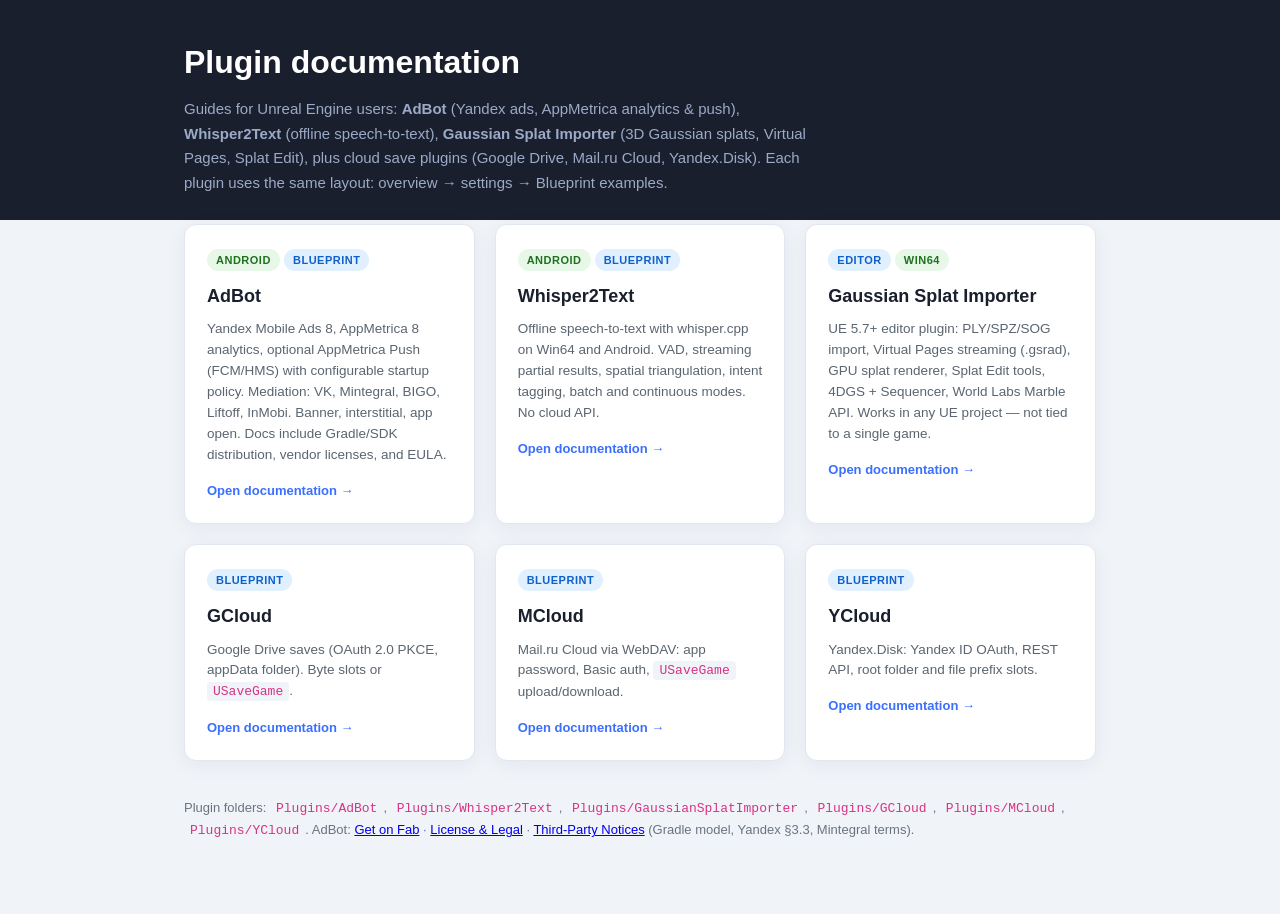
<file: index.html>
<!DOCTYPE html>
<html lang="en">
<head>
<meta charset="UTF-8">
<meta name="viewport" content="width=device-width, initial-scale=1.0">
<title>Plugin documentation — Unreal Engine</title>
<link rel="stylesheet" href="css/style.css">
</head>
<body class="docs-hub">
<div class="hub-inner">
  <div class="hub-hero">
    <h1>Plugin documentation</h1>
    <p>Guides for Unreal Engine users: <strong>AdBot</strong> (Yandex ads, AppMetrica analytics &amp; push), <strong>Whisper2Text</strong> (offline speech-to-text), <strong>Gaussian Splat Importer</strong> (3D Gaussian splats, Virtual Pages, Splat Edit), plus cloud save plugins (Google Drive, Mail.ru Cloud, Yandex.Disk). Each plugin uses the same layout: overview → settings → Blueprint examples.</p>
  </div>
  <div class="plugin-cards">
    <a class="plugin-card" href="adbot/index.html">
      <div class="badge-row"><span class="badge android">Android</span> <span class="badge bp">Blueprint</span></div>
      <h2>AdBot</h2>
      <p>Yandex Mobile Ads 8, AppMetrica 8 analytics, optional AppMetrica Push (FCM/HMS) with configurable startup policy. Mediation: VK, Mintegral, BIGO, Liftoff, InMobi. Banner, interstitial, app open. Docs include Gradle/SDK distribution, vendor licenses, and EULA.</p>
      <div class="go">Open documentation →</div>
    </a>
    <a class="plugin-card" href="whisper2text/index.html">
      <div class="badge-row"><span class="badge android">Android</span> <span class="badge bp">Blueprint</span></div>
      <h2>Whisper2Text</h2>
      <p>Offline speech-to-text with whisper.cpp on Win64 and Android. VAD, streaming partial results, spatial triangulation, intent tagging, batch and continuous modes. No cloud API.</p>
      <div class="go">Open documentation →</div>
    </a>
    <a class="plugin-card" href="gaussiansplat/index.html">
      <div class="badge-row"><span class="badge bp">Editor</span> <span class="badge android">Win64</span></div>
      <h2>Gaussian Splat Importer</h2>
      <p>UE 5.7+ editor plugin: PLY/SPZ/SOG import, Virtual Pages streaming (.gsrad), GPU splat renderer, Splat Edit tools, 4DGS + Sequencer, World Labs Marble API. Works in any UE project — not tied to a single game.</p>
      <div class="go">Open documentation →</div>
    </a>
    <a class="plugin-card" href="gcloud/index.html">
      <div class="badge-row"><span class="badge bp">Blueprint</span></div>
      <h2>GCloud</h2>
      <p>Google Drive saves (OAuth 2.0 PKCE, appData folder). Byte slots or <code>USaveGame</code>.</p>
      <div class="go">Open documentation →</div>
    </a>
    <a class="plugin-card" href="mcloud/index.html">
      <div class="badge-row"><span class="badge bp">Blueprint</span></div>
      <h2>MCloud</h2>
      <p>Mail.ru Cloud via WebDAV: app password, Basic auth, <code>USaveGame</code> upload/download.</p>
      <div class="go">Open documentation →</div>
    </a>
    <a class="plugin-card" href="ycloud/index.html">
      <div class="badge-row"><span class="badge bp">Blueprint</span></div>
      <h2>YCloud</h2>
      <p>Yandex.Disk: Yandex ID OAuth, REST API, root folder and file prefix slots.</p>
      <div class="go">Open documentation →</div>
    </a>
  </div>
  <p style="margin-top:36px;font-size:13px;color:#6a7480;">Plugin folders: <code>Plugins/AdBot</code>, <code>Plugins/Whisper2Text</code>, <code>Plugins/GaussianSplatImporter</code>, <code>Plugins/GCloud</code>, <code>Plugins/MCloud</code>, <code>Plugins/YCloud</code>. AdBot: <a href="https://www.fab.com/listings/3b5abcce-6957-423b-bfb4-ea51f73c232e" target="_blank" rel="noopener">Get on Fab</a> · <a href="legal/index.html">License &amp; Legal</a> · <a href="legal/THIRD_PARTY_NOTICES.md">Third-Party Notices</a> (Gradle model, Yandex §3.3, Mintegral terms).</p>
</div>
</body>
</html>
</file>
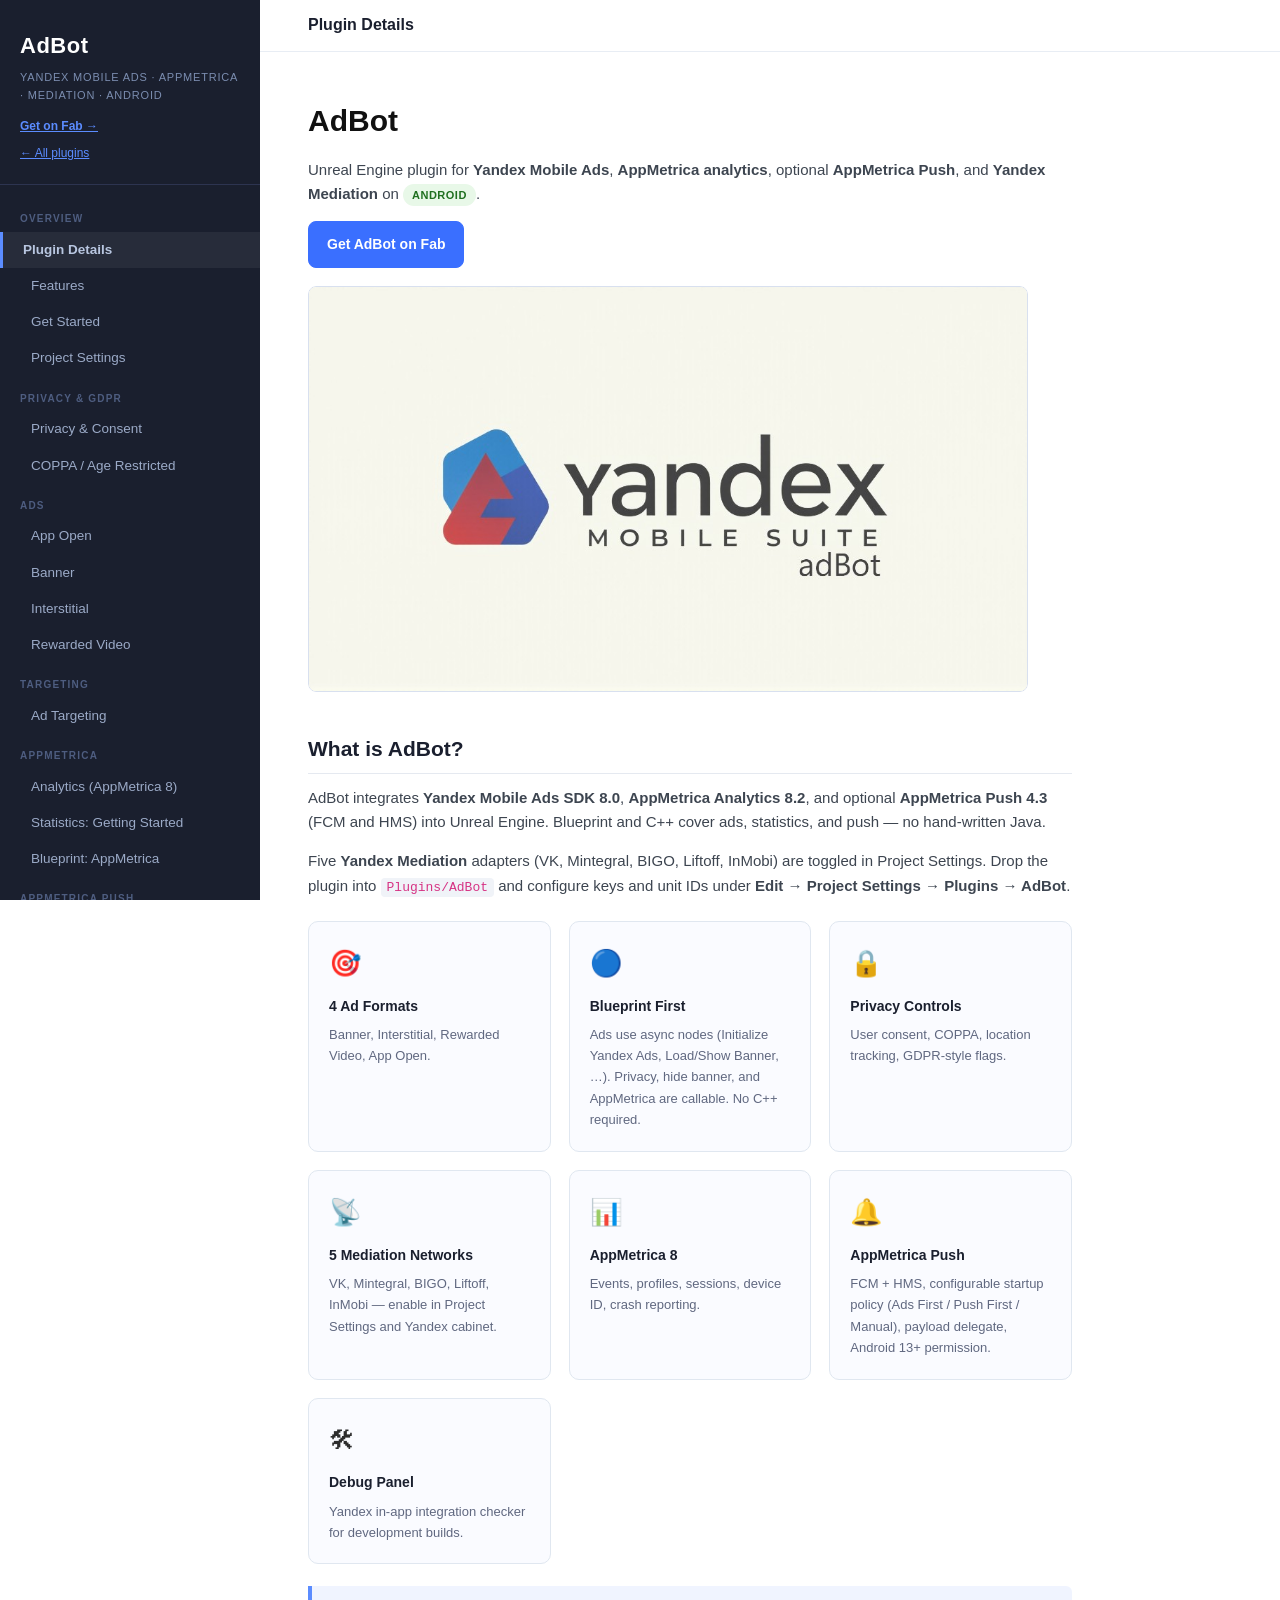
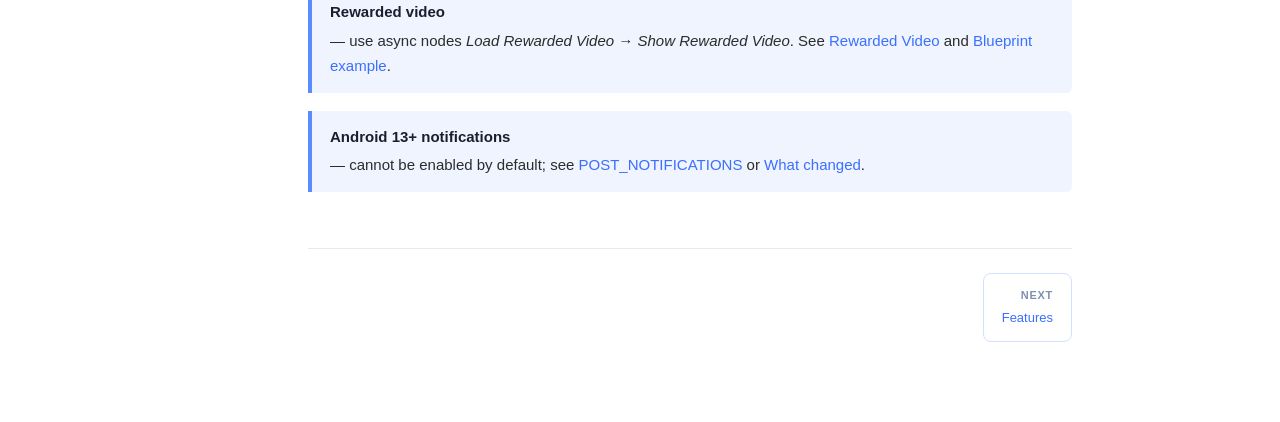
<file: adbot/index.html>
<!DOCTYPE html>
<html lang="en">
<head>
<meta charset="UTF-8">
<meta name="viewport" content="width=device-width, initial-scale=1.0">
<title>AdBot — Yandex Ads, AppMetrica, Push &amp; Mediation for Unreal Engine</title>
<link rel="stylesheet" href="../css/style.css">
</head>
<body>

<button id="hamburger" onclick="document.getElementById('sidebar').classList.toggle('open')">☰</button>

<!-- ===== SIDEBAR ===== -->
<nav id="sidebar">
  <div class="brand">
    <h1>AdBot</h1>
    <div class="tagline">Yandex Mobile Ads · AppMetrica · Mediation · Android</div>
    <p style="margin-top:12px;font-size:12px;"><a href="https://www.fab.com/listings/3b5abcce-6957-423b-bfb4-ea51f73c232e" target="_blank" rel="noopener" style="color:#5b8cff;font-weight:600;">Get on Fab →</a></p>
    <p style="margin-top:8px;font-size:12px;"><a href="../index.html" style="color:#5b8cff;">← All plugins</a></p>
  </div>
  <nav>
    <div class="nav-section">Overview</div>
    <a href="#" class="top-level active" onclick="show('home',this)">Plugin Details</a>
    <a href="#" onclick="show('features',this)">Features</a>
    <a href="#" onclick="show('setup',this)">Get Started</a>
    <a href="#" onclick="show('settings',this)">Project Settings</a>

    <div class="nav-section">Privacy &amp; GDPR</div>
    <a href="#" onclick="show('privacy',this)">Privacy &amp; Consent</a>
    <a href="#" onclick="show('coppa',this)">COPPA / Age Restricted</a>

    <div class="nav-section">Ads</div>
    <a href="#" onclick="show('appopen',this)">App Open</a>
    <a href="#" onclick="show('banner',this)">Banner</a>
    <a href="#" onclick="show('interstitial',this)">Interstitial</a>
    <a href="#" onclick="show('rewarded',this)">Rewarded Video</a>

    <div class="nav-section">Targeting</div>
    <a href="#" onclick="show('targeting',this)">Ad Targeting</a>

    <div class="nav-section">AppMetrica</div>
    <a href="#" onclick="show('appmetrica',this)">Analytics (AppMetrica 8)</a>
    <a href="#" onclick="show('metrica-start',this)">Statistics: Getting Started</a>
    <a href="#" onclick="show('bp-metrica',this)">Blueprint: AppMetrica</a>

    <div class="nav-section">AppMetrica Push</div>
    <a href="#" onclick="show('push-setup',this)">Push: Setup (FCM &amp; HMS)</a>
    <a href="#" onclick="show('bp-push',this)">Blueprint: Push Graphs</a>

    <div class="nav-section">Build &amp; SDK</div>
    <a href="#" onclick="show('integration-changes',this)">What Changed (checklist)</a>
    <a href="#" onclick="show('sdk-build',this)">SDK Versions &amp; Android Build</a>
    <a href="#" onclick="show('tips',this)">Tips &amp; troubleshooting</a>

    <div class="nav-section">Blueprint Examples</div>
    <a href="#" onclick="show('bp-privacy',this)">Privacy</a>
    <a href="#" onclick="show('bp-appopen',this)">App Open</a>
    <a href="#" onclick="show('bp-banner',this)">Banner</a>
    <a href="#" onclick="show('bp-interstitial',this)">Interstitial</a>
    <a href="#" onclick="show('bp-rewarded',this)">Rewarded Video</a>

    <div class="nav-section">C++ Examples</div>
    <a href="#" onclick="show('cpp-setup',this)">C++ Setup</a>
    <a href="#" onclick="show('cpp-banner',this)">Banner</a>
    <a href="#" onclick="show('cpp-interstitial',this)">Interstitial</a>
    <a href="#" onclick="show('cpp-rewarded',this)">Rewarded Video</a>

    <div class="nav-section">Mediation</div>
    <a href="#" onclick="show('mediation',this)">Yandex Mediation (5 networks)</a>

    <div class="nav-section">Support</div>
    <a href="#" onclick="show('legal',this)">License &amp; Legal</a>
    <a href="#" onclick="show('faq',this)">FAQ</a>
    <a href="#" onclick="show('debug',this)">Debug Panel</a>
    <a href="#" onclick="show('issues',this)">Issues &amp; requests</a>
    <a href="#" onclick="show('contact',this)">Contact</a>
  </nav>
</nav>

<!-- ===== CONTENT ===== -->
<div id="content">

<!-- HOME -->
<section id="home" class="page-section active">
  <div class="topbar"><h2>Plugin Details</h2></div>
  <article>
    <h1>AdBot</h1>
    <p>Unreal Engine plugin for <strong>Yandex Mobile Ads</strong>, <strong>AppMetrica analytics</strong>, optional <strong>AppMetrica Push</strong>, and <strong>Yandex Mediation</strong> on <span class="badge android">Android</span>.</p>
    <div class="issue-actions" style="margin-top:12px;margin-bottom:4px;">
      <a class="issue-btn primary" href="https://www.fab.com/listings/3b5abcce-6957-423b-bfb4-ea51f73c232e" target="_blank" rel="noopener">Get AdBot on Fab</a>
    </div>
    <div class="img-placeholder lg has-img">
      <img src="images/adbot-plugin-banner.png" alt="AdBot — Yandex Mobile Suite" loading="lazy">
    </div>
    <h2>What is AdBot?</h2>
    <p>AdBot integrates <strong>Yandex Mobile Ads SDK 8.0</strong>, <strong>AppMetrica Analytics 8.2</strong>, and optional <strong>AppMetrica Push 4.3</strong> (FCM and HMS) into Unreal Engine. Blueprint and C++ cover ads, statistics, and push — no hand-written Java.</p>
    <p>Five <strong>Yandex Mediation</strong> adapters (VK, Mintegral, BIGO, Liftoff, InMobi) are toggled in Project Settings. Drop the plugin into <code>Plugins/AdBot</code> and configure keys and unit IDs under <strong>Edit → Project Settings → Plugins → AdBot</strong>.</p>
    <div class="feature-grid">
      <div class="feature-card"><div class="icon">🎯</div><h4>4 Ad Formats</h4><p>Banner, Interstitial, Rewarded Video, App Open.</p></div>
      <div class="feature-card"><div class="icon">🔵</div><h4>Blueprint First</h4><p>Ads use async nodes (Initialize Yandex Ads, Load/Show Banner, …). Privacy, hide banner, and AppMetrica are callable. No C++ required.</p></div>
      <div class="feature-card"><div class="icon">🔒</div><h4>Privacy Controls</h4><p>User consent, COPPA, location tracking, GDPR-style flags.</p></div>
      <div class="feature-card"><div class="icon">📡</div><h4>5 Mediation Networks</h4><p>VK, Mintegral, BIGO, Liftoff, InMobi — enable in Project Settings and Yandex cabinet.</p></div>
      <div class="feature-card"><div class="icon">📊</div><h4>AppMetrica 8</h4><p>Events, profiles, sessions, device ID, crash reporting.</p></div>
      <div class="feature-card"><div class="icon">🔔</div><h4>AppMetrica Push</h4><p>FCM + HMS, configurable startup policy (Ads First / Push First / Manual), payload delegate, Android 13+ permission.</p></div>
      <div class="feature-card"><div class="icon">🛠</div><h4>Debug Panel</h4><p>Yandex in-app integration checker for development builds.</p></div>
    </div>

    <div class="callout" style="margin-top:16px;">
      <strong>Rewarded video</strong> — use async nodes <em>Load Rewarded Video</em> → <em>Show Rewarded Video</em>. See <a href="#" onclick="show('rewarded',document.querySelector('[onclick*=rewarded]'));return false;">Rewarded Video</a> and <a href="#" onclick="show('bp-rewarded',document.querySelector('[onclick*=bp-rewarded]'));return false;">Blueprint example</a>.
    </div>
    <div class="callout" style="margin-top:12px;">
      <strong>Android 13+ notifications</strong> — cannot be enabled by default; see <a href="#" onclick="show('push-setup',document.querySelector('[onclick*=push-setup]'));return false;">POST_NOTIFICATIONS</a> or <a href="#" onclick="show('integration-changes',document.querySelector('[onclick*=integration-changes]'));return false;">What changed</a>.
    </div>
    <div class="page-nav">
      <span></span>
      <a href="#" class="next" onclick="show('features',document.querySelector('[onclick*=features]'))">
        <span class="label">Next</span>Features
      </a>
    </div>
  </article>
</section>

<!-- FEATURES -->
<section id="features" class="page-section">
  <div class="topbar"><h2>Features</h2></div>
  <article>
    <h1>Features</h1>
    <h2>Ad Formats</h2>
    <table>
      <thead><tr><th>Format</th><th>Blueprint</th><th>C++</th><th>Notes</th></tr></thead>
      <tbody>
        <tr><td>Banner</td><td>✅ Async nodes</td><td>✅</td><td>8 size presets (0–7), auto-load at startup, Invalid SDK retries, no-fill retry</td></tr>
        <tr><td>Interstitial</td><td>✅ Async nodes</td><td>✅</td><td>Full-screen, load → show pattern</td></tr>
        <tr><td>Rewarded Video</td><td>✅ Async nodes</td><td>✅</td><td>Load → show → Reward Granted; reload after dismiss</td></tr>
        <tr><td>App Open</td><td>✅ Async nodes</td><td>✅</td><td>Vertical format, ideal for splash screens</td></tr>
      </tbody>
    </table>
    <h2>Blueprint async nodes</h2>
    <p>Search the node menu under <strong>AdBot</strong>. Each load/show pair is an async action (execution pins + delegate outputs).</p>
    <table>
      <thead><tr><th>Node</th><th>Menu category</th></tr></thead>
      <tbody>
        <tr><td>Initialize Yandex Ads</td><td>AdBot</td></tr>
        <tr><td>Load Banner / Show Banner</td><td>AdBot | Banner</td></tr>
        <tr><td>Load Interstitial / Show Interstitial</td><td>AdBot | Interstitial</td></tr>
        <tr><td>Load Rewarded Video / Show Rewarded Video</td><td>AdBot | Rewarded</td></tr>
        <tr><td>Load App Open / Show App Open</td><td>AdBot | App Open</td></tr>
      </tbody>
    </table>
    <p>Load/show nodes expose object tokens and structured errors: <strong>Banner View</strong>, <strong>Interstitial Ad</strong>, <strong>Video</strong>, <strong>App Open Ad</strong>, plus <code>FAdBotAdError</code>. Fullscreen tokens are single-use Blueprint proxies; the native Yandex ad object stays on Android.</p>
    <div class="img-placeholder md has-img">
      <img src="images/bp-load-banner-show-banner.png" alt="Load Banner and Show Banner async nodes (AdBot | Banner)" loading="lazy">
    </div>
    <h2>Privacy &amp; Compliance</h2>
    <table>
      <thead><tr><th>Feature</th><th>Blueprint Node</th></tr></thead>
      <tbody>
        <tr><td>User Consent (GDPR)</td><td>Set Yandex Ads User Consent</td></tr>
        <tr><td>Location Tracking</td><td>Set Yandex Ads Location Tracking Enabled</td></tr>
        <tr><td>Age Restricted (COPPA)</td><td>Set Yandex Ads Age Restricted User</td></tr>
        <tr><td>IAB TCF v2.0</td><td>Via certified CMP — SDK reads SharedPreferences</td></tr>
      </tbody>
    </table>
    <h2>Ad Targeting</h2>
    <p>Optional per-request targeting via <code>AdTargeting</code>: age, gender, geo-location, context query, context tags. All configured through Blueprint before loading ads.</p>
    <h2>AppMetrica Analytics (mobile)</h2>
    <p>AdBot ships <strong>AppMetrica Android SDK 8.2.x</strong> — this is the mobile analytics product paired with Yandex Ads (not the web Yandex.Metrica counter). Report custom events, user profiles, sessions, and crashes from Blueprint (<em>AdBot|AppMetrica</em>).</p>
    <h2>Yandex Mediation (5 networks)</h2>
    <p>Optional adapters: <strong>VK Ads (myTarget)</strong>, <strong>Mintegral</strong>, <strong>BIGO Ads</strong>, <strong>Liftoff (Vungle)</strong>, <strong>InMobi</strong>. Each has a toggle under <em>Project Settings → Yandex Mediation (Android)</em>. Enable the network in the <a href="https://partner.yandex.ru/" target="_blank" rel="noopener">Yandex Advertising Network</a> partner cabinet, then rebuild the APK. No extra Blueprint code.</p>
    <h2>AppMetrica Push (optional)</h2>
    <p>When <em>Enable AppMetrica Push</em> is on, the APK includes FCM/HMS providers. Startup timing is controlled by <strong>Push Startup Policy</strong> (<em>Ads First</em>, <em>Push First</em>, or <em>Manual</em>). See <a href="#" onclick="show('push-setup',document.querySelector('[onclick*=push-setup]'));return false;">Push: Setup</a>.</p>
    <div class="page-nav">
      <a href="#" onclick="show('home',document.querySelector('[onclick*=home]'))"><span class="label">Previous</span>Plugin Details</a>
      <a href="#" class="next" onclick="show('setup',document.querySelector('[onclick*=setup]'))"><span class="label">Next</span>Get Started</a>
    </div>
  </article>
</section>

<!-- GET STARTED -->
<section id="setup" class="page-section">
  <div class="topbar"><h2>Get Started</h2></div>
  <article>
    <h1>Get Started</h1>
    <h2>Requirements</h2>
    <ul>
      <li>Unreal Engine 5.x</li>
      <li>Android target platform configured in project</li>
      <li>minSdkVersion 21 or higher</li>
      <li>Account in <a href="https://partner.yandex.ru/" target="_blank">Yandex Advertising Network</a></li>
    </ul>
    <h2>1. Add the Plugin</h2>
    <p>Purchase and download from <a href="https://www.fab.com/listings/3b5abcce-6957-423b-bfb4-ea51f73c232e" target="_blank" rel="noopener">Fab</a>, then copy the <code>AdBot</code> plugin folder into your project's <code>Plugins/</code> directory:</p>
    <pre><code>YourProject/
  Plugins/
    AdBot/          ← paste here
      AdBot.uplugin
      Source/
      Platforms/</code></pre>
    <p>Restart the editor. In <strong>Edit → Plugins</strong>, find <em>AdBot</em> under the Advertising category and enable it.</p>
    <h2>2. Configure Ad Unit IDs</h2>
    <p>Open <strong>Edit → Project Settings → Plugins → AdBot</strong> and enter your Yandex Advertising Network placement IDs:</p>
    <div class="img-placeholder md has-img">
      <img src="images/project-settings-adbot.png" alt="Edit → Project Settings → Plugins → AdBot" loading="lazy">
    </div>
    <table>
      <thead><tr><th>Setting</th><th>Description</th></tr></thead>
      <tbody>
        <tr><td>Banner Ad Unit ID</td><td>Placement ID for banner ads</td></tr>
        <tr><td>Interstitial Unit ID</td><td>Placement ID for interstitial ads</td></tr>
        <tr><td>Rewarded Unit ID</td><td>Placement ID for rewarded video</td></tr>
        <tr><td>App Open Ad Unit ID</td><td>Placement ID for app-open format</td></tr>
        <tr><td>Default Banner Size Preset</td><td>Fallback only if <em>Auto Load Banner on SDK Init</em> is on (index 0 = Sticky 320&nbsp;dp classic banner)</td></tr>
        <tr><td>Auto Load Banner on SDK Init</td><td>Off by default — use <em>Load Banner</em> from Blueprint for size</td></tr>
        <tr><td>Init Yandex Ads SDK at Startup</td><td>Initialize from <code>GameActivity.onCreate</code> — or call async <em>Initialize Yandex Ads</em> from Blueprint</td></tr>
        <tr><td>AppMetrica API Key</td><td>AppMetrica cabinet key — strongly recommended for Ads 8</td></tr>
        <tr><td>Init AppMetrica at Startup</td><td><code>AppMetrica.activate</code> from onCreate</td></tr>
        <tr><td>Banner No-Fill Max Retries</td><td>Auto-retry count on empty inventory (0 = disabled)</td></tr>
        <tr><td>Banner No-Fill Retry Delay</td><td>Seconds between auto-retries (1–600)</td></tr>
      </tbody>
    </table>
    <div class="callout">
      <strong>Demo ad units for testing</strong>
      Yandex provides demo placement IDs that always return test ads:<br>
      <code>demo-banner-yandex</code> · <code>demo-interstitial-yandex</code> · <code>demo-rewarded-yandex</code> · <code>demo-appopenad-yandex</code>
    </div>
    <h2>3. Initialize in Blueprint</h2>
    <p>Recommended chain: privacy → <strong>Activate AppMetrica</strong> (or <em>Init AppMetrica at Startup</em>) → <strong>Initialize Yandex Ads</strong> once per session (Game Instance <em>Event Init</em>), unless <em>Init Yandex Ads SDK at Startup</em> already ran on Android:</p>
    <div class="img-placeholder md has-img">
      <img src="images/bp-load-ad-async-nodes.png" alt="AdBot async load nodes: Load Banner, Load Interstitial, Load Rewarded Video, Load App Open" loading="lazy">
    </div>
    <div class="callout warn">
      <strong>Privacy first</strong>
      If you use a consent dialog, call <strong>Set Yandex Ads User Consent</strong> and other privacy nodes <em>before</em> <strong>Initialize Yandex Ads</strong> (or before the first ad load if using startup init).
    </div>
    <h2>4. Package for Android</h2>
    <p>Build the project targeting Android. The plugin's UPL adds Yandex SDK and VK adapter Gradle dependencies automatically.</p>
    <div class="page-nav">
      <a href="#" onclick="show('features',document.querySelector('[onclick*=features]'))"><span class="label">Previous</span>Features</a>
      <a href="#" class="next" onclick="show('settings',document.querySelector('[onclick*=settings]'))"><span class="label">Next</span>Project Settings</a>
    </div>
  </article>
</section>

<!-- INTEGRATION CHANGES -->
<section id="integration-changes" class="page-section">
  <div class="topbar"><h2>What Changed</h2></div>
  <article>
    <h1>Integration checklist — what changed</h1>
    <p>If you upgraded AdBot or moved settings out of <code>DefaultGame.ini</code>, verify this table. <strong>Much of the Android behaviour is no longer “set once in Editor only”.</strong></p>
    <table>
      <thead><tr><th>Topic</th><th>Old assumption</th><th>Current behaviour</th></tr></thead>
      <tbody>
        <tr><td><strong>Settings file</strong></td><td><code>[/Script/AdBot.AdBotSettings]</code> in <code>DefaultGame.ini</code></td><td><strong>Ignored.</strong> Use <code>Config/DefaultAdBot.ini</code> only (<code>config = AdBot</code>).</td></tr>
        <tr><td><strong>Packaging</strong></td><td>Any copied ini path</td><td>UPL reads <strong>project root</strong> <code>Config/DefaultAdBot.ini</code>. In <code>DefaultGame.ini</code>, <code>AllowedConfigFiles</code> must be <code>Config/DefaultAdBot.ini</code> (not a wrong subfolder).</td></tr>
        <tr><td><strong>Banner size</strong></td><td>One preset in Project Settings</td><td><strong>Load Banner → Banner Size</strong> wins. <em>Default Banner Size Preset</em> applies only if <em>Auto Load Banner on SDK Init</em> is on and Blueprint has not called <em>Load Banner</em>.</td></tr>
        <tr><td><strong>AppMetrica statistics</strong></td><td>Same switch as push</td><td><strong>Independent.</strong> Analytics can work while push does not.</td></tr>
        <tr><td><strong>Push activation</strong></td><td>Immediate at startup</td><td>Controlled by <strong>Push Startup Policy</strong> when <em>Init AppMetrica Push at Startup</em> is on: <strong>Ads First</strong> (default — waits for Yandex init + first successful banner <code>onAdLoaded</code>, ~90&nbsp;s fallback), <strong>Push First</strong> (push before ads + <em>Push First Ads Cooldown</em>), <strong>Manual</strong> (Blueprint only).</td></tr>
        <tr><td><strong>HMS transport</strong></td><td>Often on by default</td><td><strong>Off by default</strong> — enable only for Huawei with HMS credentials.</td></tr>
        <tr><td><strong>Notifications (Android 13+)</strong></td><td>Manifest permission = notifications on</td><td><strong>Not true.</strong> User must approve the runtime dialog — see <a href="#" onclick="show('push-setup',document.querySelector('[onclick*=push-setup]'));return false;">Push setup</a>.</td></tr>
        <tr><td><strong>Firebase / FCM</strong></td><td>Only manual fields or only json path</td><td><strong>Import google-services.json…</strong>, or <strong>Prefer Google Services Json</strong> + path, or manual Firebase fields. When JSON mode is ON, <code>PushFirebase*</code> is <strong>auto-synced</strong> into <code>DefaultAdBot.ini</code> for <code>ymp_*</code> manifest meta (fields hidden in UI). Rebuild APK after change.</td></tr>
        <tr><td><strong>SDK init (Blueprint)</strong></td><td>Callable <em>Load Ad Data</em></td><td>Async <strong>Initialize Yandex Ads</strong> → exec <em>Ad Data Loaded</em>. Pure <strong>Is Ad Data Loaded</strong> to gate loads.</td></tr>
      </tbody>
    </table>
    <div class="callout danger">
      <strong>Notifications off after install (Android 13+)</strong>
      You <strong>cannot</strong> enable notifications “by default” without a user dialog. Manifest <code>POST_NOTIFICATIONS</code> + <em>Request Post Notifications Permission</em> in Blueprint are both required.
    </div>
    <h2>Кратко (RU)</h2>
    <ul>
      <li>Настройки AdBot — только в <code>Config/DefaultAdBot.ini</code>, не в <code>DefaultGame.ini</code>.</li>
      <li><strong>Статистика</strong> AppMetrica и <strong>push</strong> — разные цепочки; push требует <code>AppMetrica.activate()</code>, но не обязательно отправку статистики.</li>
      <li><strong>Push Startup Policy:</strong> <em>Ads First</em> (по умолчанию), <em>Push First</em> (push раньше рекламы + cooldown), <em>Manual</em> (только Blueprint).</li>
      <li><strong>Android 13+:</strong> уведомления <strong>нельзя</strong> включить автоматически — нужен системный диалог и согласие пользователя.</li>
      <li>После изменения push/Firebase — <strong>полная пересборка APK</strong>.</li>
      <li><strong>Firebase:</strong> кнопка <em>Import google-services.json…</em>, переключатель <em>Prefer Google Services Json</em> + путь, <strong>или</strong> ручные поля. В JSON-режиме поля <code>PushFirebase*</code> синхронизируются в ini автоматически.</li>
    </ul>
    <div class="page-nav">
      <a href="#" onclick="show('settings',document.querySelector('[onclick*=settings]'))"><span class="label">Previous</span>Project Settings</a>
      <a href="#" onclick="show('push-setup',document.querySelector('[onclick*=push-setup]'))"><span class="label">Next</span>Push setup</a>
    </div>
  </article>
</section>

<!-- PROJECT SETTINGS -->
<section id="settings" class="page-section">
  <div class="topbar"><h2>Project Settings</h2></div>
  <article>
    <h1>Project Settings</h1>
    <p>All AdBot settings live in <strong>Edit → Project Settings → Plugins → AdBot</strong> and are saved to <code>Config/DefaultAdBot.ini</code> in the <strong>project root</strong> (<code>config = AdBot</code>). Do <strong>not</strong> use <code>DefaultGame.ini</code> for <code>[/Script/AdBot.AdBotSettings]</code> — that section is ignored.</p>
    <div class="img-placeholder md has-img">
      <img src="images/project-settings-adbot.png" alt="Project Settings → Plugins → AdBot panel" loading="lazy">
    </div>
    <h2>Startup</h2>
    <table>
      <thead><tr><th>Property</th><th>Default</th><th>Description</th></tr></thead>
      <tbody>
        <tr><td>Init Yandex Ads SDK at Startup (Android)</td><td>On</td><td>Runs <code>YandexAds.initialize</code> from <code>GameActivity.onCreate</code> using unit IDs below. If off, call async <em>Initialize Yandex Ads</em> from Blueprint.</td></tr>
        <tr><td>Auto Load Banner on SDK Init</td><td>Off</td><td>When on, first banner uses <em>Default Banner Size Preset</em> without Blueprint <em>Load Banner</em></td></tr>
        <tr><td>Init AppMetrica at Startup (Android)</td><td>Off</td><td>Runs <code>AppMetrica.activate</code> from onCreate — enable if you use analytics before Blueprint</td></tr>
      </tbody>
    </table>
    <h2>Yandex Mobile Ads</h2>
    <table>
      <thead><tr><th>Property</th><th>Type</th><th>Default</th><th>Description</th></tr></thead>
      <tbody>
        <tr><td>Banner Ad Unit ID</td><td>String</td><td>—</td><td>Yandex banner placement ID</td></tr>
        <tr><td>Default Banner Size Preset</td><td>Enum (0–7)</td><td>Sticky 320&nbsp;dp (0)</td><td>Only when <em>Auto Load Banner on SDK Init</em> is on; otherwise use <em>Load Banner → Banner Size</em></td></tr>
        <tr><td>Interstitial Unit ID</td><td>String</td><td>—</td><td>Interstitial placement ID</td></tr>
        <tr><td>Rewarded Unit ID</td><td>String</td><td>—</td><td>Rewarded video placement ID</td></tr>
        <tr><td>App Open Ad Unit ID</td><td>String</td><td>—</td><td>App-open placement ID</td></tr>
        <tr><td>Banner No-Fill Max Retries</td><td>Int (0–20)</td><td>3</td><td>Auto-retries on empty ad inventory</td></tr>
        <tr><td>Banner No-Fill Retry Delay</td><td>Int (1–600 s)</td><td>20</td><td>Pause between auto-retries</td></tr>
      </tbody>
    </table>
    <h2>AppMetrica</h2>
    <table>
      <thead><tr><th>Property</th><th>Default</th><th>Description</th></tr></thead>
      <tbody>
        <tr><td>AppMetrica API Key</td><td>—</td><td>From <a href="https://appmetrica.yandex.com/" target="_blank">AppMetrica</a> cabinet (same Android app). Required for reliable Yandex Ads 8 banner/WebView path</td></tr>
        <tr><td>Session Timeout (seconds)</td><td>10</td><td>AppMetrica session timeout</td></tr>
        <tr><td>Enable SDK Logs</td><td>Off</td><td>AppMetrica Logcat (development)</td></tr>
        <tr><td>Activity Auto Tracking</td><td>On</td><td>Automatic activity lifecycle events</td></tr>
        <tr><td>Location Tracking</td><td>Off</td><td>Only enable with user consent</td></tr>
        <tr><td>Crash Reporting</td><td>On</td><td>Send crashes to AppMetrica</td></tr>
        <tr><td>Statistics Enabled</td><td>On</td><td>Master switch for sending statistics to AppMetrica servers</td></tr>
      </tbody>
    </table>
    <h2>Yandex Mediation (Android)</h2>
    <p>Each adapter increases APK size. Disable unused networks before release.</p>
    <table>
      <thead><tr><th>Property</th><th>Default</th><th>Gradle adapter (when ON)</th></tr></thead>
      <tbody>
        <tr><td>Enable VK Ads (myTarget)</td><td>Off</td><td><code>mobileads-mytarget:5.45.3.1</code></td></tr>
        <tr><td>Enable Mintegral</td><td>Off</td><td><code>mobileads-mintegral:17.0.41.0</code></td></tr>
        <tr><td>Enable BIGO Ads</td><td>Off</td><td><code>mobileads-bigoads:5.7.0.0</code></td></tr>
        <tr><td>Enable Liftoff (Vungle)</td><td>Off</td><td><code>mobileads-vungle:7.7.0.0</code></td></tr>
        <tr><td>Enable InMobi</td><td>Off</td><td><code>mobileads-inmobi:11.0.0.0</code></td></tr>
      </tbody>
    </table>
    <h2>AppMetrica Push (Android)</h2>
    <table>
      <thead><tr><th>Property</th><th>Default</th><th>Description</th></tr></thead>
      <tbody>
        <tr><td>Enable AppMetrica Push</td><td>Off</td><td>Master switch — adds push SDK + <code>POST_NOTIFICATIONS</code> to manifest; <strong>requires APK rebuild</strong>. Does not enable the system Notifications toggle on Android 13+.</td></tr>
        <tr><td>Init AppMetrica Push at Startup</td><td>Off</td><td>Auto <code>AppMetricaPush.activate</code> from onCreate — behaviour follows <strong>Push Startup Policy</strong></td></tr>
        <tr><td>Push Startup Policy</td><td>Ads First</td><td><strong>Ads First:</strong> wait for Yandex init + first successful banner <code>onAdLoaded</code>. <strong>Push First:</strong> activate push first, delay ads by cooldown. <strong>Manual:</strong> no auto activate — call <em>Activate AppMetrica Push</em> from Blueprint. Shown when both push master switch and startup init are on.</td></tr>
        <tr><td>Push First Ads Cooldown (ms)</td><td>2500</td><td><strong>Push First</strong> only: minimum delay before <code>YandexAds.initialize</code> and first ad loads after push activate (500–10000)</td></tr>
        <tr><td>Use Firebase Transport (FCM)</td><td>On</td><td>FCM + <code>push-provider-firebase</code></td></tr>
        <tr><td>Use HMS Transport</td><td>Off</td><td>Huawei Push + <code>push-provider-hms</code> — enable only on Huawei devices</td></tr>
        <tr><td>Prefer Google Services Json</td><td>Off</td><td>When <strong>On</strong>, copies <code>google-services.json</code> into the APK and <strong>auto-syncs</strong> <code>PushFirebase*</code> into <code>DefaultAdBot.ini</code> for <code>ymp_*</code> manifest meta</td></tr>
        <tr><td>Google Services Json Path</td><td>—</td><td>Relative to project root, e.g. <code>Build/Android/google-services.json</code>. Shown when toggle is On; file must exist at APK build time. Or use <strong>Import google-services.json…</strong> in Project Settings.</td></tr>
        <tr><td>Firebase App ID / Sender ID / API Key / Project ID</td><td>—</td><td>When toggle is <strong>Off</strong> — edit manually. When toggle is <strong>On</strong>, auto-synced from JSON (hidden in UI but written to ini). See <a href="#" onclick="show('push-setup',document.querySelector('[onclick*=push-setup]'));return false;">Push setup</a></td></tr>
        <tr><td>HMS App ID</td><td>—</td><td>From <code>agconnect-services.json</code> → <code>app_id</code></td></tr>
        <tr><td>Default Notification Icon Name</td><td>—</td><td>Drawable resource name (without <code>@drawable/</code>) for the small push icon in the Android notification tray</td></tr>
      </tbody>
    </table>
    <div class="callout warn">
      <strong>Do not mix plugins</strong>
      Disable the marketplace <em>YandexAppMetrica</em> plugin (mobmetricalib 5.x) when using AdBot — only one AppMetrica integration per app.
    </div>
    <div class="callout">
      <strong>Config/DefaultAdBot.ini</strong>
      Settings are saved under <code>[/Script/AdBot.AdBotSettings]</code> in the project root. Android UPL reads this file at package time. Also add <code>+ExtraPermissions=android.permission.POST_NOTIFICATIONS</code> under UE Android settings (<code>DefaultEngine.ini</code>).
    </div>
    <div class="callout warn">
      <strong>Statistics ≠ push</strong>
      AppMetrica events can work while push notifications do not (missing Firebase manifest meta, push not activated, or notification permission denied on Android 13+).
    </div>
    <div class="callout">
      <strong>AppMetrica core vs statistics</strong>
      Push requires <code>AppMetrica.activate()</code> (core SDK) but not statistics sending. <em>Statistics Enabled = false</em> still allows push; AdBot activates AppMetrica core with data sending off when needed.
    </div>
    <div class="page-nav">
      <a href="#" onclick="show('setup',document.querySelector('[onclick*=setup]'))"><span class="label">Previous</span>Get Started</a>
      <a href="#" class="next" onclick="show('integration-changes',document.querySelector('[onclick*=integration-changes]'))"><span class="label">Next</span>What Changed</a>
    </div>
  </article>
</section>

<!-- PRIVACY -->
<section id="privacy" class="page-section">
  <div class="topbar"><h2>Privacy &amp; Consent</h2></div>
  <article>
    <h1>Privacy &amp; Consent</h1>
    <p>AdBot exposes all Yandex SDK privacy controls as Blueprint nodes in the <strong>AdBot | Yandex Privacy</strong> category.</p>
    <div class="callout warn">
      <strong>Call privacy nodes before Initialize Yandex Ads</strong>
      Privacy flags are applied to Yandex SDK before <code>YandexAds.initialize</code>. Calling them after initialization is supported but preferred before the async <em>Initialize Yandex Ads</em> node (or before startup init runs).
    </div>
    <h2>Available Nodes</h2>
    <table>
      <thead><tr><th>Blueprint Node</th><th>Android API</th><th>Description</th></tr></thead>
      <tbody>
        <tr><td>Set Yandex Ads User Consent</td><td>YandexAds.setUserConsent</td><td>GDPR-style personalized ad consent (true/false)</td></tr>
        <tr><td>Set Yandex Ads Location Tracking Enabled</td><td>YandexAds.setLocationTracking</td><td>Enable after user consents to location use</td></tr>
        <tr><td>Set Yandex Ads Age Restricted User</td><td>YandexAds.setAgeRestricted</td><td>COPPA — mark user as under 13</td></tr>
        <tr><td>Set Yandex Ads SDK Logging Enabled</td><td>YandexAds.enableLogging</td><td>Logcat integration logs. Default: OFF</td></tr>
        <tr><td>Set Yandex Ads Debug Error Indicator Enabled</td><td>YandexAds.enableDebugErrorIndicator</td><td>Toast indicator for debug builds</td></tr>
        <tr><td>Show Yandex Ads Debug Panel</td><td>YandexAds.showDebugPanel</td><td>Opens Yandex in-app debug panel</td></tr>
      </tbody>
    </table>
    <h2>IAB TCF v2.0</h2>
    <p>If you use a certified CMP (Consent Management Platform), Yandex SDK reads <code>IABTCF_*</code> keys from Android <code>SharedPreferences</code> automatically. You do not need Blueprint nodes for this — just delay ads until the CMP finishes.</p>
    <div class="page-nav">
      <a href="#" onclick="show('settings',document.querySelector('[onclick*=settings]'))"><span class="label">Previous</span>Project Settings</a>
      <a href="#" class="next" onclick="show('coppa',document.querySelector('[onclick*=coppa]'))"><span class="label">Next</span>COPPA</a>
    </div>
  </article>
</section>

<!-- COPPA -->
<section id="coppa" class="page-section">
  <div class="topbar"><h2>COPPA / Age Restricted</h2></div>
  <article>
    <h1>COPPA / Age Restricted User</h1>
    <p>If your app targets children under 13, you must notify the Yandex Mobile Ads SDK on every app launch.</p>
    <div class="callout danger">
      <strong>Must call every launch</strong>
      Yandex documentation requires <code>setAgeRestricted</code> to be transmitted each time the app starts.
    </div>
    <h2>Blueprint</h2>
    <div class="img-placeholder md has-img">
      <img src="images/bp-yandex-privacy-targeting-nodes.png" alt="AdBot privacy and targeting nodes (Set Yandex Ads Age Restricted User, consent, targeting)" loading="lazy">
    </div>
    <pre><code><span class="cm">// Call before Initialize Yandex Ads (or before first ad if using startup init)</span>
<span class="kw">Set Yandex Ads Age Restricted User</span> (Age Restricted: <span class="kw">true</span>)</code></pre>
    <h2>C++</h2>
    <pre><code><span class="kw">#include</span> <span class="str">"AdBotBlueprintLibrary.h"</span>

<span class="cm">// On BeginPlay or before LoadAdData</span>
<span class="type">UAdBotBlueprintLibrary</span>::<span class="fn">SetYandexAdsAgeRestrictedUser</span>(<span class="kw">true</span>);</code></pre>
    <div class="page-nav">
      <a href="#" onclick="show('privacy',document.querySelector('[onclick*=privacy]'))"><span class="label">Previous</span>Privacy &amp; Consent</a>
      <a href="#" class="next" onclick="show('appopen',document.querySelector('[onclick*=appopen]'))"><span class="label">Next</span>App Open</a>
    </div>
  </article>
</section>

<!-- APP OPEN -->
<section id="appopen" class="page-section">
  <div class="topbar"><h2>App Open</h2></div>
  <article>
    <h1>App Open Ads</h1>
    <p>App open ads appear when users launch or return to the app. They can be closed at any time and are served from the vertical-only format in the Yandex network.</p>
    <h2>Async node flow</h2>
    <ol>
      <li>Configure <strong>App Open Ad Unit ID</strong> in Project Settings.</li>
      <li>After <strong>Initialize Yandex Ads</strong> (or startup init), call <strong>Load App Open</strong>.</li>
      <li>On <em>Ad Loaded</em> — pass <strong>App Open Ad</strong> into <strong>Show App Open</strong>.</li>
      <li>On <em>Ad Dismissed</em> — call <strong>Load App Open</strong> again before the next show.</li>
    </ol>
    <h2>App Open outputs</h2>
    <p><strong>Load App Open</strong> and <strong>Show App Open</strong> expose <strong>App Open Ad</strong> and <strong>Error</strong>. The ad token is single-use; reload after dismiss or failed show.</p>
    <table>
      <thead><tr><th>Pin</th><th>When it fires</th></tr></thead>
      <tbody>
        <tr><td>Ad Loaded</td><td>Creative ready (Load App Open)</td></tr>
        <tr><td>Ad Shown</td><td>Ad appeared on screen</td></tr>
        <tr><td>Failed To Show</td><td>Show call failed</td></tr>
        <tr><td>Ad Dismissed</td><td>User closed the ad</td></tr>
      </tbody>
    </table>
    <div class="img-placeholder lg has-img">
      <img src="images/bp-app-open-load-show.png" alt="Load App Open → Ad Loaded → Show App Open (AdBot | App Open)" loading="lazy">
    </div>
    <div class="page-nav">
      <a href="#" onclick="show('coppa',document.querySelector('[onclick*=coppa]'))"><span class="label">Previous</span>COPPA</a>
      <a href="#" class="next" onclick="show('banner',document.querySelector('[onclick*=banner]'))"><span class="label">Next</span>Banner</a>
    </div>
  </article>
</section>

<!-- BANNER -->
<section id="banner" class="page-section">
  <div class="topbar"><h2>Banner</h2></div>
  <article>
    <h1>Banner Ads</h1>
    <p>Banners are small ads displayed at the bottom of the screen without blocking content. AdBot supports sticky and adaptive inline sizes.</p>
    <h2>Banner Size Presets (<code>EAdBotBannerSizePreset</code>)</h2>
    <p>Blueprint enum index <strong>0–7</strong> (8 items). In the editor dropdown, <em>Inline max height 90 dp</em> is index <strong>7</strong> (8th item if counting from 1).</p>
    <table>
      <thead><tr><th>Index</th><th>Preset name</th><th>Yandex SDK</th><th>Notes</th></tr></thead>
      <tbody>
        <tr><td>0</td><td>Sticky 320 dp</td><td><code>BannerAdSize.sticky(activity, 320)</code></td><td>Legacy default; on UE + demo ID may hit <em>Invalid SDK state</em></td></tr>
        <tr><td>1</td><td>Sticky full width</td><td><code>BannerAdSize.sticky(activity, screenWidth)</code></td><td>Full width sticky</td></tr>
        <tr><td>2</td><td>Inline max height 250 dp</td><td><code>BannerAdSize.inline(activity, w, 250)</code></td><td></td></tr>
        <tr><td>3</td><td>Inline max height 300 dp</td><td><code>BannerAdSize.inline(activity, w, 300)</code></td><td></td></tr>
        <tr><td>4</td><td>Inline max height 400 dp</td><td><code>BannerAdSize.inline(activity, w, 400)</code></td><td></td></tr>
        <tr><td>5</td><td>Inline max height = screen</td><td><code>BannerAdSize.inline(activity, w, min(screenH, 480))</code></td><td>Capped for UE stability</td></tr>
        <tr><td>6</td><td>Inline max height 50 dp</td><td><code>BannerAdSize.inline(activity, w, 50)</code></td><td>Low strip — not the same as 90&nbsp;dp</td></tr>
        <tr><td>7</td><td>Inline max height 90 dp</td><td><code>BannerAdSize.inline(activity, w, 90)</code></td><td><strong>Recommended</strong> for bottom HUD; also <em>Default Banner Size Preset</em> in Project Settings</td></tr>
      </tbody>
    </table>
    <h2>Auto-load at startup</h2>
    <p>Only when <em>Auto Load Banner on SDK Init</em> is <strong>on</strong> (and a banner unit ID is set), Android loads the first banner using <strong>Default Banner Size Preset</strong> without Blueprint <em>Load Banner</em>. With the toggle off (default), call <em>Load Banner</em> after SDK init — <em>Load Banner → Banner Size</em> always overrides the preset.</p>
    <h2>No-Fill Auto-Retry</h2>
    <p>When Yandex returns empty inventory, the plugin automatically retries. Configure retries and delay in Project Settings (<em>Banner No-Fill Max Retries</em> / <em>Banner No-Fill Retry Delay Seconds</em>).</p>
    <h2>Blueprint outputs</h2>
    <p><strong>Load Banner</strong> outputs <strong>Banner View</strong> and <strong>Error</strong>. Save <strong>Banner View</strong> in a Blueprint variable and pass it into <strong>Show Banner</strong>. <strong>Show Banner</strong> returns the same <strong>Banner View</strong> plus <strong>Error</strong> on validation failures.</p>
    <h2>Async exec pins (Blueprint)</h2>
    <table>
      <thead><tr><th>Node</th><th>Pin</th><th>When it fires</th></tr></thead>
      <tbody>
        <tr><td>Load Banner</td><td>Ad Loaded</td><td>Creative ready — wire <strong>Banner View</strong> into Show Banner</td></tr>
        <tr><td>Load Banner</td><td>Failed To Load</td><td>Load error — read <strong>Error</strong></td></tr>
        <tr><td>Show Banner</td><td>Then</td><td>Show request sent to native layer</td></tr>
        <tr><td>Show Banner</td><td>Failed To Show</td><td>Validation failed — read <strong>Error</strong></td></tr>
      </tbody>
    </table>
    <p class="callout" style="margin-top:12px;">C++ integrations can still bind <code>UAdBotSubsystem::OnBannerLoaded</code> and related multicast delegates; Blueprint graphs should use the async nodes above.</p>
    <div class="img-placeholder lg has-img">
      <img src="images/bp-banner-load-show.png" alt="Load Banner → Show Banner (Inline 90 dp, bottom anchor)" loading="lazy">
    </div>
    <div class="page-nav">
      <a href="#" onclick="show('appopen',document.querySelector('[onclick*=appopen]'))"><span class="label">Previous</span>App Open</a>
      <a href="#" class="next" onclick="show('interstitial',document.querySelector('[onclick*=interstitial]'))"><span class="label">Next</span>Interstitial</a>
    </div>
  </article>
</section>

<!-- INTERSTITIAL -->
<section id="interstitial" class="page-section">
  <div class="topbar"><h2>Interstitial</h2></div>
  <article>
    <h1>Interstitial Ads</h1>
    <p>Full-screen ads displayed during natural breaks in the app, such as between game levels. Users can close them and return to the game.</p>
    <h2>Async node flow</h2>
    <ol>
      <li>Call <strong>Load Interstitial</strong> (async).</li>
      <li>On <em>Ad Loaded</em> — pass <strong>Interstitial Ad</strong> into <strong>Show Interstitial</strong> at a natural pause.</li>
      <li>On <em>Ad Dismissed</em> — call <strong>Load Interstitial</strong> again before the next show.</li>
    </ol>
    <div class="callout">
      <strong>One ad at a time</strong>
      The plugin guards against double-show. Only one interstitial can be shown at a time.
    </div>
    <h2>Interstitial outputs</h2>
    <p><strong>Load Interstitial</strong> and <strong>Show Interstitial</strong> expose <strong>Interstitial Ad</strong> and <strong>Error</strong>. The ad token is single-use; reload after dismiss or failed show.</p>
    <table>
      <thead><tr><th>Pin</th><th>Description</th></tr></thead>
      <tbody>
        <tr><td>Ad Loaded</td><td>Ready to show (Load Interstitial)</td></tr>
        <tr><td>Ad Shown</td><td>Appeared on screen</td></tr>
        <tr><td>Failed To Show</td><td>Show failed</td></tr>
        <tr><td>Ad Dismissed</td><td>Closed by user — reload before next show</td></tr>
      </tbody>
    </table>
    <div class="img-placeholder lg has-img">
      <img src="images/bp-interstitial-load-show.png" alt="Load Interstitial → Ad Loaded → Show Interstitial (AdBot | Interstitial)" loading="lazy">
    </div>
    <div class="page-nav">
      <a href="#" onclick="show('banner',document.querySelector('[onclick*=banner]'))"><span class="label">Previous</span>Banner</a>
      <a href="#" class="next" onclick="show('rewarded',document.querySelector('[onclick*=rewarded]'))"><span class="label">Next</span>Rewarded Video</a>
    </div>
  </article>
</section>

<!-- REWARDED -->
<section id="rewarded" class="page-section">
  <div class="topbar"><h2>Rewarded Video</h2></div>
  <article>
    <h1>Rewarded Video</h1>
    <p>Users voluntarily watch a rewarded video to earn in-game currency, extra lives, or other bonuses. AdBot exposes <strong>Load Rewarded Video</strong> and <strong>Show Rewarded Video</strong> async nodes (category <em>AdBot | Rewarded</em>).</p>
    <div class="callout">
      <strong>Recommended order on Android</strong>
      Initialize SDK → <strong>Load Banner</strong> → <strong>Show Banner</strong> (wait for banner impression) → <strong>Load Rewarded Video</strong> → on <em>Ad Loaded</em>, <strong>Show Rewarded Video</strong>. This primes the WebView pipeline used by Unreal <code>GameActivity</code>.
    </div>
    <h2>Project Settings</h2>
    <p>Set <strong>Rewarded Ad Unit ID</strong> (<code>demo-rewarded-yandex</code> for testing, or your <code>R-M-…</code> block for production). Rebuild the APK after changing unit IDs.</p>
    <h2>Async node flow</h2>
    <div class="img-placeholder lg has-img">
      <img src="images/bp-rewarded-load-show.png" alt="Load Rewarded Video → Ad Loaded → Show Rewarded Video (Video, RewardType, RewardCount, Error)" loading="lazy">
    </div>
    <ol>
      <li>Add <strong>Load Rewarded Video</strong>. Optional <em>Context Tags</em> (targeting keywords for this request).</li>
      <li>On <em>Ad Loaded</em> — pass the <strong>Video</strong> output into <strong>Show Rewarded Video</strong>.</li>
      <li>On <em>Failed To Load</em> — read the <strong>Error</strong> structure (<code>Code</code>, <code>Message</code>, <code>Domain</code>).</li>
      <li>On <em>Reward Granted</em> — grant <code>RewardType</code> / <code>RewardCount</code> to the player.</li>
      <li>On <em>Ad Dismissed</em> or <em>Failed To Show</em> — call <strong>Load Rewarded Video</strong> again before the next show (one creative = one show).</li>
    </ol>
    <h2>Outputs of Load Rewarded Video</h2>
    <p>Both <em>Ad Loaded</em> and <em>Failed To Load</em> expose the same data pins: <strong>Video</strong> and <strong>Error</strong>. On success, <code>Error.bHasError</code> is false. On failure, <strong>Video</strong> is empty and <strong>Error</strong> contains the Yandex load error.</p>
    <table>
      <thead><tr><th>Pin</th><th>Description</th></tr></thead>
      <tbody>
        <tr><td>Video</td><td>Blueprint token for the loaded Yandex rewarded creative. Wire it into Show Rewarded Video.</td></tr>
        <tr><td>Error</td><td><code>FAdBotAdError</code> from Yandex <code>AdRequestError</code> (description + code).</td></tr>
      </tbody>
    </table>
    <h2>Outputs of Show Rewarded Video</h2>
    <p>All exec outputs expose the same data pins: <strong>Video</strong>, <strong>RewardType</strong>, <strong>RewardCount</strong>, and <strong>Error</strong>. Reward fields are filled on <em>Reward Granted</em>; <strong>Error</strong> is filled on <em>Failed To Show</em>.</p>
    <table>
      <thead><tr><th>Pin</th><th>Description</th></tr></thead>
      <tbody>
        <tr><td>Video</td><td>The rewarded video token used by this show request.</td></tr>
        <tr><td>Reward Granted</td><td>User earned the reward (<code>RewardType</code>, <code>RewardCount</code>) from Yandex <code>Reward</code>.</td></tr>
        <tr><td>Ad Impression</td><td>Impression recorded by the SDK</td></tr>
        <tr><td>Ad Shown</td><td>Ad appeared on screen</td></tr>
        <tr><td>Ad Dismissed</td><td>User closed the ad — reload before next show</td></tr>
        <tr><td>Failed To Show</td><td>Show could not start — read the structured <strong>Error</strong> pin and offer a fallback.</td></tr>
      </tbody>
    </table>
    <div class="callout">
      <strong>Where the data comes from</strong>
      <code>Reward.getType()</code> → <code>RewardType</code>, <code>Reward.getAmount()</code> → <code>RewardCount</code>, and Yandex <code>AdRequestError</code>/<code>AdError</code> → <code>FAdBotAdError</code>.
    </div>
    <div class="callout warn">
      <strong>Context tags</strong>
      Tags on <em>Load Rewarded Video</em> merge with the global targeting snapshot (<em>Set Yandex Ad Targeting Context Tags</em>). Snapshot tags come first; per-load tags are appended without duplicates.
    </div>
    <div class="page-nav">
      <a href="#" onclick="show('interstitial',document.querySelector('[onclick*=interstitial]'))"><span class="label">Previous</span>Interstitial</a>
      <a href="#" class="next" onclick="show('targeting',document.querySelector('[onclick*=targeting]'))"><span class="label">Next</span>Ad Targeting</a>
    </div>
  </article>
</section>

<!-- TARGETING -->
<section id="targeting" class="page-section">
  <div class="topbar"><h2>Ad Targeting</h2></div>
  <article>
    <h1>Ad Targeting</h1>
    <p>Optional additional data improves ad relevance and revenue. Configure a targeting snapshot once; it is applied automatically to all ad requests (banner, interstitial, rewarded, app open).</p>
    <div class="callout warn">
      <strong>Location consent required</strong>
      Before passing location data, call <strong>Set Yandex Ads Location Tracking Enabled (true)</strong> — only after the user consents to location use.
    </div>
    <h2>Targeting Nodes (AdBot | Yandex Targeting)</h2>
    <table>
      <thead><tr><th>Blueprint Node</th><th>Parameter</th><th>Example</th></tr></thead>
      <tbody>
        <tr><td>Set Yandex Ad Targeting Age</td><td>String</td><td>"25"</td></tr>
        <tr><td>Set Yandex Ad Targeting Gender</td><td>EAdBotYandexTargetingGender</td><td>Male / Female / Unknown</td></tr>
        <tr><td>Set Yandex Ad Targeting Location</td><td>bool, Latitude, Longitude, Provider</td><td>true, 55.75, 37.62, "gps"</td></tr>
        <tr><td>Set Yandex Ad Targeting Context Query</td><td>String</td><td>"Buy a car in Moscow"</td></tr>
        <tr><td>Set Yandex Ad Targeting Context Tags</td><td>Array of String</td><td>["car", "used", "Moscow"]</td></tr>
        <tr><td>Clear Yandex Ad Targeting</td><td>—</td><td>Resets all targeting fields</td></tr>
      </tbody>
    </table>
    <h2>Recommended Order</h2>
    <pre><code>① <span class="kw">Set Yandex Ads User Consent</span>     (AdBot|Yandex Privacy)
② <span class="kw">Activate AppMetrica</span>            (AdBot|AppMetrica) — or enable Init AppMetrica at Startup
③ <span class="kw">Set Yandex Ad Targeting …</span>      (optional, AdBot|Yandex Targeting)
④ <span class="kw">Initialize Yandex Ads</span>        ← or enable Init Yandex Ads SDK at Startup (Android)
⑤ <span class="kw">Load Banner</span> / <span class="kw">Load Interstitial</span> / etc.
⑥ <span class="kw">Activate AppMetrica Push</span> (optional — required if policy is <em>Manual</em>; otherwise follows <em>Push Startup Policy</em>)</code></pre>
    <div class="page-nav">
      <a href="#" onclick="show('rewarded',document.querySelector('[onclick*=rewarded]'))"><span class="label">Previous</span>Rewarded Video</a>
      <a href="#" class="next" onclick="show('bp-privacy',document.querySelector('[onclick*=bp-privacy]'))"><span class="label">Next</span>Blueprint: Privacy</a>
    </div>
  </article>
</section>

<!-- BP PRIVACY -->
<section id="bp-privacy" class="page-section">
  <div class="topbar"><h2>Blueprint Examples — Privacy</h2></div>
  <article>
    <h1>Blueprint: Privacy Setup</h1>
    <p>Place this in your <strong>Game Instance Event Init</strong> (or before <em>Initialize Yandex Ads</em>) — before any ad loads.</p>
    <div class="img-placeholder lg has-img">
      <img src="images/bp-privacy-consent-load-show-banner.png" alt="Set Yandex Ads User Consent → Load Banner → Show Banner" loading="lazy">
    </div>
    <h2>Minimal Consent Setup</h2>
    <pre><code><span class="cm">// If user accepted your consent dialog:</span>
<span class="kw">Set Yandex Ads User Consent</span> (Consent: <span class="kw">true</span>)
<span class="kw">Initialize Yandex Ads</span>
  ↓ Ad Data Loaded
<span class="cm">// then Load Banner, etc.</span></code></pre>
    <h2>With Logging (Development)</h2>
    <pre><code><span class="kw">Set Yandex Ads SDK Logging Enabled</span> (Enabled: <span class="kw">true</span>)
<span class="kw">Set Yandex Ads Debug Error Indicator Enabled</span> (Enabled: <span class="kw">true</span>)
<span class="kw">Set Yandex Ads User Consent</span> (Consent: <span class="kw">true</span>)
<span class="kw">Initialize Yandex Ads</span>
  ↓ Ad Data Loaded</code></pre>
    <div class="callout">
      <strong>Shipping builds</strong>
      Keep <em>SDK Logging</em> and <em>Debug Error Indicator</em> disabled (default) for release. Only enable for debug/development builds.
    </div>
    <div class="page-nav">
      <a href="#" onclick="show('targeting',document.querySelector('[onclick*=targeting]'))"><span class="label">Previous</span>Ad Targeting</a>
      <a href="#" class="next" onclick="show('bp-appopen',document.querySelector('[onclick*=bp-appopen]'))"><span class="label">Next</span>Blueprint: App Open</a>
    </div>
  </article>
</section>

<!-- BP APP OPEN -->
<section id="bp-appopen" class="page-section">
  <div class="topbar"><h2>Blueprint Examples — App Open</h2></div>
  <article>
    <h1>Blueprint: App Open</h1>
    <div class="img-placeholder lg has-img">
      <img src="images/bp-app-open-load-show.png" alt="Load App Open → Ad Loaded → Show App Open" loading="lazy">
    </div>
    <h2>Step-by-Step</h2>
    <pre><code><span class="cm">// Game Instance Event Init (or after consent):</span>
<span class="kw">Initialize Yandex Ads</span>
  ↓ Ad Data Loaded
<span class="kw">Load App Open</span>
  ↓ Ad Loaded (App Open Ad)
<span class="kw">Show App Open</span>
  ↓ Ad Dismissed
<span class="kw">Load App Open</span>   <span class="cm">// reload before next show</span></code></pre>
    <div class="page-nav">
      <a href="#" onclick="show('bp-privacy',document.querySelector('[onclick*=bp-privacy]'))"><span class="label">Previous</span>Blueprint: Privacy</a>
      <a href="#" class="next" onclick="show('bp-banner',document.querySelector('[onclick*=bp-banner]'))"><span class="label">Next</span>Blueprint: Banner</a>
    </div>
  </article>
</section>

<!-- BP BANNER -->
<section id="bp-banner" class="page-section">
  <div class="topbar"><h2>Blueprint Examples — Banner</h2></div>
  <article>
    <h1>Blueprint: Banner</h1>
    <div class="img-placeholder lg has-img">
      <img src="images/bp-banner-load-show.png" alt="Load Banner → Show Banner" loading="lazy">
    </div>
    <h2>Basic Example</h2>
    <pre><code><span class="kw">Initialize Yandex Ads</span>
  ↓ Ad Data Loaded
<span class="kw">Load Banner</span> (Banner Size: Inline max height 90 dp, Anchor: Bottom)
  ↓ Ad Loaded (Banner View)
<span class="kw">Show Banner</span> (Banner View from Ad Loaded)</code></pre>
    <h2>Hide on Pause / Show on Resume</h2>
    <pre><code><span class="cm">// On pause:</span>
<span class="kw">Hide Banner</span>

<span class="cm">// On resume:</span>
<span class="kw">Show Banner</span></code></pre>
    <div class="callout">
      <strong>Prefer async wiring</strong>
      Connect <em>Load Banner → Ad Loaded</em> directly to <em>Show Banner</em> and pass the <strong>Banner View</strong> pin. Optional pure nodes: <em>Is Ad Data Loaded</em>, <em>Is Banner Loaded</em> (C++ / legacy checks only).
    </div>
    <div class="page-nav">
      <a href="#" onclick="show('bp-appopen',document.querySelector('[onclick*=bp-appopen]'))"><span class="label">Previous</span>Blueprint: App Open</a>
      <a href="#" class="next" onclick="show('bp-interstitial',document.querySelector('[onclick*=bp-interstitial]'))"><span class="label">Next</span>Blueprint: Interstitial</a>
    </div>
  </article>
</section>

<!-- BP INTERSTITIAL -->
<section id="bp-interstitial" class="page-section">
  <div class="topbar"><h2>Blueprint Examples — Interstitial</h2></div>
  <article>
    <h1>Blueprint: Interstitial</h1>
    <div class="img-placeholder lg has-img">
      <img src="images/bp-interstitial-load-show.png" alt="Load Interstitial → Ad Loaded → Show Interstitial" loading="lazy">
    </div>
    <h2>Between-level flow</h2>
    <pre><code><span class="cm">// Pre-load before level ends:</span>
<span class="kw">Load Interstitial</span>
  ↓ Ad Loaded

<span class="cm">// On level end:</span>
<span class="kw">Show Interstitial</span>
  ↓ Ad Dismissed
<span class="kw">Load Interstitial</span>   <span class="cm">// pre-load for next</span></code></pre>
    <div class="page-nav">
      <a href="#" onclick="show('bp-banner',document.querySelector('[onclick*=bp-banner]'))"><span class="label">Previous</span>Blueprint: Banner</a>
      <a href="#" class="next" onclick="show('bp-rewarded',document.querySelector('[onclick*=bp-rewarded]'))"><span class="label">Next</span>Blueprint: Rewarded Video</a>
    </div>
  </article>
</section>

<!-- BP REWARDED -->
<section id="bp-rewarded" class="page-section">
  <div class="topbar"><h2>Blueprint Examples — Rewarded Video</h2></div>
  <article>
    <h1>Blueprint: Rewarded Video</h1>
    <div class="img-placeholder lg has-img">
      <img src="images/bp-rewarded-load-show.png" alt="Load Rewarded Video → Show Rewarded Video (context tags, reward outputs)" loading="lazy">
    </div>
    <h2>Full async flow</h2>
    <pre><code><span class="cm">// Once per session (e.g. GameMode BeginPlay):</span>
<span class="kw">Initialize Yandex Ads</span>   <span class="cm">// skip if Init Yandex Ads SDK at Startup is on</span>
<span class="kw">Load Banner</span> → <span class="kw">Show Banner</span>   <span class="cm">// wait for banner impression</span>

<span class="cm">// Player taps "Watch ad":</span>
<span class="kw">Load Rewarded Video</span> (Context Tags: ["bonus", "coins"])
  ↓ Ad Loaded (Video)
<span class="kw">Show Rewarded Video</span> (Rewarded Video: Video)
  ↓ Reward Granted (RewardType, RewardCount)
      → Grant reward to player
  ↓ Ad Dismissed
      → <span class="kw">Load Rewarded Video</span>   <span class="cm">// preload next</span>
  ↓ Failed To Show
      → Read Error.Message / retry load</code></pre>
    <div class="callout">
      <strong>Single-use creative</strong>
      After <em>Reward Granted</em>, <em>Ad Dismissed</em>, or <em>Failed To Show</em>, always call <em>Load Rewarded Video</em> again before the next <em>Show Rewarded Video</em>.
    </div>
    <div class="page-nav">
      <a href="#" onclick="show('bp-interstitial',document.querySelector('[onclick*=bp-interstitial]'))"><span class="label">Previous</span>Blueprint: Interstitial</a>
      <a href="#" class="next" onclick="show('cpp-setup',document.querySelector('[onclick*=cpp-setup]'))"><span class="label">Next</span>C++ Setup</a>
    </div>
  </article>
</section>

<!-- CPP SETUP -->
<section id="cpp-setup" class="page-section">
  <div class="topbar"><h2>C++ Setup</h2></div>
  <article>
    <h1>C++ Setup</h1>
    <p>You can call AdBot from C++ via <code>UAdBotBlueprintLibrary</code> and <code>UAdBotSubsystem</code> (<code>GetAdBotSubsystem</code>).</p>
    <h2>Add Module Dependency</h2>
    <p>In your project's <code>Build.cs</code>:</p>
    <pre><code><span class="type">PublicDependencyModuleNames</span>.AddRange(<span class="kw">new</span> <span class="type">string</span>[] { <span class="str">"AdBot"</span> });</code></pre>
    <h2>Include Headers</h2>
    <pre><code><span class="kw">#include</span> <span class="str">"AdBotBlueprintLibrary.h"</span>
<span class="kw">#include</span> <span class="str">"AdBotSubsystem.h"</span>
<span class="kw">#include</span> <span class="str">"AdBotBannerTypes.h"</span>
<span class="kw">#include</span> <span class="str">"AdBotYandexTypes.h"</span></code></pre>
    <h2>Initialize</h2>
    <pre><code><span class="cm">// Before init — privacy flags:</span>
<span class="type">UAdBotBlueprintLibrary</span>::<span class="fn">SetYandexAdsUserConsent</span>(<span class="kw">true</span>);

<span class="cm">// Initialize SDK + ads:</span>
<span class="type">UAdBotBlueprintLibrary</span>::<span class="fn">LoadAdData</span>();</code></pre>
    <div class="page-nav">
      <a href="#" onclick="show('bp-rewarded',document.querySelector('[onclick*=bp-rewarded]'))"><span class="label">Previous</span>Blueprint: Rewarded</a>
      <a href="#" class="next" onclick="show('cpp-banner',document.querySelector('[onclick*=cpp-banner]'))"><span class="label">Next</span>C++: Banner</a>
    </div>
  </article>
</section>

<!-- CPP BANNER -->
<section id="cpp-banner" class="page-section">
  <div class="topbar"><h2>C++ — Banner</h2></div>
  <article>
    <h1>C++: Banner</h1>
    <pre><code><span class="kw">#include</span> <span class="str">"AdBotBlueprintLibrary.h"</span>
<span class="kw">#include</span> <span class="str">"AdBotSubsystem.h"</span>
<span class="kw">#include</span> <span class="str">"AdBotBannerTypes.h"</span>

<span class="cm">// Load banner with sticky full-width preset:</span>
<span class="type">UAdBotBlueprintLibrary</span>::<span class="fn">LoadBanner</span>(<span class="kw">nullptr</span>, <span class="type">EAdBotBannerSizePreset</span>::StickyFullWidth);

<span class="cm">// Listen for events via subsystem:</span>
<span class="type">UAdBotSubsystem</span>* Ads = <span class="type">UAdBotBlueprintLibrary</span>::<span class="fn">GetAdBotSubsystem</span>(<span class="kw">this</span>);
Ads-><span class="fn">OnBannerLoaded</span>.AddDynamic(<span class="kw">this</span>, &amp;<span class="type">AMyActor</span>::OnBannerReady);

<span class="cm">// Show / Hide:</span>
<span class="type">UAdBotBlueprintLibrary</span>::<span class="fn">ShowBanner</span>();
<span class="type">UAdBotBlueprintLibrary</span>::<span class="fn">HideBanner</span>();</code></pre>
    <div class="page-nav">
      <a href="#" onclick="show('cpp-setup',document.querySelector('[onclick*=cpp-setup]'))"><span class="label">Previous</span>C++ Setup</a>
      <a href="#" class="next" onclick="show('cpp-interstitial',document.querySelector('[onclick*=cpp-interstitial]'))"><span class="label">Next</span>C++: Interstitial</a>
    </div>
  </article>
</section>

<!-- CPP INTERSTITIAL -->
<section id="cpp-interstitial" class="page-section">
  <div class="topbar"><h2>C++ — Interstitial</h2></div>
  <article>
    <h1>C++: Interstitial</h1>
    <pre><code><span class="kw">#include</span> <span class="str">"AdBotBlueprintLibrary.h"</span>
<span class="kw">#include</span> <span class="str">"AdBotSubsystem.h"</span>

<span class="type">UAdBotSubsystem</span>* Ads = <span class="type">UAdBotBlueprintLibrary</span>::<span class="fn">GetAdBotSubsystem</span>(<span class="kw">this</span>);
Ads-><span class="fn">OnInterstitialLoaded</span>.AddDynamic(<span class="kw">this</span>, &amp;<span class="type">AMyActor</span>::OnInterstitialReady);
Ads-><span class="fn">OnInterstitialDismissed</span>.AddDynamic(<span class="kw">this</span>, &amp;<span class="type">AMyActor</span>::OnInterstitialDone);

<span class="cm">// Pre-load:</span>
<span class="type">UAdBotBlueprintLibrary</span>::<span class="fn">LoadInterstitial</span>();

<span class="cm">// Show when ready:</span>
<span class="kw">void</span> <span class="type">AMyActor</span>::<span class="fn">OnInterstitialReady</span>() {
    <span class="type">UAdBotBlueprintLibrary</span>::<span class="fn">ShowInterstitial</span>();
}

<span class="cm">// After dismiss — reload for next time:</span>
<span class="kw">void</span> <span class="type">AMyActor</span>::<span class="fn">OnInterstitialDone</span>() {
    <span class="type">UAdBotBlueprintLibrary</span>::<span class="fn">LoadInterstitial</span>();
}</code></pre>
    <div class="page-nav">
      <a href="#" onclick="show('cpp-banner',document.querySelector('[onclick*=cpp-banner]'))"><span class="label">Previous</span>C++: Banner</a>
      <a href="#" class="next" onclick="show('cpp-rewarded',document.querySelector('[onclick*=cpp-rewarded]'))"><span class="label">Next</span>C++: Rewarded</a>
    </div>
  </article>
</section>

<!-- CPP REWARDED -->
<section id="cpp-rewarded" class="page-section">
  <div class="topbar"><h2>C++ — Rewarded Video</h2></div>
  <article>
    <h1>C++: Rewarded Video</h1>
    <pre><code><span class="kw">#include</span> <span class="str">"AdBotSubsystem.h"</span>
<span class="kw">#include</span> <span class="str">"AdBotBlueprintLibrary.h"</span>

<span class="type">UAdBotSubsystem</span>* Ads = <span class="type">UAdBotBlueprintLibrary</span>::<span class="fn">GetAdBotSubsystem</span>(<span class="kw">this</span>);

Ads-><span class="fn">OnRewardGranted</span>.AddDynamic(<span class="kw">this</span>, &amp;<span class="type">AMyActor</span>::HandleReward);
Ads-><span class="fn">OnRewardedDismissed</span>.AddDynamic(<span class="kw">this</span>, &amp;<span class="type">AMyActor</span>::HandleDismissed);

<span class="cm">// Load with optional context tags:</span>
<span class="type">TArray</span>&lt;<span class="type">FString</span>&gt; Tags = { <span class="str">"bonus"</span>, <span class="str">"coins"</span> };
<span class="type">UAdBotBlueprintLibrary</span>::<span class="fn">LoadRewarded</span>(Tags);

<span class="cm">// Show after subsystem OnRewardedLoaded (C++); Blueprint: use Show Rewarded Video async node</span>
<span class="type">UAdBotBlueprintLibrary</span>::<span class="fn">ShowRewarded</span>();

<span class="cm">// Reward callback:</span>
<span class="kw">void</span> <span class="type">AMyActor</span>::<span class="fn">HandleReward</span>(<span class="type">FString</span> RewardType, <span class="type">int64</span> RewardAmount) {
    <span class="cm">// Grant RewardAmount of RewardType to player</span>
}</code></pre>
    <div class="page-nav">
      <a href="#" onclick="show('cpp-interstitial',document.querySelector('[onclick*=cpp-interstitial]'))"><span class="label">Previous</span>C++: Interstitial</a>
      <a href="#" class="next" onclick="show('appmetrica',document.querySelector('[onclick*=appmetrica]'))"><span class="label">Next</span>AppMetrica</a>
    </div>
  </article>
</section>

<!-- APPMETRICA -->
<section id="appmetrica" class="page-section">
  <div class="topbar"><h2>AppMetrica Analytics</h2></div>
  <article>
    <h1>AppMetrica 8 (mobile analytics)</h1>
    <p><strong>AppMetrica</strong> is Yandex's analytics SDK for Android/iOS. It is <em>not</em> the same as web <strong>Yandex.Metrica</strong> (site counter). AdBot bundles <code>io.appmetrica.analytics:analytics:8.2.0</code> and exposes Blueprint nodes under <strong>AdBot|AppMetrica</strong>.</p>
    <div class="callout">
      <strong>Why it matters for ads</strong>
      Yandex Mobile Ads SDK 8 expects AppMetrica to be present. Activating AppMetrica before <code>YandexAds.initialize</code> reduces banner <em>Invalid SDK state</em> and improves fill on production <code>R-M-…</code> placements.
    </div>
    <div class="callout warn">
      <strong>One AppMetrica per app</strong>
      Do not enable the old marketplace <em>YandexAppMetrica</em> plugin (mobmetricalib 5.x) together with AdBot.
    </div>
    <div class="callout">
      <strong>Statistics vs push</strong>
      <em>Statistics Enabled</em> controls event sending only. AppMetrica Push needs <code>AppMetrica.activate()</code> (core SDK), which AdBot can run even when statistics sending is off.
    </div>
    <h2>Blueprint nodes</h2>
    <table>
      <thead><tr><th>Node</th><th>Description</th></tr></thead>
      <tbody>
        <tr><td>Activate AppMetrica</td><td>Uses Project Settings (API key, session timeout, logs, tracking flags). Idempotent.</td></tr>
        <tr><td>Is AppMetrica Activated</td><td>Returns true after successful activate on Android</td></tr>
        <tr><td>Report AppMetrica Event</td><td>Custom event name + optional JSON parameters (valid JSON or empty)</td></tr>
        <tr><td>Send AppMetrica Events Buffer</td><td>Flush queued events (e.g. before exit)</td></tr>
        <tr><td>Set AppMetrica User Profile ID</td><td>Profile ID for subsequent reports</td></tr>
        <tr><td>Report AppMetrica User Profile</td><td>Name, gender, age, notifications flag</td></tr>
        <tr><td>Pause / Resume AppMetrica Session</td><td>Session lifecycle (bound to GameActivity)</td></tr>
        <tr><td>Set AppMetrica Statistics Enabled</td><td>Runtime toggle for sending statistics</td></tr>
        <tr><td>Get AppMetrica Device ID</td><td>Device ID after activation (SDK 8.1+)</td></tr>
      </tbody>
    </table>
    <h2>Startup vs Blueprint activate</h2>
    <ul>
      <li><strong>Init AppMetrica at Startup</strong> — <code>AppMetrica.activate</code> from <code>GameActivity.onCreate</code> (Project Settings).</li>
      <li><strong>Activate AppMetrica</strong> node — call from Blueprint before <em>Initialize Yandex Ads</em> if startup init is off.</li>
    </ul>
    <h2>Viewing data</h2>
    <p>Events and profiles appear in the <a href="https://appmetrica.yandex.com/" target="_blank">AppMetrica web cabinet</a> (reports, funnels, retention). Allow a few minutes delay for first events on a new install.</p>
    <div class="page-nav">
      <a href="#" onclick="show('cpp-rewarded',document.querySelector('[onclick*=cpp-rewarded]'))"><span class="label">Previous</span>C++: Rewarded</a>
      <a href="#" class="next" onclick="show('metrica-start',document.querySelector('[onclick*=metrica-start]'))"><span class="label">Next</span>Statistics: Getting Started</a>
    </div>
    <p style="margin-top:20px;"><a href="#" onclick="show('metrica-start',document.querySelector('[onclick*=metrica-start]'));return false;">Step-by-step statistics guide →</a></p>
  </article>
</section>

<!-- BP METRICA -->
<section id="bp-metrica" class="page-section">
  <div class="topbar"><h2>Blueprint — AppMetrica</h2></div>
  <article>
    <h1>Blueprint: AppMetrica examples</h1>
    <h2>Minimal (with ads)</h2>
    <pre><code><span class="cm">// Game Instance Init — before Initialize Yandex Ads:</span>
<span class="kw">Set Yandex Ads User Consent</span> (Consent: <span class="kw">true</span>)
<span class="kw">Activate AppMetrica</span>
<span class="kw">Initialize Yandex Ads</span>
  ↓ Ad Data Loaded</code></pre>
    <h2>Level completed event</h2>
    <pre><code><span class="kw">Report AppMetrica Event</span>
  Event Name: <span class="str">"level_complete"</span>
  Json Parameters: <span class="str">"{\"level\":3,\"score\":1200}"</span></code></pre>
    <div class="callout">
      <strong>JSON parameters</strong>
      Must be valid JSON (e.g. <code>{"key":"value"}</code>) or an empty string. Invalid JSON is ignored or logged on Android.
    </div>
    <h2>User profile after login</h2>
    <pre><code><span class="kw">Set AppMetrica User Profile ID</span> (User Profile ID: PlayerIdString)

<span class="kw">Report AppMetrica User Profile</span>
  User Profile ID: PlayerIdString
  Profile: Name = "Player", Age = 25, Gender = Male</code></pre>
    <h2>Pause statistics (GDPR opt-out)</h2>
    <pre><code><span class="kw">Set AppMetrica Statistics Enabled</span> (Enabled: <span class="kw">false</span>)
<span class="cm">// Re-enable after consent:</span>
<span class="kw">Set AppMetrica Statistics Enabled</span> (Enabled: <span class="kw">true</span>)</code></pre>
    <h2>Flush before Android back button / quit</h2>
    <pre><code><span class="kw">Send AppMetrica Events Buffer</span></code></pre>
    <div class="page-nav">
      <a href="#" onclick="show('appmetrica',document.querySelector('[onclick*=appmetrica]'))"><span class="label">Previous</span>AppMetrica</a>
      <a href="#" class="next" onclick="show('metrica-start',document.querySelector('[onclick*=metrica-start]'))"><span class="label">Next</span>Statistics: Getting Started</a>
    </div>
  </article>
</section>

<!-- METRICA START -->
<section id="metrica-start" class="page-section">
  <div class="topbar"><h2>Statistics: Getting Started</h2></div>
  <article>
    <h1>Getting started with AppMetrica statistics</h1>
    <p>See sidebar sections <em>Analytics</em> and <em>Blueprint: AppMetrica</em> for node reference. This page is the setup checklist.</p>
    <ol>
      <li>Create Android app in <a href="https://appmetrica.yandex.com/" target="_blank" rel="noopener">AppMetrica</a> → copy API key.</li>
      <li>Paste into <strong>Project Settings → AdBot → AppMetrica API Key</strong>.</li>
      <li><strong>Init AppMetrica at Startup</strong> or <strong>Activate AppMetrica</strong> before <strong>Initialize Yandex Ads</strong> (or before ads if SDK init runs at startup).</li>
      <li>Send events with <strong>Report AppMetrica Event</strong>; view reports in the cabinet.</li>
    </ol>
    <div class="page-nav">
      <a href="#" onclick="show('appmetrica',document.querySelector('[onclick*=appmetrica]'))"><span class="label">Previous</span>Analytics</a>
      <a href="#" class="next" onclick="show('push-setup',document.querySelector('[onclick*=push-setup]'))"><span class="label">Next</span>Push setup</a>
    </div>
  </article>
</section>

<!-- PUSH SETUP -->
<section id="push-setup" class="page-section">
  <div class="topbar"><h2>Push: Setup (FCM &amp; HMS)</h2></div>
  <article>
    <h1>AppMetrica Push configuration</h1>
    <p>Based on <a href="https://appmetrica.yandex.ru/docs/ru/sdk/android/push/android-settings" target="_blank" rel="noopener">Yandex: App configuration</a> (EN: <a href="https://appmetrica.yandex.com/docs/en/sdk/android/push/android-settings" target="_blank" rel="noopener">link</a>).</p>
    <h2>Firebase (Google)</h2>
    <ol>
      <li>Firebase Console → project → Android app (same package as UE build).</li>
      <li><strong>Service accounts → Generate new private key</strong> (JSON).</li>
      <li>Enable FCM API in Google Cloud.</li>
      <li>AppMetrica → Settings → Push notifications → upload JSON under <strong>FCM service account key</strong>.</li>
      <li>AdBot: <strong>Enable AppMetrica Push</strong>, <strong>Use Firebase Transport</strong>; use <strong>Import google-services.json…</strong>, or <strong>Prefer Google Services Json</strong> + path to <code>google-services.json</code>, or toggle off + manual Firebase fields — see <a href="#" onclick="show('settings',document.querySelector('[onclick*=settings]'));return false;">Project Settings</a>.</li>
    </ol>
    <h2>Push Startup Policy</h2>
    <p>When <em>Init AppMetrica Push at Startup</em> is enabled, <strong>Push Startup Policy</strong> controls when <code>AppMetricaPush.activate</code> runs relative to Yandex Ads:</p>
    <table>
      <thead><tr><th>Policy</th><th>When push activates</th><th>Ads behaviour</th><th>Use when</th></tr></thead>
      <tbody>
        <tr><td><strong>Ads First</strong> (default)</td><td>After Yandex SDK init + first <strong>successful</strong> banner <code>onAdLoaded</code> (~90&nbsp;s fallback)</td><td>Normal startup</td><td>Safe default — avoids <em>Invalid SDK state</em> from overlapping push and banner WebView</td></tr>
        <tr><td><strong>Push First</strong></td><td>Early in <code>GameActivity.onCreate</code>, before Yandex Ads init</td><td>Yandex init and first ad loads delayed by <em>Push First Ads Cooldown (ms)</em> (default 2500)</td><td>Need FCM token / push registration immediately without waiting for a banner</td></tr>
        <tr><td><strong>Manual</strong></td><td>Never automatically — call <em>Activate AppMetrica Push</em> from Blueprint</td><td>Normal startup</td><td>Full control over timing in game code</td></tr>
      </tbody>
    </table>
    <div class="callout">
      <strong>AppMetrica core vs statistics</strong>
      Push requires <code>AppMetrica.activate()</code> but not statistics sending. <em>Statistics Enabled = false</em> is OK — AdBot activates AppMetrica core with data sending off when push needs it.
    </div>
    <h2>Huawei HMS</h2>
    <ol>
      <li>Huawei AppGallery Connect + SHA-256 for all signatures.</li>
      <li>AppMetrica → Push → Huawei → App ID + App secret.</li>
      <li>AdBot: <strong>HMS App ID</strong> from <code>agconnect-services.json</code>.</li>
    </ol>
    <h2 id="post-notifications">Android notification permission (POST_NOTIFICATIONS)</h2>
    <div class="callout danger">
      <strong>Cannot enable notifications “by default” on Android 13+</strong>
      After install, <em>Settings &rarr; Apps &rarr; [your app] &rarr; Notifications</em> stays <strong>off</strong> until the user taps <strong>Allow</strong> in the system dialog. Declaring <code>POST_NOTIFICATIONS</code> in the manifest is <strong>not enough</strong>. This is required by Google — not an AdBot bug.
    </div>
    <p>Starting with <strong>Android 13 (API level 33)</strong>, apps must explicitly request a <strong>runtime permission</strong> to post notifications:</p>
    <pre><code>android.permission.POST_NOTIFICATIONS</code></pre>
    <p>For <strong>Android 12L (API 32) or lower</strong>, notifications are usually allowed at install unless the user disabled them manually.</p>
    <div class="callout">
      <strong>What AdBot does automatically</strong>
      When <em>Enable AppMetrica Push</em> is ON, <code>AdBot_UPL.xml</code> adds <code>POST_NOTIFICATIONS</code> to the packaged manifest. AdBot may also call <em>Request Post Notifications Permission</em> after push activates. You should still call it from Blueprint on the main screen (first launch).
    </div>
    <div class="callout warn">
      <strong>UE project: Extra Permissions</strong>
      Add <code>+ExtraPermissions=android.permission.POST_NOTIFICATIONS</code> in <strong>Project Settings &rarr; Android</strong> or <code>DefaultEngine.ini</code> in addition to AdBot manifest injection.
    </div>
    <table>
      <thead><tr><th>Android version</th><th>Manifest</th><th>Runtime dialog</th></tr></thead>
      <tbody>
        <tr><td>API 33+ (Android 13+)</td><td>Added by AdBot when push is enabled</td><td><strong>Yes</strong> &mdash; <em>Request Post Notifications Permission</em></td></tr>
        <tr><td>API 32 and below</td><td>Not required for posting</td><td><strong>No</strong> &mdash; node is a no-op unless user disabled notifications in settings</td></tr>
      </tbody>
    </table>
    <p>Reference: <a href="https://developer.android.com/develop/ui/views/notifications/notification-permission" target="_blank" rel="noopener">Android &mdash; Notification runtime permission</a>.</p>


    <h2>When the game is not running</h2>
    <p><strong>Yes</strong> &mdash; notifications can appear in the Android tray while Unreal is closed. FCM/HMS and AppMetrica Push deliver them natively; Blueprint is not involved in showing the icon.</p>
    <p>Blueprint is required to register the device on first launch, request permission on Android 13+, and handle payload inside the game. See <a href="#" onclick="show('bp-push',document.querySelector('[onclick*=bp-push]'));return false;">Blueprint: Push</a> for three ready-made graphs (startup, cold start, foreground).</p>
    <h2>Runtime (Blueprint order)</h2>
    <p>Exact order depends on <strong>Push Startup Policy</strong>. Common steps for all policies:</p>
    <ol>
      <li>Rebuild APK with <strong>Enable AppMetrica Push</strong> = ON (Firebase fields baked into manifest at build time).</li>
      <li><strong>Request Post Notifications Permission</strong> (Android 13+; on main screen after consent UI).</li>
      <li><strong>Bind Push Payload Received</strong> on Game Instance.</li>
    </ol>
    <h3>Ads First (default)</h3>
    <ol>
      <li><strong>Activate AppMetrica</strong> (or <em>Init AppMetrica at Startup</em>).</li>
      <li><strong>Initialize Yandex Ads</strong> (or startup init) → <strong>Load Banner</strong> → wait for successful <code>onAdLoaded</code>.</li>
      <li>Push activates automatically if <em>Init AppMetrica Push at Startup</em> is on — or call <strong>Activate AppMetrica Push</strong> manually after the banner.</li>
    </ol>
    <h3>Push First</h3>
    <ol>
      <li>Push activates from <code>onCreate</code> — no banner wait.</li>
      <li>Yandex Ads and first ad loads start after the cooldown (logcat: <code>PushFirst: delaying YandexAds.initialize … ms</code>).</li>
      <li>Still call <strong>Request Post Notifications Permission</strong> from Blueprint on first main screen.</li>
    </ol>
    <h3>Manual</h3>
    <ol>
      <li><strong>Activate AppMetrica</strong> (or startup init).</li>
      <li>Initialize ads and load banners as usual.</li>
      <li>Call <strong>Activate AppMetrica Push</strong> when your game is ready.</li>
    </ol>
    <p>Logcat: <code>adb logcat -s AdBotPush:I YaAdsBridge:I FirebaseMessaging:I</code>. Look for <code>policy=AdsFirst</code> or <code>policy=PushFirst</code>, <code>manifest_meta appIdLen=&gt;0</code>, <code>AppMetrica Push activated</code>. If <code>appIdLen=0</code>, Firebase meta is missing — check JSON import / ini sync and rebuild. If the user denies permission, notifications stay off until enabled in system settings.</p>
    <div class="page-nav">
      <a href="#" onclick="show('metrica-start',document.querySelector('[onclick*=metrica-start]'))"><span class="label">Previous</span>Statistics</a>
      <a href="#" class="next" onclick="show('bp-push',document.querySelector('[onclick*=bp-push]'))"><span class="label">Next</span>Blueprint: Push Graphs</a>
    </div>
  </article>
</section>

<!-- BP PUSH -->
<section id="bp-push" class="page-section">
  <div class="topbar"><h2>Blueprint - Push Graphs</h2></div>
  <article>
    <h1>Blueprint: AppMetrica Push</h1>
    <p>Category <strong>AdBot|AppMetrica Push</strong>. Below: permission, three basic graphs (startup, cold start, foreground), node reference, and test checklist.</p>
    <h2>Request Post Notifications Permission (Android 13+)</h2>
    <p>Callable node <strong>Request Post Notifications Permission</strong> shows the system dialog for <code>android.permission.POST_NOTIFICATIONS</code> on API 33+.</p>
    <div class="callout danger">
      <strong>Impossible to skip the dialog on Android 13+</strong>
      There is no manifest flag or Project Settings toggle to turn notifications on by default. The user must tap <strong>Allow</strong>.
    </div>
    <div class="callout warn">
      <strong>Ask on first main screen</strong>
      Call after <em>Activate AppMetrica</em>, ideally after your consent UI and before or right after <em>Activate AppMetrica Push</em>. <code>bRecordPermissionAtStartupEnabled</code> in UE is for <strong>microphone</strong> only — not notifications.
    </div>
    <pre><code><span class="cm">// Game Instance - Event Init:</span>
<span class="kw">Activate AppMetrica</span>
<span class="kw">Request Post Notifications Permission</span>
<span class="kw">Activate AppMetrica Push</span> (Async)
  Push Activated -&gt; <span class="kw">Bind Push Payload Received</span> (Async)</code></pre>
    <p>Details: <a href="#" onclick="show('push-setup',document.querySelector('[onclick*=push-setup]'));return false;">Push setup - POST_NOTIFICATIONS</a>.</p>

    <h2>Notifications when the app is not loaded</h2>
    <p><strong>Yes</strong> &mdash; users can receive notifications in the Android shade while Unreal is not running (app killed or only in the OS background). <strong>FCM/HMS and AppMetrica Push</strong> handle delivery in native Android; Blueprint is not required for the tray icon itself.</p>
    <p>Blueprint is needed to <strong>register</strong> the device (first launch), request <strong>POST_NOTIFICATIONS</strong> on Android 13+, and to <strong>read the payload</strong> inside the game (while UE runs or after the user taps a notification).</p>
    <table>
      <thead><tr><th>Situation</th><th>Who shows the notification</th><th>Blueprint</th></tr></thead>
      <tbody>
        <tr><td>App killed or in background</td><td>Android + AppMetrica Push</td><td>Not required for showing in the tray</td></tr>
        <tr><td>UE is running</td><td>Same; payload to game code</td><td><em>Bind Push Payload Received</em></td></tr>
        <tr><td>User tapped notification (cold start)</td><td>Launches game; intent carries payload</td><td><em>Was App Launched From Push</em>, <em>Get Last Push Payload</em></td></tr>
      </tbody>
    </table>
    <p>Blueprint does <strong>not</strong> run custom game logic if the app stays killed and the user never opens the notification. For background work without opening the game you need native Android services (not included in AdBot).</p>

    <h2>Blueprint nodes (category AdBot|AppMetrica Push)</h2>
    <table>
      <thead><tr><th>Node</th><th>Type</th><th>When to use</th></tr></thead>
      <tbody>
        <tr><td>Is AppMetrica Push Enabled</td><td>Pure</td><td>Branch if push was compiled into the APK (Project Settings)</td></tr>
        <tr><td>Activate AppMetrica Push</td><td>Callable / Async</td><td>Register FCM/HMS token (once per install/session)</td></tr>
        <tr><td>Is AppMetrica Push Activated</td><td>Pure</td><td>Check after async activation</td></tr>
        <tr><td>Is Post Notifications Permission Granted</td><td>Pure</td><td>Android 13+ runtime permission state</td></tr>
        <tr><td>Are Notifications Enabled</td><td>Pure</td><td>System notifications toggle for the app</td></tr>
        <tr><td>Are Post Notifications Allowed</td><td>Pure</td><td>Combined check — use for Branch before requesting permission</td></tr>
        <tr><td>Request Post Notifications Permission</td><td>Callable</td><td>Android 13+ system dialog</td></tr>
        <tr><td>Bind Push Payload Received</td><td>Async</td><td>While UE runs; fires on each push with payload</td></tr>
        <tr><td>Was App Launched From Push</td><td>Pure</td><td>Cold start after user tapped notification</td></tr>
        <tr><td>Get Last Push Payload</td><td>Pure</td><td>Read payload from last intent (<code>AppMetricaPush.EXTRA_PAYLOAD</code>)</td></tr>
        <tr><td>Get Push Launch Action</td><td>Pure</td><td>Intent action (deeplink)</td></tr>
        <tr><td>Clear Last Push Payload</td><td>Callable</td><td>After handling cold-start payload</td></tr>
        <tr><td>Configure Push Notification Channel</td><td>Callable</td><td>Optional; before first notification is shown</td></tr>
      </tbody>
    </table>
    <p>Also use <strong>AdBot|AppMetrica</strong> &rarr; <em>Activate AppMetrica</em> before push (or enable <em>Init AppMetrica at Startup</em>).</p>

    <h2>Graph 1 &mdash; Game Instance startup (required minimum)</h2>
    <p>Place on your <strong>Game Instance</strong> blueprint: <strong>Event Init</strong>. Order matters on Android 13+.</p>
    <pre><code><span class="cm">// Game Instance - Event Init</span>
<span class="kw">Event Init</span>
  |
  +-- <span class="kw">Activate AppMetrica</span>                    <span class="cm">// skip if Init AppMetrica at Startup = ON</span>
  |
  +-- <span class="kw">Request Post Notifications Permission</span>  <span class="cm">// Android 13+; after GDPR if needed</span>
  |
  +-- <span class="kw">Activate AppMetrica Push</span> (Async)
        |-- Then --------------&gt; (optional log)
        |-- Push Activated ----&gt; <span class="kw">Bind Push Payload Received</span> (Async)
        |                         Push Payload Received (String) --&gt; <span class="kw">Handle Push In Game</span>
        +-- Failed --------------&gt; Print String / Log (check AdBotPush in logcat)
  |
  +-- <span class="kw">Handle Cold Start From Push</span>              <span class="cm">// Graph 2 - same Init</span></code></pre>
    <div class="callout">
      <strong>Startup without Blueprint</strong>
      Enable <em>Init AppMetrica Push at Startup</em> and choose <strong>Push Startup Policy</strong> in Project Settings. <strong>Ads First</strong> defers push until the first successful banner; <strong>Push First</strong> activates push from <code>onCreate</code>; <strong>Manual</strong> requires <em>Activate AppMetrica Push</em> in Blueprint. You should still call <em>Request Post Notifications Permission</em> and <em>Bind Push Payload Received</em> from Blueprint after the engine starts.
    </div>

    <h2>Graph 2 &mdash; Cold start (app was killed, user tapped notification)</h2>
    <p>On cold start the plugin reads the launch <code>Intent</code> in Java and stores the payload before Blueprint runs. Use this in the same <strong>Event Init</strong> (custom function recommended).</p>
    <pre><code><span class="cm">// Function: Handle Cold Start From Push (call from Event Init)</span>
<span class="kw">Was App Launched From Push</span>?
  |-- False --&gt; (done)
  +-- True --&gt; Payload = <span class="kw">Get Last Push Payload</span>
                Action = <span class="kw">Get Push Launch Action</span>   <span class="cm">// optional deeplink</span>
                --&gt; Open level / parse JSON / show UI
                --&gt; <span class="kw">Clear Last Push Payload</span></code></pre>
    <p><em>Bind Push Payload Received</em> may also fire on cold start (JNI from <code>onCreate</code>), but always handle cold start with <em>Was App Launched From Push</em> + <em>Get Last Push Payload</em> so you do not miss the payload if binding runs late.</p>

    <h2>Graph 3 &mdash; While the game is already running</h2>
    <p>After Graph 1, every new push while UE is active arrives on the async node:</p>
    <pre><code><span class="kw">Bind Push Payload Received</span> (Async)
  Push Payload Received (Payload: String)
    --&gt; Branch / Parse JSON / Custom Event
    --&gt; e.g. show in-game mail, apply bonus, open shop tab</code></pre>
    <p>If the activity was already open, Android may deliver a new intent via <code>onNewIntent</code>; the plugin forwards it the same way.</p>

    <h2>Recommended Project Settings</h2>
    <ul>
      <li><strong>Enable AppMetrica Push</strong> = ON → rebuild APK</li>
      <li><strong>AppMetrica API Key</strong> filled</li>
      <li>FCM: <code>google-services.json</code> via <strong>Import google-services.json…</strong>, or path + <em>Prefer Google Services Json</em>, or manual Firebase fields + JSON in AppMetrica cabinet</li>
      <li><strong>Push Startup Policy</strong>: <em>Ads First</em> (default) unless you need early push registration — then <em>Push First</em></li>
      <li>Optional: <strong>Init AppMetrica at Startup</strong> + <strong>Init AppMetrica Push at Startup</strong> to reduce Blueprint calls</li>
    </ul>

    <h2>Test checklist</h2>
    <ol>
      <li>Package APK with push enabled; install on device.</li>
      <li>Launch game once; in logcat check <code>policy=AdsFirst</code> or <code>policy=PushFirst</code> and <code>AdBotPush: AppMetrica Push activated</code>.</li>
      <li>Verify <code>manifest_meta appIdLen&gt;0</code> — if zero, rebuild after fixing Firebase / JSON sync.</li>
      <li>Grant notification permission on Android 13+.</li>
      <li>Force-stop the app; send a test push from AppMetrica &rarr; notification should appear in the tray.</li>
      <li>Tap the notification &rarr; game opens; Graph 2 should read the payload.</li>
      <li>With game in foreground, send another push &rarr; Graph 3 <em>Push Payload Received</em> should fire.</li>
    </ol>
    <div class="page-nav">
      <a href="#" onclick="show('push-setup',document.querySelector('[onclick*=push-setup]'))"><span class="label">Previous</span>Push setup</a>
      <a href="#" class="next" onclick="show('sdk-build',document.querySelector('[onclick*=sdk-build]'))"><span class="label">Next</span>SDK &amp; Build</a>
    </div>
  </article>
</section>

<!-- SDK BUILD -->
<section id="sdk-build" class="page-section">
<div class="topbar"><h2>SDK &amp; Android Build</h2></div>
  <article>
    <h1>SDK versions &amp; packaging</h1>
    <p>AdBot injects Gradle dependencies via <code>AdBot_UPL.xml</code> at Android package time. You do not add these lines manually unless you fork the plugin.</p>
    <h2>Bundled versions (current)</h2>
    <table>
      <thead><tr><th>Component</th><th>Coordinate / version</th><th>Notes</th></tr></thead>
      <tbody>
        <tr><td>Yandex Mobile Ads</td><td><code>com.yandex.mobile:mobileads:8.0.0</code></td><td>Local AAR in <code>Plugins/AdBot/Platforms/Android/localrepo/</code></td></tr>
        <tr><td>AppMetrica</td><td><code>io.appmetrica.analytics:analytics:8.2.0</code></td><td>Required peer for Ads 8 ([8.0.0, 9.0.0))</td></tr>
        <tr><td>Kotlin Serialization</td><td><code>kotlinx-serialization-json:1.6.0</code></td><td>Required by Ads 8 (local POM has no transitives)</td></tr>
        <tr><td>VK Ads mediation</td><td><code>mobileads-mytarget:5.45.3.1</code></td><td>Toggle in Project Settings</td></tr>
        <tr><td>Mintegral</td><td><code>mobileads-mintegral:17.0.41.0</code></td><td>Extra Maven repo auto-added</td></tr>
        <tr><td>BIGO Ads</td><td><code>mobileads-bigoads:5.7.0.0</code></td><td></td></tr>
        <tr><td>Liftoff (Vungle)</td><td><code>mobileads-vungle:7.7.0.0</code></td><td></td></tr>
        <tr><td>InMobi</td><td><code>mobileads-inmobi:11.0.0.0</code></td><td></td></tr>
        <tr><td>AppMetrica Push</td><td><code>push:4.3.0</code> + FCM/HMS providers</td><td>Only if <em>Enable AppMetrica Push</em> is ON</td></tr>
      </tbody>
    </table>
    <h2>Manifest &amp; init</h2>
    <ul>
      <li><code>com.yandex.mobile.ads.AUTOMATIC_SDK_INITIALIZATION=false</code> — plugin calls <code>AppMetrica.activate</code> then <code>YandexAds.initialize</code> in the correct order.</li>
      <li><code>android.useAndroidX=true</code> and Jetifier enabled in Gradle properties.</li>
      <li>When push is enabled: <code>android.permission.POST_NOTIFICATIONS</code> in manifest (Android 13+ target); request at runtime via Blueprint.</li>
      <li>ProGuard/R8 rules for Yandex Ads, AppMetrica, Kotlin Serialization, and VK/myTarget are included in the UPL.</li>
    </ul>
    <h2>After changing AdBot_UPL.xml</h2>
    <ol>
      <li>Save the plugin file.</li>
      <li>Run a full <strong>Android package</strong> (Development or Shipping) — hot-reload in editor does not update Java in the APK.</li>
      <li>Install the new APK on device; verify Logcat tag <code>YaAdsBridge</code> shows your changes (e.g. <code>defaultBannerPreset=7</code>).</li>
    </ol>
    <h2>UE &amp; Android requirements</h2>
    <ul>
      <li>Unreal Engine 5.x (tested with 5.7.x)</li>
      <li>Android minSdk 21+</li>
      <li>Do not enable HTTPS MITM (Charles) <code>networkSecurityConfig</code> with user certs in shipping — breaks WebView ads/VAST</li>
    </ul>
    <h2>Logcat filters (development)</h2>
    <pre><code>adb logcat -s YaAdsBridge:D YandexAds:I AdBotMetrica:I AdBotPush:D</code></pre>
    <div class="page-nav">
      <a href="#" onclick="show('bp-metrica',document.querySelector('[onclick*=bp-metrica]'))"><span class="label">Previous</span>Blueprint: AppMetrica</a>
      <a href="#" class="next" onclick="show('tips',document.querySelector('[onclick*=tips]'))"><span class="label">Next</span>Tips &amp; troubleshooting</a>
    </div>
  </article>
</section>





<!-- TIPS -->
<section id="tips" class="page-section">
  <div class="topbar"><h2>Tips &amp; troubleshooting</h2></div>
  <article>
    <h1>Tips &amp; troubleshooting</h1>
    <p>Practical notes for Yandex Mobile Ads <strong>8.0.0</strong> on Unreal <strong>GameActivity</strong> (Android).</p>

    <h2>Rewarded video — best results</h2>
    <ul>
      <li>Show a <strong>banner</strong> first in the session, then load/show rewarded (see <a href="#" onclick="show('rewarded',document.querySelector('[onclick*=rewarded]'));return false;">Rewarded Video</a>).</li>
      <li>Use <code>demo-rewarded-yandex</code> while developing; switch to your <code>R-M-…</code> block for release and rebuild the APK.</li>
      <li>If load returns <em>no ads available</em>, check block moderation and inventory in the Yandex partner cabinet.</li>
      <li>Avoid HTTPS MITM (Charles/Fiddler) on device builds that play video ads — it can break VAST.</li>
    </ul>

    <h2>Banner — Invalid SDK state (mitigated)</h2>
    <p>On cold start with <code>demo-banner-yandex</code>, <code>BannerAdView.loadAd</code> could return <em>Invalid SDK state</em>. Mitigations in plugin: WebView warmup, deferred first load, AppMetrica activate, preset 90&nbsp;dp (index 7), retries. Prefer production <code>R-M-…</code> banner ID for release.</p>

    <h2>Push vs banner WebView</h2>
    <p>In <strong>Ads First</strong> policy, push waits for the first <strong>successful</strong> banner <code>onAdLoaded</code> because activating push during banner WebView load caused <em>Invalid SDK state</em>. If you need push registration immediately without a banner, switch to <strong>Push First</strong> — ads start after <em>Push First Ads Cooldown (ms)</em>.</p>

    <h2>Interstitial — slow first show</h2>
    <p>First interstitial may appear ~20–35&nbsp;s after launch while the banner priming pipeline runs (by design to avoid parallel WebView loaders). Subsequent interstitials load faster.</p>

    <div class="page-nav">
      <a href="#" onclick="show('sdk-build',document.querySelector('[onclick*=sdk-build]'))"><span class="label">Previous</span>SDK &amp; Build</a>
      <a href="#" class="next" onclick="show('legal',document.querySelector('[onclick*=legal]'))"><span class="label">Next</span>License &amp; Legal</a>
    </div>
  </article>
</section>

<!-- MEDIATION -->
<section id="mediation" class="page-section">
  <div class="topbar"><h2>Yandex Mediation</h2></div>
  <article>
    <h1>Yandex Mediation — 5 demand sources</h1>
    <p>Toggle adapters in <strong>Project Settings → Yandex Mediation (Android)</strong>, enable matching networks in the <a href="https://partner.yandex.ru/" target="_blank" rel="noopener">Yandex Advertising Network</a> cabinet, then rebuild the APK. No Blueprint code required.</p>
    <div class="callout">
      <strong>No AdMob adapter</strong>
      AdBot does not bundle Google AdMob. Monetization is Yandex plus the networks below.
    </div>
    <h2>Networks</h2>
    <table>
      <thead><tr><th>Network</th><th>Settings toggle</th><th>Gradle (when ON)</th></tr></thead>
      <tbody>
        <tr><td>VK Ads (myTarget)</td><td>Enable VK Ads (myTarget)</td><td><code>mobileads-mytarget:5.45.3.1</code></td></tr>
        <tr><td>Mintegral</td><td>Enable Mintegral</td><td><code>mobileads-mintegral:17.0.41.0</code></td></tr>
        <tr><td>BIGO Ads</td><td>Enable BIGO Ads</td><td><code>mobileads-bigoads:5.7.0.0</code></td></tr>
        <tr><td>Liftoff (Vungle)</td><td>Enable Liftoff (Vungle)</td><td><code>mobileads-vungle:7.7.0.0</code></td></tr>
        <tr><td>InMobi</td><td>Enable InMobi</td><td><code>mobileads-inmobi:11.0.0.0</code></td></tr>
      </tbody>
    </table>
    <h2>Checklist</h2>
    <ol>
      <li>Link each network in the Yandex partner cabinet.</li>
      <li>Add networks to the mediation waterfall per ad block.</li>
      <li>Enable only needed toggles in UE (smaller APK).</li>
      <li>Verify in <strong>Show Yandex Ads Debug Panel</strong> after install.</li>
    </ol>
    <div class="callout">
      <strong>Legal — Mintegral and other networks</strong>
      Gradle pulls Yandex <em>mediation adapters</em>, not SDKs bundled inside AdBot. For Mintegral, you may also need Mintegral&rsquo;s partner/SDK terms in addition to Yandex setup. See <a href="../legal/index.html#distribution">Android SDK distribution</a> and <a href="../legal/THIRD_PARTY_NOTICES.md">THIRD_PARTY_NOTICES.md</a>.
    </div>
    <div class="page-nav">
      <a href="#" onclick="show('cpp-rewarded',document.querySelector('[onclick*=cpp-rewarded]'))"><span class="label">Previous</span>C++: Rewarded</a>
      <a href="#" class="next" onclick="show('faq',document.querySelector('[onclick*=faq]'))"><span class="label">Next</span>FAQ</a>
    </div>
  </article>
</section>

<!-- LEGAL -->
<section id="legal" class="page-section">
  <div class="topbar"><h2>License &amp; Legal</h2></div>
  <article>
    <h1>License, EULA &amp; third-party SDKs</h1>
    <p>AdBot is published on <a href="https://www.fab.com/" target="_blank" rel="noopener">Fab</a> by <strong>Viktar Karpuk</strong> (self-employed, Republic of Belarus), trading as <strong>Sync3D</strong>. Legal files ship with the plugin in <code>Plugins/AdBot/</code> and are mirrored on this site.</p>
    <table>
      <thead><tr><th>File (in plugin folder)</th><th>Purpose</th></tr></thead>
      <tbody>
        <tr><td><code>LICENSE.txt</code></td><td>AdBot plugin EULA — use, restrictions, disclaimer</td></tr>
        <tr><td><code>THIRD_PARTY_NOTICES.md</code></td><td>Gradle/Maven SDK list (Yandex, AppMetrica, Firebase, mediation) and buyer obligations</td></tr>
        <tr><td><code>CHANGELOG.md</code></td><td>Version history</td></tr>
      </tbody>
    </table>
    <div class="callout">
      <strong>Full legal page</strong>
      EULA summary, third-party tables, and compliance checklist: <a href="../legal/index.html">License &amp; Legal (standalone)</a>.
    </div>
    <h2>EULA (summary)</h2>
    <ul>
      <li>License to use and modify AdBot source in your Unreal Engine projects (Fab/Epic terms also apply).</li>
      <li>No redistribution or resale as a standalone marketplace plugin.</li>
      <li>Third-party Android SDKs are resolved at APK build time — separate vendor licenses apply.</li>
      <li>Provided &ldquo;AS IS&rdquo; without warranty. Publisher: Viktar Karpuk (Sync3D) — <a href="https://sync3d.com" target="_blank" rel="noopener">sync3d.com</a>.</li>
    </ul>
    <h2>Android SDK distribution</h2>
    <p>AdBot does <strong>not</strong> ship Yandex, AppMetrica, or mediation SDK binaries in the marketplace plugin ZIP. Your Android build resolves them from Maven. You accept each vendor&rsquo;s license when you build and ship your game.</p>
    <ul>
      <li><strong>Yandex Mobile Ads SDK</strong> — <a href="https://yandex.com/legal/mobileads_sdk_agreement/" target="_blank" rel="noopener">License Agreement</a>. Do not redistribute the SDK; apps built with it must include: <em>&ldquo;Developed with the use of Yandex Mobile Ads SDK&rdquo;</em> (Section 3.3).</li>
      <li><strong>AppMetrica</strong> — <a href="https://yandex.com/legal/appmetrica_termsofuse/" target="_blank" rel="noopener">Terms of Use</a>.</li>
      <li><strong>Mintegral (optional)</strong> — Yandex adapter <code>mobileads-mintegral:17.0.41.0</code>; Mintegral SDK/terms apply when enabled — <a href="https://www.mintegral.com/en/terms-of-service/" target="_blank" rel="noopener">Terms of Service</a> (not privacy policy only).</li>
    </ul>
    <p>Details: <a href="../legal/index.html#distribution">standalone legal page</a> · <a href="../legal/THIRD_PARTY_NOTICES.md">THIRD_PARTY_NOTICES.md</a></p>
    <h2>Third-party SDKs (summary)</h2>
    <p>When you package Android, Gradle downloads for example:</p>
    <ul>
      <li><code>com.yandex.android:mobileads:8.0.0</code></li>
      <li><code>io.appmetrica.analytics:analytics:8.2.0</code></li>
      <li>Optional: mediation adapters, AppMetrica Push, Firebase/HMS (when enabled in Project Settings)</li>
    </ul>
    <p>You need your own Yandex / AppMetrica accounts; for push also Firebase and/or Huawei setup.</p>
    <h2>Privacy &amp; compliance (your game)</h2>
    <p>AdBot exposes technical privacy controls — it does <strong>not</strong> provide legal text or a CMP. You are responsible for GDPR, COPPA, ad consent, and Android 13+ notification permission.</p>
    <ul>
      <li><a href="#" onclick="show('privacy',document.querySelector('[onclick*=privacy]'));return false;">Privacy &amp; Consent</a></li>
      <li><a href="#" onclick="show('coppa',document.querySelector('[onclick*=coppa]'));return false;">COPPA / Age Restricted</a></li>
      <li><a href="#" onclick="show('push-setup',document.querySelector('[onclick*=push-setup]'));return false;">Push — POST_NOTIFICATIONS</a></li>
    </ul>
    <div class="page-nav">
      <a href="#" onclick="show('tips',document.querySelector('[onclick*=tips]'))"><span class="label">Previous</span>Tips &amp; troubleshooting</a>
      <a href="#" class="next" onclick="show('faq',document.querySelector('[onclick*=faq]'))"><span class="label">Next</span>FAQ</a>
    </div>
  </article>
</section>

<!-- FAQ -->
<section id="faq" class="page-section">
  <div class="topbar"><h2>FAQ</h2></div>
  <article>
    <h1>Frequently Asked Questions</h1>
    <h3>Ads don't show on device — "Invalid SDK state" in Logcat</h3>
    <p>Enable SDK logging (<em>Set Yandex Ads SDK Logging Enabled</em> before <em>Initialize Yandex Ads</em>), open Logcat and search for <code>YandexAds</code> / <code>LogAdBot</code>. Common causes: AppMetrica key not set, calling <em>Load Banner</em> before <em>Ad Data Loaded</em>, or parallel fullscreen loads right after init.</p>
    <h3>Can I use this plugin without the AppMetrica key?</h3>
    <p>Yes. Ads may work without a key, but Yandex Mobile Ads SDK 8 requires AppMetrica SDK to be present. Leave the key empty and monitor Logcat for any warnings. For production, provide a real AppMetrica API key.</p>
    <h3>Does this plugin support iOS?</h3>
    <p>No. The plugin targets <strong>Android</strong> only via the Yandex Mobile Ads Android SDK. All JNI/UPL code is Android-specific. Blueprint nodes are safe to call on non-Android platforms (they do nothing).</p>
    <h3>Which Yandex SDK version is included?</h3>
    <p>Gradle resolves <code>com.yandex.android:mobileads:8.0.0</code> and <code>io.appmetrica.analytics:analytics:8.2.0</code> from Maven at Android package time (not bundled in the plugin ZIP). Optional VK mediation adapter: <code>mobileads-mytarget:5.45.3.1</code> when enabled.</p>
    <h3>Where are third-party licenses documented?</h3>
    <p><a href="../legal/index.html">License &amp; Legal</a> explains the Gradle distribution model, Yandex Section 3.2/3.3 attribution, and links to vendor <strong>software licenses</strong> (including Mintegral Terms of Service). Privacy policies are listed separately in <a href="../legal/THIRD_PARTY_NOTICES.md">THIRD_PARTY_NOTICES.md</a>.</p>
    <h3>How do I test ads without a real Yandex account?</h3>
    <p>Use the demo placement IDs:<br>
    <code>demo-banner-yandex</code>, <code>demo-interstitial-yandex</code>, <code>demo-rewarded-yandex</code>, <code>demo-appopenad-yandex</code></p>
    <h3>How do I show rewarded video?</h3>
    <p>Use <strong>Load Rewarded Video</strong> → <em>Ad Loaded</em> → <strong>Show Rewarded Video</strong>. Set <strong>Rewarded Ad Unit ID</strong> in Project Settings. On Android, show a banner earlier in the same session before the first rewarded load. Full flow: <a href="#" onclick="show('bp-rewarded',document.querySelector('[onclick*=bp-rewarded]'));return false;">Blueprint: Rewarded Video</a>.</p>
    <h3>AppMetrica vs Yandex.Metrica (web)</h3>
    <p>AdBot uses <strong>AppMetrica</strong> (mobile SDK). Web site counters (Yandex.Metrica) are a different product — use AppMetrica cabinet for game events.</p>
    <h3>Wrong banner height (50 dp instead of 90 dp)</h3>
    <p>Use enum index <strong>7</strong> = <em>Inline max height 90 dp</em> (8th item in the list). Index 6 is 50&nbsp;dp. Set <em>Default Banner Size Preset</em> in Project Settings or pass the correct enum to <em>Load Banner</em>.</p>
    <h3>Notifications disabled after install (Android 13+)</h3>
    <p><strong>Expected.</strong> Notifications cannot be on by default — call <em>Request Post Notifications Permission</em> and the user must tap Allow. Until then, system settings show notifications off. See <a href="#" onclick="show('push-setup',document.querySelector('[onclick*=push-setup]'));return false;">POST_NOTIFICATIONS</a> and <a href="#" onclick="show('integration-changes',document.querySelector('[onclick*=integration-changes]'));return false;">What changed</a>.</p>
    <h3>Push notifications do not arrive (but statistics work)</h3>
    <p>Statistics (AppMetrica) and push are <strong>separate</strong>. Check: (1) settings in <code>Config/DefaultAdBot.ini</code>, not <code>DefaultGame.ini</code>; (2) <em>Enable AppMetrica Push</em> ON and <strong>APK rebuilt</strong> after Firebase field changes; (3) FCM JSON in AppMetrica cabinet; (4) <code>manifest_meta appIdLen&gt;0</code> in logcat (if zero — re-import JSON or fill Firebase fields and save); (5) with <strong>Ads First</strong> policy, banner must reach successful <code>onAdLoaded</code> before auto push (use <strong>Push First</strong> to skip this); (6) Android 13+ permission granted; (7) <code>adb logcat -s AdBotPush:I</code>. Full checklist: <a href="#" onclick="show('push-setup',document.querySelector('[onclick*=push-setup]'));return false;">Push setup</a>.</p>
    <div class="page-nav">
      <a href="#" onclick="show('legal',document.querySelector('[onclick*=legal]'))"><span class="label">Previous</span>License &amp; Legal</a>
      <a href="#" class="next" onclick="show('debug',document.querySelector('[onclick*=debug]'))"><span class="label">Next</span>Debug Panel</a>
    </div>
  </article>
</section>

<!-- DEBUG PANEL -->
<section id="debug" class="page-section">
  <div class="topbar"><h2>Debug Panel</h2></div>
  <article>
    <h1>Yandex Ads Debug Panel</h1>
    <p>The Yandex Debug Panel is a built-in tool that displays SDK integration status, mediation adapter info, and privacy settings directly on the device.</p>
    <h2>How to Open</h2>
    <p>Call the Blueprint node <strong>Show Yandex Ads Debug Panel</strong> (category: AdBot | Yandex Privacy). It wraps <code>YandexAds.showDebugPanel(context)</code>.</p>
    <div class="img-placeholder md has-img">
      <img src="images/bp-show-yandex-ads-debug-panel.png" alt="Show Yandex Ads Debug Panel (AdBot | Yandex Privacy)" loading="lazy">
    </div>
    <div class="callout warn">
      <strong>Development only</strong>
      Do not show the Debug Panel in shipping builds. Gate it behind a debug flag or developer menu.
    </div>
    <h2>What the Panel Shows</h2>
    <ul>
      <li>App info (version, API level)</li>
      <li>SDK integration status</li>
      <li>Mediation adapter versions and status (VK Ads)</li>
      <li>Privacy settings (User Consent, Location Consent, TCF, Age Restricted)</li>
      <li>Integration error report</li>
    </ul>
    <div class="page-nav">
      <a href="#" onclick="show('faq',document.querySelector('[onclick*=faq]'))"><span class="label">Previous</span>FAQ</a>
      <a href="#" class="next" onclick="show('issues',document.querySelector('[onclick*=issues]'))"><span class="label">Next</span>Issues &amp; requests</a>
    </div>
  </article>
</section>

<!-- ISSUES -->
<section id="issues" class="page-section">
  <div class="topbar"><h2>Issues &amp; requests</h2></div>
  <article>
    <h1>GitHub Issues</h1>
    <p>Bug reports, integration help, and feature requests are tracked in the public issue tracker:</p>
    <p><a href="https://github.com/xaser3d/sync3d/issues" target="_blank" rel="noopener">github.com/xaser3d/sync3d/issues</a></p>
    <div class="issue-actions">
      <a class="issue-btn primary" href="https://github.com/xaser3d/sync3d/issues/new" target="_blank" rel="noopener">Open new issue</a>
      <a class="issue-btn" href="https://github.com/xaser3d/sync3d/issues" target="_blank" rel="noopener">Browse issues</a>
      <a class="issue-btn" href="https://github.com/xaser3d/sync3d" target="_blank" rel="noopener">Repository</a>
    </div>
    <h2>What to include</h2>
    <table>
      <thead><tr><th>Type</th><th>Please add</th></tr></thead>
      <tbody>
        <tr><td><strong>Bug</strong></td><td>UE version, AdBot version, Android device/OS, steps to reproduce, Logcat (<code>YandexAds</code>, <code>LogAdBot</code>, <code>YaAdsBridge</code>), Debug Panel screenshot</td></tr>
        <tr><td><strong>Integration</strong></td><td>Whether settings are in <code>Config/DefaultAdBot.ini</code>, Blueprint graph (Initialize Yandex Ads → load/show), demo vs production unit IDs</td></tr>
        <tr><td><strong>Feature request</strong></td><td>Use case, expected behaviour, link to Yandex SDK docs if relevant</td></tr>
      </tbody>
    </table>
    <div class="callout warn">
      <strong>Before opening an issue</strong>
      Try demo ad units (<code>demo-banner-yandex</code>, etc.), read <a href="#" onclick="show('faq',document.querySelector('[onclick*=faq]'));return false;">FAQ</a> and <a href="#" onclick="show('integration-changes',document.querySelector('[onclick*=integration-changes]'));return false;">What changed</a>. For ads not showing, capture output from <a href="#" onclick="show('debug',document.querySelector('[onclick*=debug]'));return false;">Debug Panel</a>.
    </div>
    <h2>Not a GitHub issue?</h2>
    <p>Marketplace / Fab purchase support may go through Epic’s channel for the <a href="https://www.fab.com/listings/3b5abcce-6957-423b-bfb4-ea51f73c232e" target="_blank" rel="noopener">Fab product listing</a>. Technical AdBot questions still benefit from a public issue (others can search answers later).</p>
    <div class="page-nav">
      <a href="#" onclick="show('debug',document.querySelector('[onclick*=debug]'))"><span class="label">Previous</span>Debug Panel</a>
      <a href="#" class="next" onclick="show('contact',document.querySelector('[onclick*=contact]'))"><span class="label">Next</span>Contact</a>
    </div>
  </article>
</section>

<!-- CONTACT -->
<section id="contact" class="page-section">
  <div class="topbar"><h2>Contact</h2></div>
  <article>
    <h1>Contact &amp; Support</h1>
    <p><strong>Fab:</strong> <a href="https://www.fab.com/listings/3b5abcce-6957-423b-bfb4-ea51f73c232e" target="_blank" rel="noopener">Purchase / download AdBot</a></p>
    <p>For bugs and feature requests, use <a href="#" onclick="show('issues',document.querySelector('[onclick*=issues]'));return false;">GitHub Issues</a> (<a href="https://github.com/xaser3d/sync3d/issues/new" target="_blank" rel="noopener">open new issue</a>).</p>
    <h2>GitHub Repository</h2>
    <p><a href="https://github.com/xaser3d/sync3d" target="_blank" rel="noopener">github.com/xaser3d/sync3d</a> · <a href="https://github.com/xaser3d/sync3d/issues" target="_blank" rel="noopener">Issues</a></p>
    <h2>Before Contacting Support</h2>
    <ol>
      <li>Enable SDK Logging and capture a Logcat output filtered by <code>YandexAds</code> and <code>AdBot</code>.</li>
      <li>Open the <a href="#" onclick="show('debug',document.querySelector('[onclick*=debug]'))">Debug Panel</a> and take a screenshot of the integration status.</li>
      <li>Include your Unreal Engine version, plugin version, and Android device model.</li>
    </ol>
    <div class="callout">
      <strong>Demo ad units</strong>
      Always test with demo placement IDs first to confirm the plugin is wired correctly before filing a bug.
    </div>
    <div class="page-nav">
      <a href="#" onclick="show('issues',document.querySelector('[onclick*=issues]'))"><span class="label">Previous</span>Issues &amp; requests</a>
      <span></span>
    </div>
  </article>
</section>

</div><!-- #content -->

<script>
function show(id, link) {
  document.querySelectorAll('.page-section').forEach(s => s.classList.remove('active'));
  document.getElementById(id).classList.add('active');
  document.querySelectorAll('#sidebar nav a').forEach(a => a.classList.remove('active'));
  if (link) link.classList.add('active');
  window.scrollTo(0, 0);
  if (window.innerWidth < 900) document.getElementById('sidebar').classList.remove('open');
  return false;
}
</script>
</body>
</html>
</file>
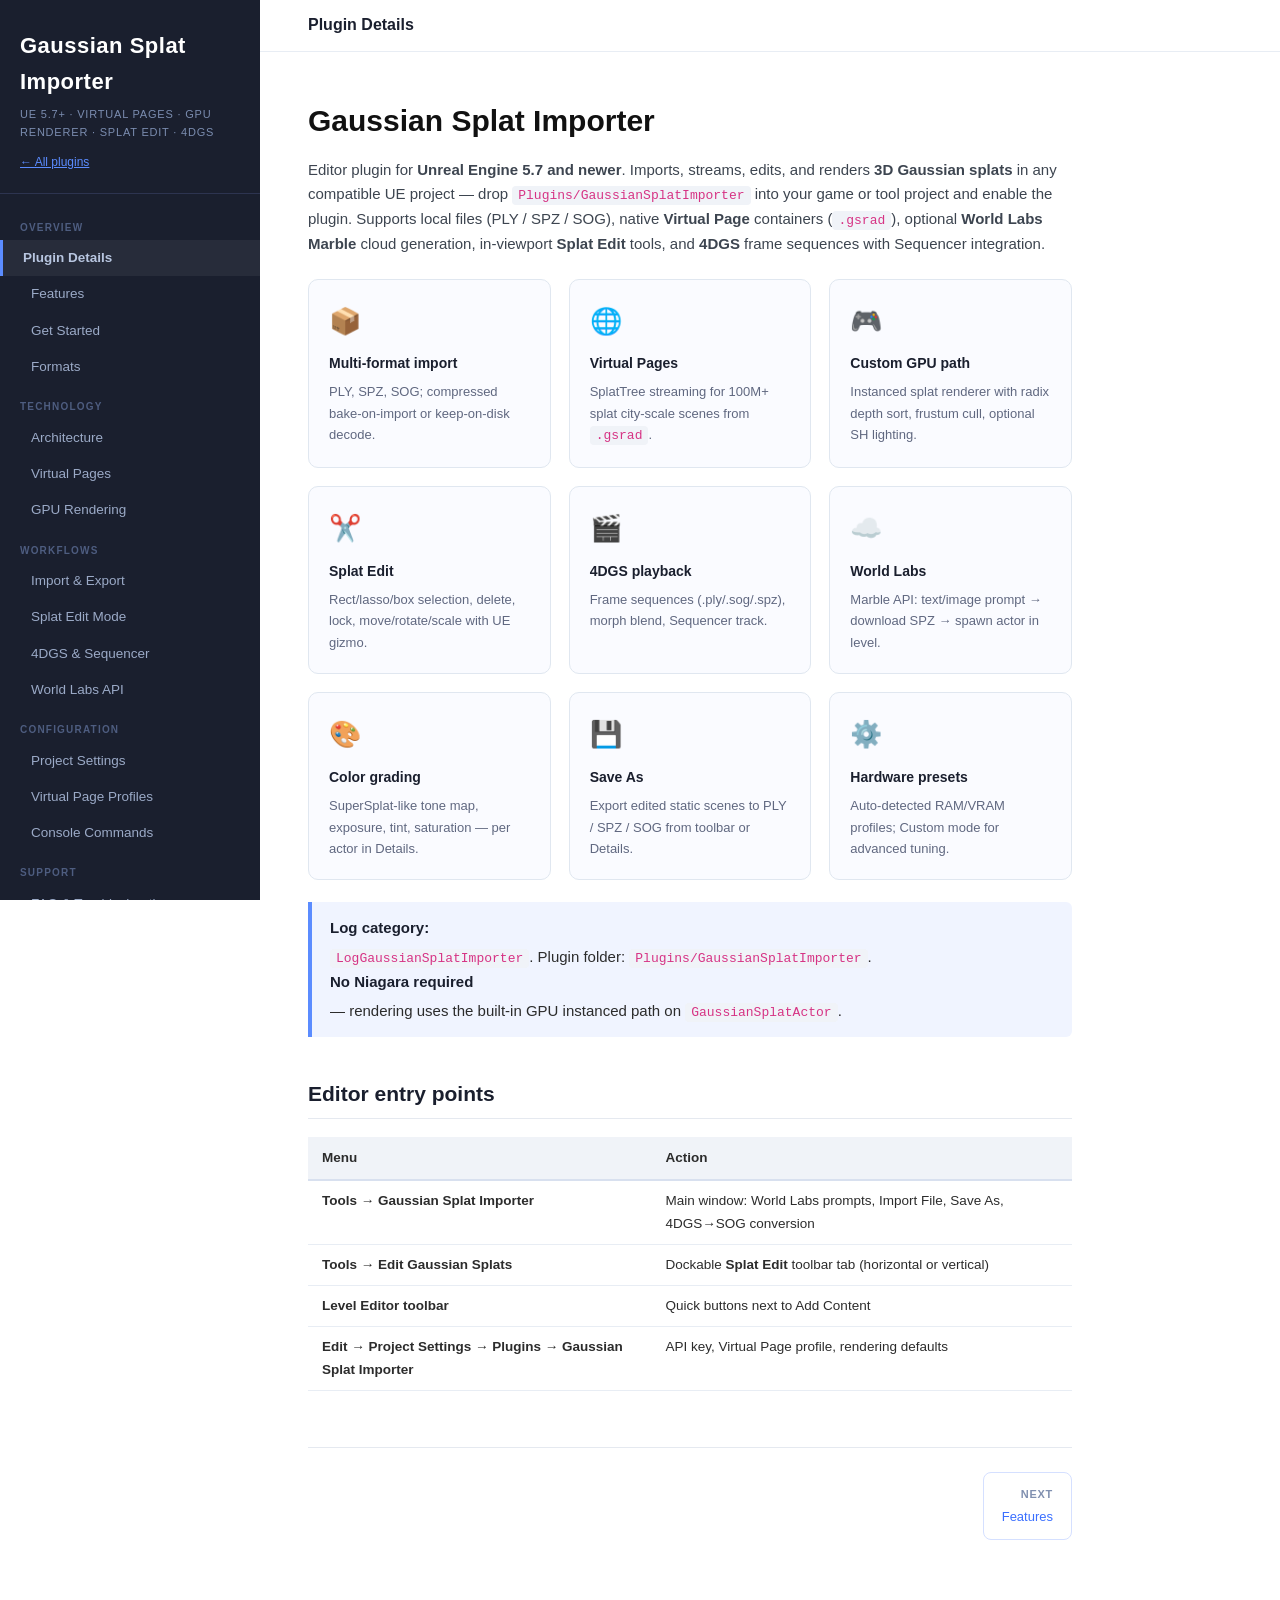
<file: gaussiansplat/index.html>
<!DOCTYPE html>
<html lang="en">
<head>
<meta charset="UTF-8">
<meta name="viewport" content="width=device-width, initial-scale=1.0">
<title>Gaussian Splat Importer — Unreal Engine 5.7+ Plugin</title>
<link rel="stylesheet" href="../css/style.css">
</head>
<body>

<button id="hamburger" onclick="document.getElementById('sidebar').classList.toggle('open')">☰</button>

<nav id="sidebar">
  <div class="brand">
    <h1>Gaussian Splat Importer</h1>
    <div class="tagline">UE 5.7+ · Virtual Pages · GPU Renderer · Splat Edit · 4DGS</div>
    <p style="margin-top:12px;font-size:12px;"><a href="../index.html" style="color:#5b8cff;">← All plugins</a></p>
  </div>
  <nav>
    <div class="nav-section">Overview</div>
    <a href="#" class="top-level active" onclick="show('home',this)">Plugin Details</a>
    <a href="#" onclick="show('features',this)">Features</a>
    <a href="#" onclick="show('setup',this)">Get Started</a>
    <a href="#" onclick="show('formats',this)">Formats</a>
    <div class="nav-section">Technology</div>
    <a href="#" onclick="show('architecture',this)">Architecture</a>
    <a href="#" onclick="show('virtualpages',this)">Virtual Pages</a>
    <a href="#" onclick="show('rendering',this)">GPU Rendering</a>
    <div class="nav-section">Workflows</div>
    <a href="#" onclick="show('import',this)">Import &amp; Export</a>
    <a href="#" onclick="show('edit',this)">Splat Edit Mode</a>
    <a href="#" onclick="show('4dgs',this)">4DGS &amp; Sequencer</a>
    <a href="#" onclick="show('worldlabs',this)">World Labs API</a>
    <div class="nav-section">Configuration</div>
    <a href="#" onclick="show('settings',this)">Project Settings</a>
    <a href="#" onclick="show('profiles',this)">Virtual Page Profiles</a>
    <a href="#" onclick="show('cvars',this)">Console Commands</a>
    <div class="nav-section">Support</div>
    <a href="#" onclick="show('faq',this)">FAQ &amp; Troubleshooting</a>
  </nav>
</nav>

<div id="content">

<section id="home" class="page-section active">
  <div class="topbar"><h2>Plugin Details</h2></div>
  <article>
    <h1>Gaussian Splat Importer</h1>
    <p>Editor plugin for <strong>Unreal Engine 5.7 and newer</strong>. Imports, streams, edits, and renders <strong>3D Gaussian splats</strong> in any compatible UE project — drop <code>Plugins/GaussianSplatImporter</code> into your game or tool project and enable the plugin. Supports local files (PLY / SPZ / SOG), native <strong>Virtual Page</strong> containers (<code>.gsrad</code>), optional <strong>World Labs Marble</strong> cloud generation, in-viewport <strong>Splat Edit</strong> tools, and <strong>4DGS</strong> frame sequences with Sequencer integration.</p>
    <div class="feature-grid">
      <div class="feature-card"><div class="icon">📦</div><h4>Multi-format import</h4><p>PLY, SPZ, SOG; compressed bake-on-import or keep-on-disk decode.</p></div>
      <div class="feature-card"><div class="icon">🌐</div><h4>Virtual Pages</h4><p>SplatTree streaming for 100M+ splat city-scale scenes from <code>.gsrad</code>.</p></div>
      <div class="feature-card"><div class="icon">🎮</div><h4>Custom GPU path</h4><p>Instanced splat renderer with radix depth sort, frustum cull, optional SH lighting.</p></div>
      <div class="feature-card"><div class="icon">✂️</div><h4>Splat Edit</h4><p>Rect/lasso/box selection, delete, lock, move/rotate/scale with UE gizmo.</p></div>
      <div class="feature-card"><div class="icon">🎬</div><h4>4DGS playback</h4><p>Frame sequences (.ply/.sog/.spz), morph blend, Sequencer track.</p></div>
      <div class="feature-card"><div class="icon">☁️</div><h4>World Labs</h4><p>Marble API: text/image prompt → download SPZ → spawn actor in level.</p></div>
      <div class="feature-card"><div class="icon">🎨</div><h4>Color grading</h4><p>SuperSplat-like tone map, exposure, tint, saturation — per actor in Details.</p></div>
      <div class="feature-card"><div class="icon">💾</div><h4>Save As</h4><p>Export edited static scenes to PLY / SPZ / SOG from toolbar or Details.</p></div>
      <div class="feature-card"><div class="icon">⚙️</div><h4>Hardware presets</h4><p>Auto-detected RAM/VRAM profiles; Custom mode for advanced tuning.</p></div>
    </div>
    <div class="callout"><strong>Log category:</strong> <code>LogGaussianSplatImporter</code>. Plugin folder: <code>Plugins/GaussianSplatImporter</code>. <strong>No Niagara required</strong> — rendering uses the built-in GPU instanced path on <code>GaussianSplatActor</code>.</div>
    <h2>Editor entry points</h2>
    <table>
      <thead><tr><th>Menu</th><th>Action</th></tr></thead>
      <tbody>
        <tr><td><strong>Tools → Gaussian Splat Importer</strong></td><td>Main window: World Labs prompts, Import File, Save As, 4DGS→SOG conversion</td></tr>
        <tr><td><strong>Tools → Edit Gaussian Splats</strong></td><td>Dockable <strong>Splat Edit</strong> toolbar tab (horizontal or vertical)</td></tr>
        <tr><td><strong>Level Editor toolbar</strong></td><td>Quick buttons next to Add Content</td></tr>
        <tr><td><strong>Edit → Project Settings → Plugins → Gaussian Splat Importer</strong></td><td>API key, Virtual Page profile, rendering defaults</td></tr>
      </tbody>
    </table>
    <div class="page-nav"><span></span><a href="#" class="next" onclick="show('features',document.querySelector('[onclick*=features]'))"><span class="label">Next</span>Features</a></div>
  </article>
</section>

<section id="features" class="page-section">
  <div class="topbar"><h2>Features</h2></div>
  <article>
    <h1>Core capabilities</h1>
    <ul>
      <li><strong>GaussianSplatActor</strong> — level actor with <code>UGaussianSplatRenderComponent</code>, quality presets (Low → Ultra), optional Virtual Page manifest.</li>
      <li><strong>Automatic Virtual Page preparation</strong> — large imports (&gt; threshold splats) build a SplatTree + <code>.gsrad</code> sidecar for disk streaming.</li>
      <li><strong>Hardware-aware budgets</strong> — RAM/VRAM reserves, GPU pool auto-sizing, TDR-safe processing caps.</li>
      <li><strong>Occlusion culling</strong> — splats behind opaque UE geometry rejected before sort/draw (configurable bias).</li>
      <li><strong>Live stats overlay</strong> — resident splat count, Virtual Page scheduler metrics, sort mode.</li>
      <li><strong>Color grading</strong> — per-actor tone mapping, exposure, tint, temperature, saturation (SuperSplat-like; applied in splat pixel shader).</li>
      <li><strong>Custom GPU renderer</strong> — instanced splats via view extension (radix sort, frustum cull, baked SH view color).</li>
      <li><strong>Sequencer</strong> — <code>UMovieSceneGaussianSplatTrack</code> drives 4DGS component time.</li>
    </ul>
    <h2>Not supported (v1)</h2>
    <ul>
      <li>Single-file <code>.sog4d</code> / TRBF checkpoint import</li>
      <li>Save As on Virtual Page / streaming-only actors (splats not fully in RAM)</li>
      <li>4DGS sequence export from editor</li>
    </ul>
    <div class="page-nav">
      <a href="#" onclick="show('home',document.querySelector('[onclick*=home]'))"><span class="label">Back</span>Plugin Details</a>
      <a href="#" class="next" onclick="show('setup',document.querySelector('[onclick*=setup]'))"><span class="label">Next</span>Get Started</a>
    </div>
  </article>
</section>

<section id="setup" class="page-section">
  <div class="topbar"><h2>Get Started</h2></div>
  <article>
    <h1>Installation &amp; first scene</h1>
    <ol>
      <li>Copy <code>Plugins/GaussianSplatImporter</code> into your UE project (or install from marketplace/Fab when published).</li>
      <li>Enable plugin <strong>Gaussian Splat Importer</strong> in your <code>.uproject</code> (Niagara is <em>not</em> required).</li>
      <li>Rebuild the editor target after C++ changes, e.g. <code>Build.bat YourProjectEditor Win64 Development -Project="YourProject.uproject"</code>.</li>
      <li>Open <strong>Project Settings → Plugins → Gaussian Splat Importer</strong>.</li>
      <li>Set <strong>Virtual Page Profile</strong> to <strong>Auto (Recommended)</strong> — or pick a tier matching your GPU.</li>
      <li>For World Labs cloud generation, enter your <strong>WLT-Api-Key</strong>.</li>
      <li>Open <strong>Tools → Gaussian Splat Importer → Import File</strong> and choose <code>.ply</code>, <code>.spz</code>, or <code>.sog</code>.</li>
      <li>Select the spawned <code>GaussianSplatActor</code> in Outliner; press <strong>F</strong> to frame the camera.</li>
      <li>Adjust look under <strong>Details → Gaussian Splat → Color Grading</strong> (tone map, exposure, tint).</li>
      <li>For editing: <strong>Tools → Edit Gaussian Splats</strong>, select splats, use toolbar tools.</li>
    </ol>
    <h2>Renderer</h2>
    <p>Viewport drawing is handled by <code>FGaussianSplatViewExtension</code> and <code>GaussianSplatActor</code> — no third-party renderer plugins or manual content assets required.</p>
    <div class="callout warn"><strong>After C++ or shader changes:</strong> full editor rebuild + restart (not Live Coding only). Hot-reload leaves stale DLLs and missing log lines.</div>
    <div class="page-nav">
      <a href="#" onclick="show('features',document.querySelector('[onclick*=features]'))"><span class="label">Back</span>Features</a>
      <a href="#" class="next" onclick="show('formats',document.querySelector('[onclick*=formats]'))"><span class="label">Next</span>Formats</a>
    </div>
  </article>
</section>

<section id="formats" class="page-section">
  <div class="topbar"><h2>Formats</h2></div>
  <article>
    <h1>Supported file types</h1>
    <table>
      <thead><tr><th>Extension</th><th>Import</th><th>Export (Save As)</th><th>Notes</th></tr></thead>
      <tbody>
        <tr><td><code>.ply</code></td><td>✓</td><td>✓</td><td>Standard 3DGS PLY; primary interchange format</td></tr>
        <tr><td><code>.spz</code></td><td>✓</td><td>✓</td><td>Compressed; native decoder (spz bundled in ThirdParty)</td></tr>
        <tr><td><code>.sog</code></td><td>✓</td><td>✓</td><td>Texture-atlas SOG; fast load for 4DGS sequences</td></tr>
        <tr><td><code>.gsrad</code></td><td>✓ (manifest)</td><td>—</td><td>Virtual Page container; paired with scene asset manifest</td></tr>
        <tr><td><code>Frame_{0000}.ply/.sog/.spz</code></td><td>✓ (4DGS)</td><td>—</td><td>Per-frame folders for animated splats</td></tr>
        <tr><td><code>Frame_0000.gsorder</code></td><td>✓ (sidecar)</td><td>—</td><td>Morton order hash for frame morph validation</td></tr>
      </tbody>
    </table>
    <h2>Compressed import modes</h2>
    <table>
      <thead><tr><th>Mode</th><th>Behavior</th></tr></thead>
      <tbody>
        <tr><td><strong>Bake On Import</strong> (default)</td><td>Decode SOG/SPZ once; stage PLY under <code>Content/GaussianSplats/</code></td></tr>
        <tr><td><strong>Keep Compressed</strong></td><td>Keep compressed file on disk; decode on each load</td></tr>
      </tbody>
    </table>
    <h2>GSPL v3 virtual page payload</h2>
    <p>Large scenes use quantized page bytes (position uint16, packed scales/rotations, optional proxy pages). Proxy spatial sampling picks the most significant splats per 3D grid cell instead of uniform decimation.</p>
  </article>
</section>

<section id="architecture" class="page-section">
  <div class="topbar"><h2>Architecture</h2></div>
  <article>
    <h1>System overview</h1>
    <p>The plugin splits into an <strong>editor module</strong> (import UI, Splat Edit, World Labs HTTP, asset factories) and a <strong>runtime renderer</strong> registered via a view extension on the deferred renderer path.</p>
    <pre class="diagram">World Labs API / local file
        │
        ▼
  Asset importer (PLY / SPZ / SOG decoder)
        │
        ├── Small scene ──► UGaussianSplatRenderComponent (full RAM resident)
        │
        └── Large scene ──► SplatTree build ──► .gsrad container + manifest asset
                                    │
                                    ▼
                    FGaussianSplatVirtualPageManager (async IO, GPU pool, cut selection)
                                    │
                                    ▼
                    FGaussianSplatGPUScene + persistent pack buffers
                                    │
                                    ▼
                    FGaussianSplatViewExtension (RDG pass, instanced VS/PS, radix sort)
                                    │
                                    ▼
                         Level viewport / PIE</pre>
    <h2>Major subsystems</h2>
    <table>
      <thead><tr><th>Component</th><th>Role</th></tr></thead>
      <tbody>
        <tr><td><code>FGaussianSplatVirtualPageManager</code></td><td>Schedules page reads, GPU uploads, SplatTree cut refinement, eviction</td></tr>
        <tr><td><code>FGaussianSplatSystemBudget</code></td><td>Queries RAM/VRAM; computes splat caps and pool budget bytes</td></tr>
        <tr><td><code>FGaussianSplatGPUScene</code></td><td>Merges actor splats into GPU buffers; revision tracking</td></tr>
        <tr><td><code>FGaussianSplatVisibleSet</code></td><td>Frustum cull + visible budget compute shader</td></tr>
        <tr><td><code>FGaussianSplatEditToolManager</code></td><td>Selection/transform edit mode, undo integration</td></tr>
        <tr><td><code>UGaussianSplat4DGSComponent</code></td><td>Lazy frame load, LRU cache, CPU/GPU morph</td></tr>
      </tbody>
    </table>
    <h2>Config file layout</h2>
    <table>
      <thead><tr><th>File</th><th>Purpose</th></tr></thead>
      <tbody>
        <tr><td><code>Plugins/.../Config/DefaultGaussianSplatImporter.ini</code></td><td><code>UGaussianSplatImporterSettings</code> (Project Settings UI)</td></tr>
        <tr><td><code>Plugins/.../Config/DefaultEngine.ini</code> section <code>[SystemSettings]</code></td><td>Runtime CVars (<code>gs.*</code>, <code>r.GaussianSplat.*</code>)</td></tr>
      </tbody>
    </table>
    <div class="callout">Named Virtual Page profiles apply CVars at module init and when you change Project Settings. <strong>Custom</strong> exposes every field in the UI.</div>
  </article>
</section>

<section id="virtualpages" class="page-section">
  <div class="topbar"><h2>Virtual Pages</h2></div>
  <article>
    <h1>SplatTree streaming</h1>
    <p>Virtual Pages let city-scale scenes (10M–100M+ splats) render from disk without loading everything into RAM or VRAM.</p>
    <h2>Data model</h2>
    <ul>
      <li><strong>SplatTree</strong> — hierarchical nodes with geometric error; each node has a <em>proxy page</em> (coarse) and optional leaf pages (full detail).</li>
      <li><strong>.gsrad file</strong> — binary page store (up to 64K splats per page, ~80 bytes/splat GPU pack).</li>
      <li><strong>Manifest asset</strong> — bounds, page directory, tree nodes, version metadata.</li>
    </ul>
    <h2>Runtime behavior</h2>
    <ol>
      <li>Camera position + velocity drive <strong>visible cut</strong> selection (projected error threshold).</li>
      <li>Missing pages are read asynchronously from disk (<code>MaxInFlightReadMB</code> cap).</li>
      <li>Decoded pages upload to a fixed <strong>GPU page pool</strong> (auto-sized from VRAM fraction).</li>
      <li>Eviction reuses pool slots; <code>ProxyRetainFrames</code> protects fresh proxy from immediate eviction.</li>
      <li>Only <strong>active</strong> pages participate in depth sort and draw — typically 1–4M splats visible, not the full scene count.</li>
    </ol>
    <h2>Why VRAM stays ~3–5 GB on a 12 GB GPU</h2>
    <p>This is <strong>by design</strong>. The profile reserves VRAM for UE rendering, then allocates a <em>fraction</em> (e.g. 25–30%) to the splat page pool. The rest of the scene lives on disk and in CPU RAM cache. Task Manager <strong>Dedicated GPU Memory</strong> will not show 12 GB filled unless you force Custom settings with very high pool fraction (risk of OOM).</p>
    <h2>Debug overlay</h2>
    <p>Enable <strong>Virtual Page Debug Overlay</strong> in Project Settings. Shows <code>activePages</code>, <code>activeSplats</code>, <code>poolPages</code>, upload/read counters. Log line:</p>
    <pre>LogGaussianSplatImporter: Virtual Pages GPU publish: activePages=N activeSplats=M poolPages=P ...</pre>
    <h2>Build Virtual Pages (manual)</h2>
    <p>Automatic preparation runs when splat count exceeds <strong>Auto Prepare Threshold</strong> (default 5M). For manual rebuild: use actor Details or importer pipeline after large PLY import.</p>
  </article>
</section>

<section id="rendering" class="page-section">
  <div class="topbar"><h2>GPU Rendering</h2></div>
  <article>
    <h1>Render pipeline</h1>
    <ul>
      <li><strong>Instanced quads</strong> per splat — vertex shader projects 3D Gaussian to screen-space ellipse.</li>
      <li><strong>Radix sort</strong> back-to-front per view (<code>r.GaussianSplat.SortMode</code>).</li>
      <li><strong>Frustum + screen-radius cull</strong> before sort (<code>gs.FrustumCullRadiusScale</code>).</li>
      <li><strong>SH view-dependent color</strong> optional (<code>gs.Render.UseSHViewColor</code>).</li>
      <li><strong>Opaque occlusion</strong> — samples scene depth to drop splats behind UE meshes.</li>
      <li><strong>Cluster LOD path</strong> (optional Nanite-style clusters) for non-virtual static scenes.</li>
    </ul>
    <h2>Per-actor quality (<code>EGaussianSplatQuality</code>)</h2>
    <table>
      <thead><tr><th>Preset</th><th>Effect</th></tr></thead>
      <tbody>
        <tr><td>Low / Medium / High / Ultra</td><td>Draw budget, sort rate, SH bands — independent from Virtual Page hardware profile</td></tr>
      </tbody>
    </table>
    <p><code>Global Splat Budget</code> in Project Settings overrides all actors when &gt; 0.</p>

    <h2>Color &amp; tone mapping</h2>
    <p>Color look is <strong>not</strong> in Project Settings — it lives on each <code>GaussianSplatActor</code> → <code>Gaussian Splat Render</code> component.</p>
    <p><strong>Where:</strong> select the actor → <strong>Details</strong> → category <strong>Gaussian Splat</strong> → expand <strong>Color Grading</strong>.</p>
    <p>Changes apply live in the viewport (no rebuild). Blueprint: <code>ApplyReferenceColorPreset</code> resets to plugin defaults (Linear tone map, exposure 1.0).</p>
    <div class="callout"><strong>Not UE Post Process:</strong> splats use their own tone curve in the splat shader. By default they composite <em>after</em> UE tonemap (<code>r.GaussianSplat.CompositeAfterTonemap=1</code>) so splat grading is independent of the level post-process volume.</div>
    <table>
      <thead><tr><th>Field</th><th>Default</th><th>Description</th></tr></thead>
      <tbody>
        <tr><td><strong>Tone Mapping Mode</strong></td><td>Linear</td><td>None (HDR passthrough), Linear, Filmic, Hejl, ACES, ACES 2, Neutral — SuperSplat / PlayCanvas curves</td></tr>
        <tr><td><strong>Exposure</strong></td><td>1.0</td><td>Multiplier inside tone mapping (0.01–8)</td></tr>
        <tr><td><strong>Color Tint</strong></td><td>White</td><td>Multiplicative RGB tint</td></tr>
        <tr><td><strong>Temperature</strong></td><td>0</td><td>−1 cool … +1 warm (Advanced)</td></tr>
        <tr><td><strong>Saturation</strong></td><td>1.0</td><td>0 = grayscale, &gt;1 oversaturated (Advanced)</td></tr>
        <tr><td><strong>Brightness</strong></td><td>0</td><td>Additive offset before tone map (Advanced)</td></tr>
        <tr><td><strong>White Point</strong></td><td>1.0</td><td>Scales highlight range, not a hard clip (Advanced)</td></tr>
        <tr><td><strong>Black Point</strong></td><td>0</td><td>Shifts shadow floor before range scaling (Advanced)</td></tr>
        <tr><td><strong>Opacity Multiplier</strong></td><td>1.0</td><td>Global splat alpha scale (0–2)</td></tr>
      </tbody>
    </table>
    <h3>Related CVars (global, not per-actor)</h3>
    <table>
      <thead><tr><th>CVar</th><th>Default</th><th>Description</th></tr></thead>
      <tbody>
        <tr><td><code>gs.Render.UseSHViewColor</code></td><td>1</td><td>View-dependent SH color from baked 3DGS coefficients (not UE lights)</td></tr>
        <tr><td><code>r.GaussianSplat.CompositeAfterTonemap</code></td><td>1</td><td>1 = draw splats after UE tonemap; 0 = legacy BeforeDOF path</td></tr>
        <tr><td><code>gs.Lighting.Enable</code></td><td>0</td><td>UE scene lighting on splats (off by default)</td></tr>
        <tr><td><code>gs.Lighting.EnableCSMShadows</code></td><td>0</td><td>Receive cascaded shadow maps when lighting enabled</td></tr>
        <tr><td><code>gs.Render.DebugBaseColor</code></td><td>0</td><td>Debug: show base SH color without grading</td></tr>
      </tbody>
    </table>
    <p><strong>Tip:</strong> scene looks too dark/flat → raise <strong>Exposure</strong> or try <strong>Filmic</strong> / <strong>ACES</strong>. Washed-out HDR → lower exposure or adjust white/black point. For SuperSplat parity start with <strong>Linear</strong> + exposure 1.0.</p>
  </article>
</section>

<section id="import" class="page-section">
  <div class="topbar"><h2>Import &amp; Export</h2></div>
  <article>
    <h1>Gaussian Splat Importer window</h1>
    <p><strong>Tools → Gaussian Splat Importer</strong></p>
    <table>
      <thead><tr><th>Control</th><th>Action</th></tr></thead>
      <tbody>
        <tr><td><strong>Import File</strong></td><td>Spawn <code>GaussianSplatActor</code> from PLY/SPZ/SOG</td></tr>
        <tr><td><strong>Save As…</strong></td><td>Export selected editable actor(s) to PLY/SPZ/SOG (merge if multiple selected)</td></tr>
        <tr><td><strong>4DGS → SOG</strong></td><td>Batch-convert <code>Frame_XXXX.ply</code> folder to SOG with shared Morton order</td></tr>
        <tr><td><strong>Presets</strong></td><td>World Labs generation presets (when API configured)</td></tr>
        <tr><td><strong>Clear Input</strong></td><td>Reset prompt fields</td></tr>
      </tbody>
    </table>
    <h2>Save As rules</h2>
    <ul>
      <li>Requires splats in RAM (edited static scene).</li>
      <li>Virtual Page / streaming-only actors: disabled with explanation.</li>
      <li>Separate from <strong>Save trimmed to source</strong> on actor Details (overwrite same PLY).</li>
    </ul>
  </article>
</section>

<section id="edit" class="page-section">
  <div class="topbar"><h2>Splat Edit Mode</h2></div>
  <article>
    <h1>Editing workflow</h1>
    <ol>
      <li>Open <strong>Tools → Edit Gaussian Splats</strong> (dock tab <strong>Splat Edit</strong>).</li>
      <li>Select a <code>GaussianSplatActor</code> with in-memory or editable splats.</li>
      <li>Use selection tools, then transform or delete.</li>
      <li>Exit via door icon or Esc — restores standard actor transform gizmo.</li>
    </ol>
    <h2>Toolbar tools</h2>
    <table>
      <thead><tr><th>Tool</th><th>Shortcut</th><th>Description</th></tr></thead>
      <tbody>
        <tr><td>Undo / Redo</td><td>Ctrl+Z / Ctrl+Y</td><td>Edit transaction undo</td></tr>
        <tr><td>Rect Select</td><td>R</td><td>Box in viewport</td></tr>
        <tr><td>Lasso Select</td><td>L</td><td>Freehand lasso</td></tr>
        <tr><td>Polygon Select</td><td>P</td><td>Click vertices, close polygon</td></tr>
        <tr><td>Circle Select</td><td>—</td><td>Drag edge to scale, inside to move</td></tr>
        <tr><td>Square Select</td><td>—</td><td>Axis-aligned box gizmo in view</td></tr>
        <tr><td>Select All / Clear / Invert</td><td>—</td><td>Selection ops</td></tr>
        <tr><td>Restore Deleted</td><td>—</td><td>Undelete soft-deleted splats</td></tr>
        <tr><td>Lock / Unlock All</td><td>—</td><td>Protect splats from edits</td></tr>
        <tr><td>Move / Rotate / Scale</td><td>W / E / R</td><td>UE transform gizmo on selection pivot</td></tr>
        <tr><td>Bound center</td><td>—</td><td>Pivot at selection bounds center</td></tr>
        <tr><td>Local orientation</td><td>—</td><td>Local vs world transform axes</td></tr>
        <tr><td>Frame Selection</td><td>—</td><td>Focus camera on selection bounds</td></tr>
        <tr><td>Delete</td><td>Del</td><td>Soft-delete selected splats</td></tr>
      </tbody>
    </table>
    <h2>Docking &amp; immersive mode</h2>
    <ul>
      <li>Dock tab bottom → horizontal toolbar; dock left/right → vertical icon column.</li>
      <li>Sidebar mode: status text moves to viewport overlay; fixed tab width (72 px default).</li>
      <li>Right-click tab → <strong>Show in Immersive Viewport</strong> keeps toolbar visible in F11 fullscreen.</li>
      <li>Right-click tab → <strong>Show Tab Headers</strong> when docked vertically (for drag-relocate).</li>
    </ul>
  </article>
</section>

<section id="4dgs" class="page-section">
  <div class="topbar"><h2>4DGS &amp; Sequencer</h2></div>
  <article>
    <h1>Animated splat sequences</h1>
    <p>Add <code>UGaussianSplat4DGSComponent</code> to an actor. Load a folder of per-frame files.</p>
    <h2>Setup</h2>
    <ol>
      <li>Add component → set <strong>Sequence Folder Path</strong> and <strong>File Pattern</strong> (<code>Frame_{0000}.sog</code> recommended).</li>
      <li>Enable <strong>Load Sequence Now</strong> or call <code>LoadSequence</code> from Blueprint.</li>
      <li>Optional: enable <strong>Frame Blend</strong> when <code>.gsorder</code> sidecar exists (from 4DGS→SOG tool).</li>
      <li>Create Level Sequence → bind actor → add track <strong>4DGS Gaussian Splat</strong>.</li>
    </ol>
    <h2>Playback modes</h2>
    <table>
      <thead><tr><th>Mode</th><th>When</th></tr></thead>
      <tbody>
        <tr><td>Flipbook</td><td>Default — discrete frame swap at FPS</td></tr>
        <tr><td>Frame morph</td><td><code>bEnableFrameBlend</code> + <code>.gsorder</code> — lerps position, scale, rotation, opacity, SH</td></tr>
        <tr><td>GPU deform</td><td><code>gs.4DGS.UseGpuDeform=1</code> — compute shader morph path</td></tr>
      </tbody>
    </table>
    <div class="callout">Frame morph requires stable topology (same N gaussians deforming). Splats appearing/disappearing between frames need future correspondence support.</div>
  </article>
</section>

<section id="worldlabs" class="page-section">
  <div class="topbar"><h2>World Labs API</h2></div>
  <article>
    <h1>Marble cloud generation</h1>
    <p>Generate splats from text or image prompts via World Labs Marble API.</p>
    <h2>Settings</h2>
    <table>
      <thead><tr><th>Field</th><th>Description</th></tr></thead>
      <tbody>
        <tr><td><strong>Api Key</strong></td><td>World Labs <code>WLT-Api-Key</code></td></tr>
        <tr><td><strong>Api Base Url</strong></td><td>Default <code>https://api.worldlabs.ai</code></td></tr>
        <tr><td><strong>Marble Model</strong></td><td>Model id for <code>POST /marble/v1/worlds:generate</code></td></tr>
        <tr><td><strong>Poll Interval Seconds</strong></td><td>Status polling while operation runs</td></tr>
        <tr><td><strong>Operation Timeout Seconds</strong></td><td>Max wait before fail</td></tr>
      </tbody>
    </table>
    <p>Pipeline: API job → download SPZ → decode → spawn actor → optional Virtual Page build for large results.</p>
  </article>
</section>

<section id="settings" class="page-section">
  <div class="topbar"><h2>Project Settings</h2></div>
  <article>
    <h1>Gaussian Splat Importer settings</h1>
    <p><strong>Edit → Project Settings → Plugins → Gaussian Splat Importer</strong></p>
    <h2>Streaming | Virtual Pages</h2>
    <table>
      <thead><tr><th>Setting</th><th>Description</th></tr></thead>
      <tbody>
        <tr><td><strong>Virtual Page Profile</strong></td><td>Auto or named hardware tier; Custom unlocks all fields below</td></tr>
        <tr><td><strong>Enable Automatic Virtual Page Preparation</strong></td><td>Build .gsrad for large imports</td></tr>
        <tr><td><strong>Auto Prepare Threshold (Splats)</strong></td><td>Min splat count to trigger build (default 5M)</td></tr>
        <tr><td><strong>Virtual Page Debug Overlay</strong></td><td>Live scheduler/residency stats on screen</td></tr>
      </tbody>
    </table>
    <h2>Custom-only Virtual Page fields</h2>
    <p>Visible when profile = <strong>Custom</strong>:</p>
    <ul>
      <li>Visible Splat Budget, GPU Pool Pages / Auto / Fraction / Min / Max</li>
      <li>Max Page Requests Per Tick, Max GPU Upload MB Per Frame</li>
      <li>Projected Error Pixels, Predictive Lead Seconds, Prefetch Max Pages</li>
      <li>Coarsen Stable Seconds, Budget Use System Memory, RAM/VRAM Reserve MB</li>
    </ul>
    <h2>Rendering</h2>
    <ul>
      <li><strong>Default Import Quality</strong> — Low → Ultra for new actors</li>
      <li><strong>Global Splat Budget</strong> — scene-wide cap (0 = per-actor quality)</li>
      <li><strong>Warn Splat Count</strong> — editor toast threshold</li>
      <li><strong>Occlusion</strong> — enable opaque cull, depth bias, max screen radius</li>
    </ul>
    <h2>Editor | Splat Edit</h2>
    <ul>
      <li><strong>Show in Immersive Viewport</strong> — F11 toolbar persistence</li>
      <li><strong>Sidebar Toolbar Width</strong> / <strong>Horizontal Toolbar Height</strong> — fixed dock sizes (72 px default)</li>
      <li><strong>Auto Hide Tab Well in Sidebar</strong> — collapse tab headers when vertical</li>
    </ul>
  </article>
</section>

<section id="profiles" class="page-section">
  <div class="topbar"><h2>Virtual Page Profiles</h2></div>
  <article>
    <h1>Hardware presets</h1>
    <p>Profile names describe a <strong>target machine class</strong>, not exact memory usage. <strong>Auto</strong> detects RAM + dedicated VRAM and picks a proven preset.</p>
    <table>
      <thead><tr><th>Preset</th><th>Typical use</th><th>Visible budget*</th><th>Pool max pages*</th></tr></thead>
      <tbody>
        <tr><td>Auto (Recommended)</td><td>Detect hardware</td><td>—</td><td>—</td></tr>
        <tr><td>Lightweight · iGPU / 16 GB</td><td>Integrated GPU</td><td>1.5M</td><td>192</td></tr>
        <tr><td>Standard · 4 GB GPU</td><td>Entry discrete</td><td>1.5M</td><td>256</td></tr>
        <tr><td>Balanced · 8 GB GPU</td><td>Mid GPU</td><td>2.5M</td><td>128</td></tr>
        <tr><td>High · 12 GB GPU</td><td>RTX 3060 class</td><td>4M</td><td>192</td></tr>
        <tr><td>High · 32 GB RAM</td><td>32 GB RAM + moderate GPU</td><td>3M</td><td>160</td></tr>
        <tr><td>Ultra · 12–32 GB GPU</td><td>High-end workstation</td><td>4M</td><td>192–384</td></tr>
        <tr><td>Maximum · 16–32 GB GPU</td><td>Top-tier GPU</td><td>4M</td><td>256–384</td></tr>
        <tr><td>Custom</td><td>Manual tuning</td><td>user</td><td>user</td></tr>
      </tbody>
    </table>
    <p>*Nominal values from profile table; actual pool size = min(VRAM fraction × usable VRAM, max pages, tier clamps on low VRAM).</p>
    <div class="callout warn"><strong>RTX 3060 12 GB:</strong> use <strong>High · 12 GB GPU</strong> or <strong>Auto</strong>, not Maximum · 32 GB GPU. Maximum is for 24–32 GB VRAM cards; on 12 GB you still get ~3–5 GB splat VRAM — that is correct streaming behavior.</div>
  </article>
</section>

<section id="cvars" class="page-section">
  <div class="topbar"><h2>Console Commands</h2></div>
  <article>
    <h1>Console variables (CVars)</h1>
    <p>Type in editor console (<code>`</code>) or set in <code>Plugins/GaussianSplatImporter/Config/DefaultEngine.ini</code> under <code>[SystemSettings]</code>. Profile apply overrides many at startup.</p>

    <h2>Virtual Pages — <code>gs.VirtualPages.*</code></h2>
    <table>
      <thead><tr><th>CVar</th><th>Description</th></tr></thead>
      <tbody>
        <tr><td><code>gs.VirtualPages.VisibleSplatBudget</code></td><td>Max splats in active SplatTree cut</td></tr>
        <tr><td><code>gs.VirtualPages.GpuPoolAuto</code></td><td>1 = size pool from VRAM fraction</td></tr>
        <tr><td><code>gs.VirtualPages.GpuPoolFraction</code></td><td>Fraction of usable VRAM for page pool (0.01–0.90)</td></tr>
        <tr><td><code>gs.VirtualPages.GpuPoolMinPages</code></td><td>Minimum resident pages when auto</td></tr>
        <tr><td><code>gs.VirtualPages.GpuPoolMaxPages</code></td><td>Maximum resident pages when auto</td></tr>
        <tr><td><code>gs.VirtualPages.GpuPoolPages</code></td><td>Fixed pool size when auto disabled</td></tr>
        <tr><td><code>gs.VirtualPages.MaxPageRequestsPerTick</code></td><td>Async disk reads started per tick</td></tr>
        <tr><td><code>gs.VirtualPages.MaxInFlightReadMB</code></td><td>Cap on bytes being read from disk</td></tr>
        <tr><td><code>gs.VirtualPages.MaxGpuUploadMBPerFrame</code></td><td>Upload bytes published per frame</td></tr>
        <tr><td><code>gs.VirtualPages.ProjectedErrorPixels</code></td><td>Screen-error threshold for cut refinement</td></tr>
        <tr><td><code>gs.VirtualPages.PredictiveLeadSeconds</code></td><td>Camera motion lookahead for prefetch</td></tr>
        <tr><td><code>gs.VirtualPages.PrefetchMaxPages</code></td><td>Max prefetch pages in flight (0 = off)</td></tr>
        <tr><td><code>gs.VirtualPages.CoarsenStableSeconds</code></td><td>Delay before coarser cut replaces active</td></tr>
        <tr><td><code>gs.VirtualPages.ProxyRetainFrames</code></td><td>Protect new proxy from eviction (frames)</td></tr>
        <tr><td><code>gs.VirtualPages.RetireSlotPinFrames</code></td><td>Pin GPU slots after last draw</td></tr>
        <tr><td><code>gs.VirtualPages.Debug</code></td><td>Verbose virtual page logging</td></tr>
        <tr><td><code>gs.VirtualPages.DebugOverlay</code></td><td>On-screen virtual page stats</td></tr>
      </tbody>
    </table>

    <h2>Hardware budget — <code>gs.Budget.*</code></h2>
    <table>
      <thead><tr><th>CVar</th><th>Default</th><th>Description</th></tr></thead>
      <tbody>
        <tr><td><code>gs.Budget.UseSystemMemory</code></td><td>1</td><td>Derive caps from RAM/VRAM</td></tr>
        <tr><td><code>gs.Budget.RamReserveMB</code></td><td>2048</td><td>RAM kept for OS/UE</td></tr>
        <tr><td><code>gs.Budget.VramReserveMB</code></td><td>512–3072</td><td>VRAM reserve (profile-dependent)</td></tr>
        <tr><td><code>gs.Budget.RamBytesPerSplat</code></td><td>64</td><td>Estimated CPU bytes per splat</td></tr>
        <tr><td><code>gs.Budget.VramBytesPerSplat</code></td><td>48</td><td>Estimated GPU bytes per splat</td></tr>
        <tr><td><code>gs.Budget.GpuProcessingCap</code></td><td>-1</td><td>-1 = auto TDR-safe cap from VRAM tier</td></tr>
        <tr><td><code>gs.Budget.GpuProcessingAutoMax</code></td><td>0</td><td>Optional ceiling on auto GPU cap</td></tr>
        <tr><td><code>gs.Budget.RefreshIntervalSec</code></td><td>2</td><td>RAM re-query interval</td></tr>
        <tr><td><code>gs.Budget.ShowTrimWarning</code></td><td>1</td><td>On-screen message when splats trimmed</td></tr>
      </tbody>
    </table>

    <h2>Depth sort — <code>r.GaussianSplat.*</code></h2>
    <table>
      <thead><tr><th>CVar</th><th>Description</th></tr></thead>
      <tbody>
        <tr><td><code>r.GaussianSplat.SortMode</code></td><td>0=none, 1=radix GPU sort</td></tr>
        <tr><td><code>r.GaussianSplat.MaxSortSplats</code></td><td>Max splats sorted (0 = unlimited)</td></tr>
        <tr><td><code>r.GaussianSplat.AsyncSortMinSplats</code></td><td>Min count for async sort path</td></tr>
        <tr><td><code>r.GaussianSplat.SortEveryNthFrame</code></td><td>Sort rate decimation</td></tr>
        <tr><td><code>r.GaussianSplat.LargeSetMinSortRate</code></td><td>Min sort interval for large sets</td></tr>
      </tbody>
    </table>

    <h2>4DGS — <code>gs.4DGS.*</code></h2>
    <table>
      <thead><tr><th>CVar</th><th>Default</th><th>Description</th></tr></thead>
      <tbody>
        <tr><td><code>gs.4DGS.FrameCacheMaxMB</code></td><td>1024</td><td>Global decoded-frame LRU</td></tr>
        <tr><td><code>gs.4DGS.PrefetchFrames</code></td><td>2</td><td>Background prefetch count</td></tr>
        <tr><td><code>gs.4DGS.PreferredFormat</code></td><td>0</td><td>0=auto, 1=ply, 2=sog, 3=spz</td></tr>
        <tr><td><code>gs.4DGS.UseGpuDeform</code></td><td>0</td><td>GPU frame morph shader</td></tr>
        <tr><td><code>gs.4DGS.DoubleBufferGpuUpload</code></td><td>-1</td><td>-1=auto, 0/1 force off/on</td></tr>
        <tr><td><code>gs.4DGS.ProfileGpuSwap</code></td><td>0</td><td>Log GPU rebuild ms per swap</td></tr>
      </tbody>
    </table>

    <h2>Rendering &amp; debug — <code>gs.*</code></h2>
    <table>
      <thead><tr><th>CVar</th><th>Description</th></tr></thead>
      <tbody>
        <tr><td><code>gs.MaxRenderBudget</code></td><td>Max splats drawn per frame (0 = unlimited)</td></tr>
        <tr><td><code>gs.ClusterCullMaxSplats</code></td><td>Cluster LOD cull path cap (0 = unlimited)</td></tr>
        <tr><td><code>gs.Render.UseSHViewColor</code></td><td>View-dependent SH color</td></tr>
        <tr><td><code>gs.Lighting.Enable</code></td><td>Scene lighting on splats</td></tr>
        <tr><td><code>gs.Lighting.EnableCSMShadows</code></td><td>Receive CSM shadows</td></tr>
        <tr><td><code>gs.ShowStats</code></td><td>Live splat stats overlay</td></tr>
        <tr><td><code>gs.FrustumCullRadiusScale</code></td><td>Frustum cull sphere scale</td></tr>
        <tr><td><code>gs.DebugForceLODLevel</code></td><td>Force cluster LOD (-1 = auto)</td></tr>
        <tr><td><code>gs.UseNaniteLODRendering</code></td><td>Nanite-style cluster path</td></tr>
        <tr><td><code>gs.ShowClusterBounds</code></td><td>Debug draw cluster AABBs</td></tr>
        <tr><td><code>gs.VirtualPages.DebugOverlay</code></td><td>Virtual page HUD (same as settings)</td></tr>
      </tbody>
    </table>
  </article>
</section>

<section id="faq" class="page-section">
  <div class="topbar"><h2>FAQ &amp; Troubleshooting</h2></div>
  <article>
    <h1>Common issues</h1>
    <h3>Black viewport / Splats: 0 with Virtual Pages</h3>
    <p>Cut stuck on root proxy only. Check log for <code>activePages=1 activeSplats=8192</code>. Fix: use <strong>Auto</strong> or a lower profile; restart editor after DLL rebuild; verify <code>poolPages</code> ≥ 64.</p>
    <h3>Low VRAM usage on high preset</h3>
    <p>Expected for streaming. Only visible pages occupy VRAM (~3–5 GB on 12 GB cards). Full scene is on disk. Pick profile matching <em>your</em> GPU, not Maximum · 32 GB GPU on a 12 GB card.</p>
    <h3>Build failed: Live Coding active</h3>
    <p>Close editor or press Ctrl+Alt+F11 before <code>Build.bat</code>.</p>
    <h3>Save As greyed out</h3>
    <p>Actor must have splats in RAM. Virtual Page streaming actors cannot Save As until edited splats are materialized.</p>
    <h3>Export / import orientation wrong</h3>
    <p>PLY uses mirror −1 X vs UE coordinates. Plugin applies consistent transform on import/export.</p>
    <h3>4DGS flicker between frames</h3>
    <p>Convert sequence with <strong>4DGS → SOG</strong> for shared Morton order; enable Frame Blend + <code>.gsorder</code> sidecar.</p>
    <h3>Performance: sort lag on yaw</h3>
    <p>Try <code>r.GaussianSplat.SortEveryNthFrame=2</code> or lower actor quality preset; for VP scenes ensure prefetch is not thrashing pool (<code>PrefetchMaxPages</code>).</p>
    <h2>Log files</h2>
    <ul>
      <li><code>&lt;Project&gt;/Saved/Logs/&lt;ProjectName&gt;.log</code> — search <code>LogGaussianSplatImporter</code>, <code>Virtual Pages GPU publish</code></li>
      <li>UBT build log: <code>%LOCALAPPDATA%/UnrealBuildTool/Log.txt</code></li>
    </ul>
    <h2>Third-party (bundled)</h2>
    <p>zlib, libwebp, spz under <code>Plugins/GaussianSplatImporter/ThirdParty/</code>. No npm/Python required for editor workflows.</p>
  </article>
</section>

</div>

<script>
function show(id, link) {
  document.querySelectorAll('.page-section').forEach(s => s.classList.remove('active'));
  document.getElementById(id).classList.add('active');
  document.querySelectorAll('#sidebar nav a').forEach(a => a.classList.remove('active'));
  if (link) link.classList.add('active');
  window.scrollTo(0, 0);
  if (window.innerWidth < 900) document.getElementById('sidebar').classList.remove('open');
  return false;
}
</script>
</body>
</html>
</file>
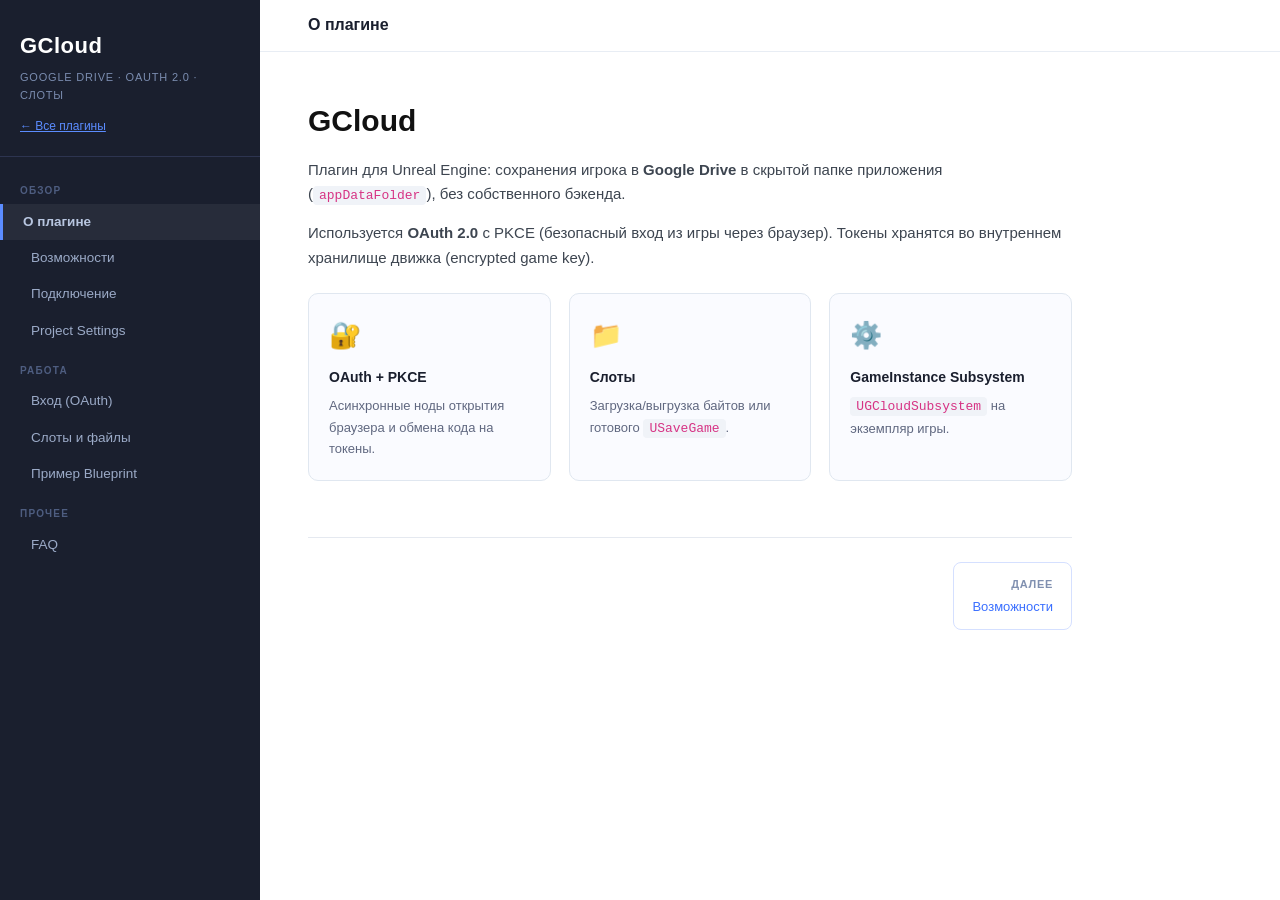
<file: gcloud/index.html>
<!DOCTYPE html>
<html lang="ru">
<head>
<meta charset="UTF-8">
<meta name="viewport" content="width=device-width, initial-scale=1.0">
<title>GCloud — Google Drive для Unreal Engine</title>
<link rel="stylesheet" href="../css/style.css">
</head>
<body>

<button id="hamburger" onclick="document.getElementById('sidebar').classList.toggle('open')">☰</button>

<nav id="sidebar">
  <div class="brand">
    <h1>GCloud</h1>
    <div class="tagline">Google Drive · OAuth 2.0 · Слоты</div>
    <p style="margin-top:12px;font-size:12px;"><a href="../index.html" style="color:#5b8cff;">← Все плагины</a></p>
  </div>
  <nav>
    <div class="nav-section">Обзор</div>
    <a href="#" class="top-level active" onclick="show('home',this)">О плагине</a>
    <a href="#" onclick="show('features',this)">Возможности</a>
    <a href="#" onclick="show('setup',this)">Подключение</a>
    <a href="#" onclick="show('settings',this)">Project Settings</a>
    <div class="nav-section">Работа</div>
    <a href="#" onclick="show('oauth',this)">Вход (OAuth)</a>
    <a href="#" onclick="show('slots',this)">Слоты и файлы</a>
    <a href="#" onclick="show('bp',this)">Пример Blueprint</a>
    <div class="nav-section">Прочее</div>
    <a href="#" onclick="show('faq',this)">FAQ</a>
  </nav>
</nav>

<div id="content">

<section id="home" class="page-section active">
  <div class="topbar"><h2>О плагине</h2></div>
  <article>
    <h1>GCloud</h1>
    <p>Плагин для Unreal Engine: сохранения игрока в <strong>Google Drive</strong> в скрытой папке приложения (<code>appDataFolder</code>), без собственного бэкенда.</p>
    <p>Используется <strong>OAuth 2.0</strong> с PKCE (безопасный вход из игры через браузер). Токены хранятся во внутреннем хранилище движка (encrypted game key).</p>
    <div class="feature-grid">
      <div class="feature-card"><div class="icon">🔐</div><h4>OAuth + PKCE</h4><p>Асинхронные ноды открытия браузера и обмена кода на токены.</p></div>
      <div class="feature-card"><div class="icon">📁</div><h4>Слоты</h4><p>Загрузка/выгрузка байтов или готового <code>USaveGame</code>.</p></div>
      <div class="feature-card"><div class="icon">⚙️</div><h4>GameInstance Subsystem</h4><p><code>UGCloudSubsystem</code> на экземпляр игры.</p></div>
    </div>
    <div class="page-nav">
      <span></span>
      <a href="#" class="next" onclick="show('features',document.querySelector('[onclick*=features]'))"><span class="label">Далее</span>Возможности</a>
    </div>
  </article>
</section>

<section id="features" class="page-section">
  <div class="topbar"><h2>Возможности</h2></div>
  <article>
    <h1>Возможности</h1>
    <table>
      <thead><tr><th>Функция</th><th>Blueprint</th><th>Описание</th></tr></thead>
      <tbody>
        <tr><td>Вход Google</td><td>✅ Async</td><td>Open Sign In In Browser → Exchange Auth Code</td></tr>
        <tr><td>Проверка сессии</td><td>✅</td><td>Is G Cloud Signed In</td></tr>
        <tr><td>Слот (байты)</td><td>✅ Async</td><td>Upload Slot / Download Slot / Delete Slot / List Slots</td></tr>
        <tr><td>SaveGame</td><td>✅ Async</td><td>Upload Save Game / Download Save Game</td></tr>
        <tr><td>Ошибки</td><td>✅</td><td>G Cloud Get Last Error, Clear Last Error, Sign Out</td></tr>
      </tbody>
    </table>
    <div class="page-nav">
      <a href="#" onclick="show('home',document.querySelector('[onclick*=home]'))"><span class="label">Назад</span>О плагине</a>
      <a href="#" class="next" onclick="show('setup',document.querySelector('[onclick*=setup]'))"><span class="label">Далее</span>Подключение</a>
    </div>
  </article>
</section>

<section id="setup" class="page-section">
  <div class="topbar"><h2>Подключение</h2></div>
  <article>
    <h1>Подключение</h1>
    <h2>Требования</h2>
    <ul>
      <li>Unreal Engine 5.7 (как в <code>GCloud.uplugin</code>)</li>
      <li>Проект в <a href="https://console.cloud.google.com/" target="_blank">Google Cloud Console</a>: OAuth client (Web или Android), redirect URI</li>
      <li>Включённый API Google Drive (доступ к файлам приложения)</li>
    </ul>
    <h2>Шаги</h2>
    <ol>
      <li>Скопируйте папку <code>Plugins/GCloud</code> в проект.</li>
      <li><strong>Edit → Plugins</strong> — включите <em>GCloud</em>.</li>
      <li>Заполните <strong>Project Settings → Plugins → GCloud (Google Drive)</strong> (см. следующий раздел).</li>
      <li>В Blueprint используйте ноды категорий <strong>GCloud | Auth</strong> и <strong>GCloud | Slots</strong>.</li>
    </ol>
    <div class="callout warn"><strong>Android</strong> Для публичного клиента без секрета используйте PKCE; Client Secret можно оставить пустым.</div>
    <div class="page-nav">
      <a href="#" onclick="show('features',document.querySelector('[onclick*=features]'))"><span class="label">Назад</span>Возможности</a>
      <a href="#" class="next" onclick="show('settings',document.querySelector('[onclick*=settings]'))"><span class="label">Далее</span>Настройки</a>
    </div>
  </article>
</section>

<section id="settings" class="page-section">
  <div class="topbar"><h2>Project Settings</h2></div>
  <article>
    <h1>Project Settings → GCloud (Google Drive)</h1>
    <p>Параметры пишутся в <code>DefaultGame.ini</code>, секция <code>[/Script/GCloud.GCloudDeveloperSettings]</code>.</p>
    <table>
      <thead><tr><th>Поле</th><th>Описание</th></tr></thead>
      <tbody>
        <tr><td>Client Id</td><td>OAuth 2.0 Client ID из Google Cloud Console</td></tr>
        <tr><td>Client Secret</td><td>Для Web-клиента; для Android PKCE часто пусто</td></tr>
        <tr><td>Redirect Uri</td><td>Должен совпадать с консолью Google, например <code>com.epicgames.unreal:/gcloud-oauth</code></td></tr>
        <tr><td>Scopes</td><td>По умолчанию <code>https://www.googleapis.com/auth/drive.appdata</code> — доступ к скрытой папке приложения</td></tr>
        <tr><td>Slot File Prefix</td><td>Префикс имён файлов слотов на диске, по умолчанию <code>save_</code></td></tr>
      </tbody>
    </table>
    <div class="page-nav">
      <a href="#" onclick="show('setup',document.querySelector('[onclick*=setup]'))"><span class="label">Назад</span>Подключение</a>
      <a href="#" class="next" onclick="show('oauth',document.querySelector('[onclick*=oauth]'))"><span class="label">Далее</span>OAuth</a>
    </div>
  </article>
</section>

<section id="oauth" class="page-section">
  <div class="topbar"><h2>Вход (OAuth)</h2></div>
  <article>
    <h1>Вход через Google</h1>
    <ol>
      <li>Вызовите async-ноду <strong>Open Sign In In Browser</strong> — откроется системный браузер с URL авторизации (PKCE подготовлен в подсистеме).</li>
      <li>После успешного входа Google перенаправит на ваш <em>Redirect Uri</em> с параметром <code>code</code>.</li>
      <li>Передайте код в <strong>Exchange Auth Code</strong> — нода завершится с <code>On Complete (bSuccess)</code>.</li>
      <li>Проверка: <strong>Is G Cloud Signed In</strong> (чистая функция, World Context).</li>
    </ol>
    <table>
      <thead><tr><th>Нода</th><th>Категория</th></tr></thead>
      <tbody>
        <tr><td>Open Sign In In Browser</td><td>GCloud | Auth</td></tr>
        <tr><td>Exchange Auth Code</td><td>GCloud | Auth</td></tr>
        <tr><td>Is G Cloud Signed In</td><td>GCloud | Auth</td></tr>
        <tr><td>G Cloud Sign Out</td><td>GCloud | Auth</td></tr>
        <tr><td>G Cloud Get Last Error / Clear Last Error</td><td>GCloud | Auth</td></tr>
        <tr><td>G Cloud Get Sign In Url</td><td>GCloud | Auth — опционально получить URL без открытия браузера</td></tr>
      </tbody>
    </table>
    <div class="page-nav">
      <a href="#" onclick="show('settings',document.querySelector('[onclick*=settings]'))"><span class="label">Назад</span>Настройки</a>
      <a href="#" class="next" onclick="show('slots',document.querySelector('[onclick*=slots]'))"><span class="label">Далее</span>Слоты</a>
    </div>
  </article>
</section>

<section id="slots" class="page-section">
  <div class="topbar"><h2>Слоты и файлы</h2></div>
  <article>
    <h1>Слоты (Google Drive)</h1>
    <p>Имя слота — логическое имя сохранения; плагин сопоставляет его с файлом в <code>appDataFolder</code> с учётом <em>Slot File Prefix</em>.</p>
    <table>
      <thead><tr><th>Async-нода</th><th>On Complete</th></tr></thead>
      <tbody>
        <tr><td>Upload Slot</td><td>bool bSuccess</td></tr>
        <tr><td>Download Slot</td><td>bool bSuccess, TArray&lt;uint8&gt; Bytes</td></tr>
        <tr><td>Delete Slot</td><td>bool bSuccess</td></tr>
        <tr><td>List Slots</td><td>bool bSuccess, массив <code>FGCloudSlotInfo</code> (имя, размер, дата)</td></tr>
        <tr><td>Upload Save Game</td><td>bool bSuccess — сериализация <code>USaveGame</code></td></tr>
        <tr><td>Download Save Game</td><td>bool bSuccess — в существующий объект SaveGame</td></tr>
      </tbody>
    </table>
    <div class="callout"><strong>Subsystem</strong> Вся логика на <code>UGCloudSubsystem</code> (Game Instance). Ноды сами берут подсистему из World Context.</div>
    <div class="page-nav">
      <a href="#" onclick="show('oauth',document.querySelector('[onclick*=oauth]'))"><span class="label">Назад</span>OAuth</a>
      <a href="#" class="next" onclick="show('bp',document.querySelector('[onclick*=bp]'))"><span class="label">Далее</span>Blueprint</a>
    </div>
  </article>
</section>

<section id="bp" class="page-section">
  <div class="topbar"><h2>Пример Blueprint</h2></div>
  <article>
    <h1>Пример цепочки</h1>
    <pre><code>① Open Sign In In Browser → On Launched / On Failed
② (из redirect) Exchange Auth Code (Authorization Code)
③ On Complete (true) → List Slots
④ Download Save Game (SlotName, SaveGameObject) → загрузить в объект
⑤ После игры: Upload Save Game</code></pre>
    <div class="page-nav">
      <a href="#" onclick="show('slots',document.querySelector('[onclick*=slots]'))"><span class="label">Назад</span>Слоты</a>
      <a href="#" class="next" onclick="show('faq',document.querySelector('[onclick*=faq]'))"><span class="label">Далее</span>FAQ</a>
    </div>
  </article>
</section>

<section id="faq" class="page-section">
  <div class="topbar"><h2>FAQ</h2></div>
  <article>
    <h1>Частые вопросы</h1>
    <h3>redirect_uri_mismatch</h3>
    <p>Точное совпадение Redirect URI в консоли Google и в Project Settings.</p>
    <h3>Нет доступа к Drive</h3>
    <p>Проверьте scope <code>drive.appdata</code> и что OAuth consent screen опубликован (или тестовые пользователи добавлены).</p>
    <h3>Где хранятся токены?</h3>
    <p>В зашифрованном хранилище UE после успешного Exchange Auth Code.</p>
  </article>
</section>

</div>

<script>
function show(id, link) {
  document.querySelectorAll('.page-section').forEach(s => s.classList.remove('active'));
  document.getElementById(id).classList.add('active');
  document.querySelectorAll('#sidebar nav a').forEach(a => a.classList.remove('active'));
  if (link) link.classList.add('active');
  window.scrollTo(0, 0);
  if (window.innerWidth < 900) document.getElementById('sidebar').classList.remove('open');
  return false;
}
</script>
</body>
</html>
</file>
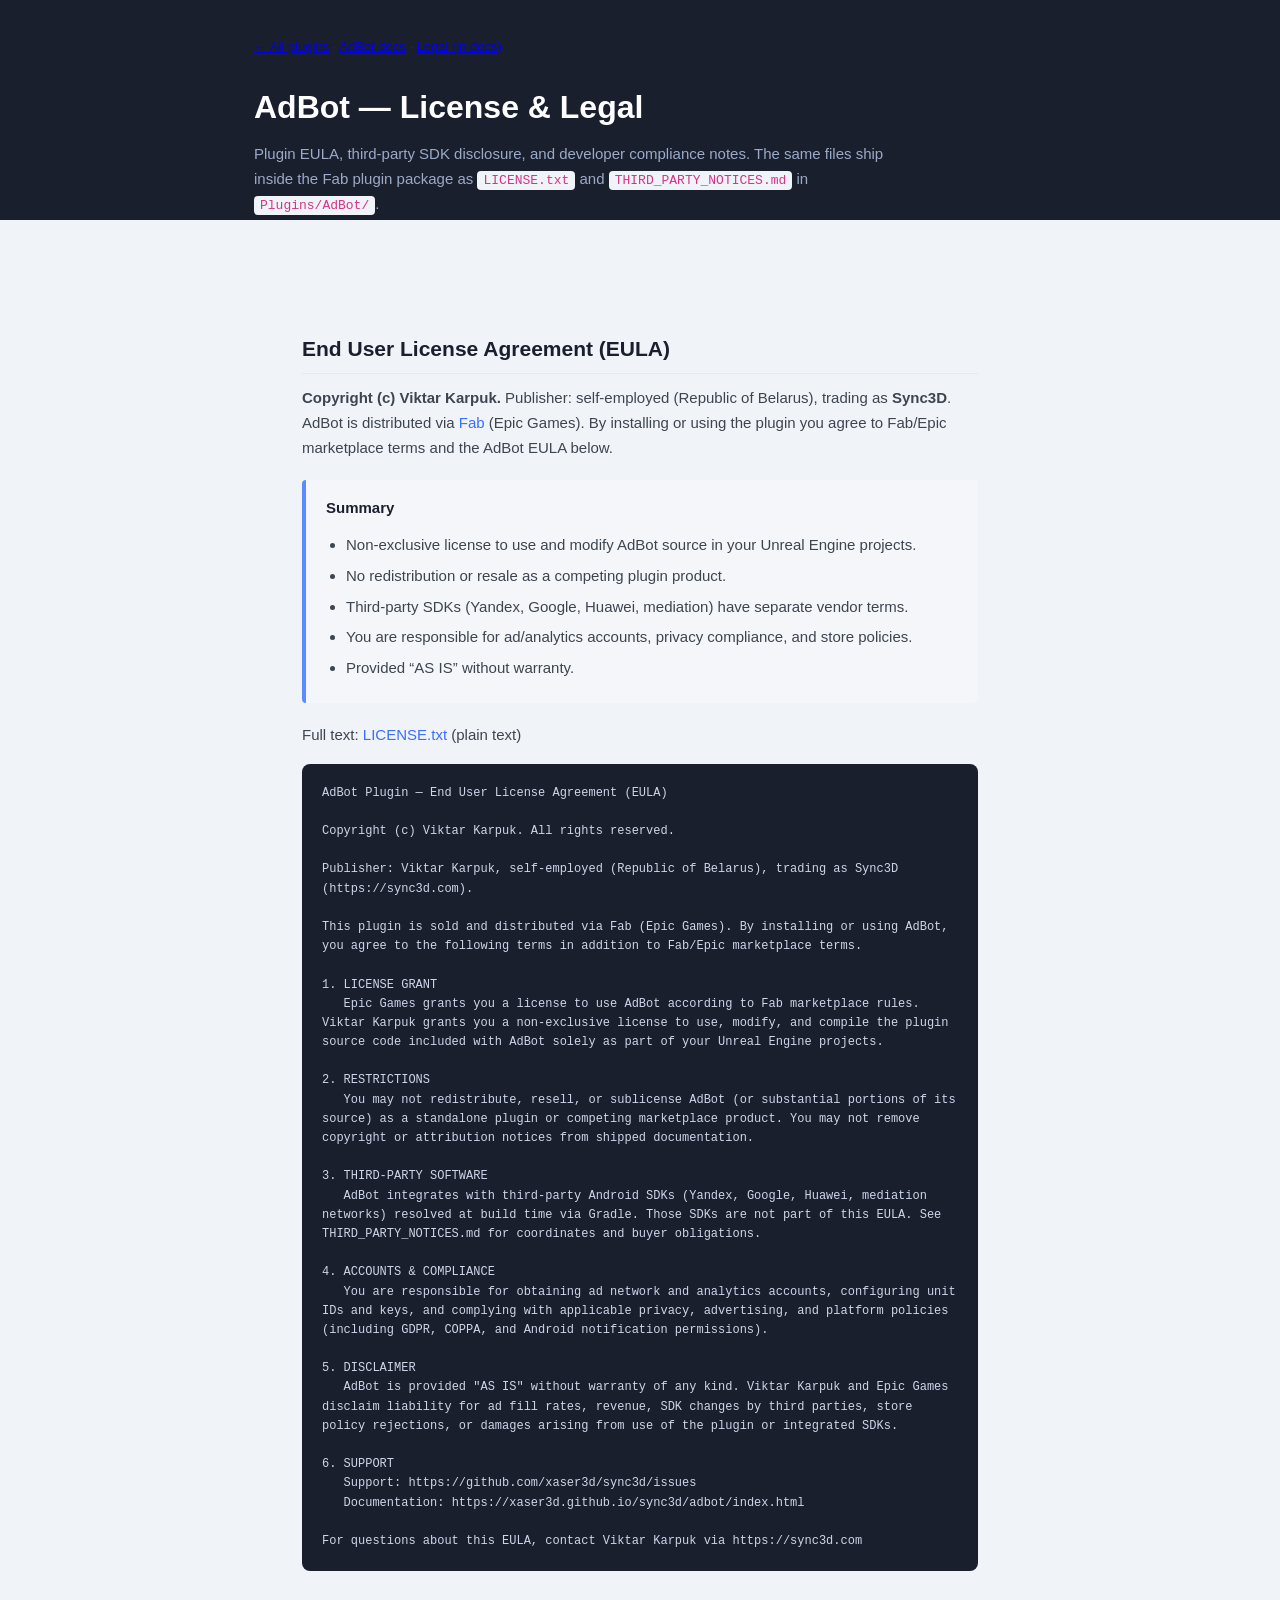
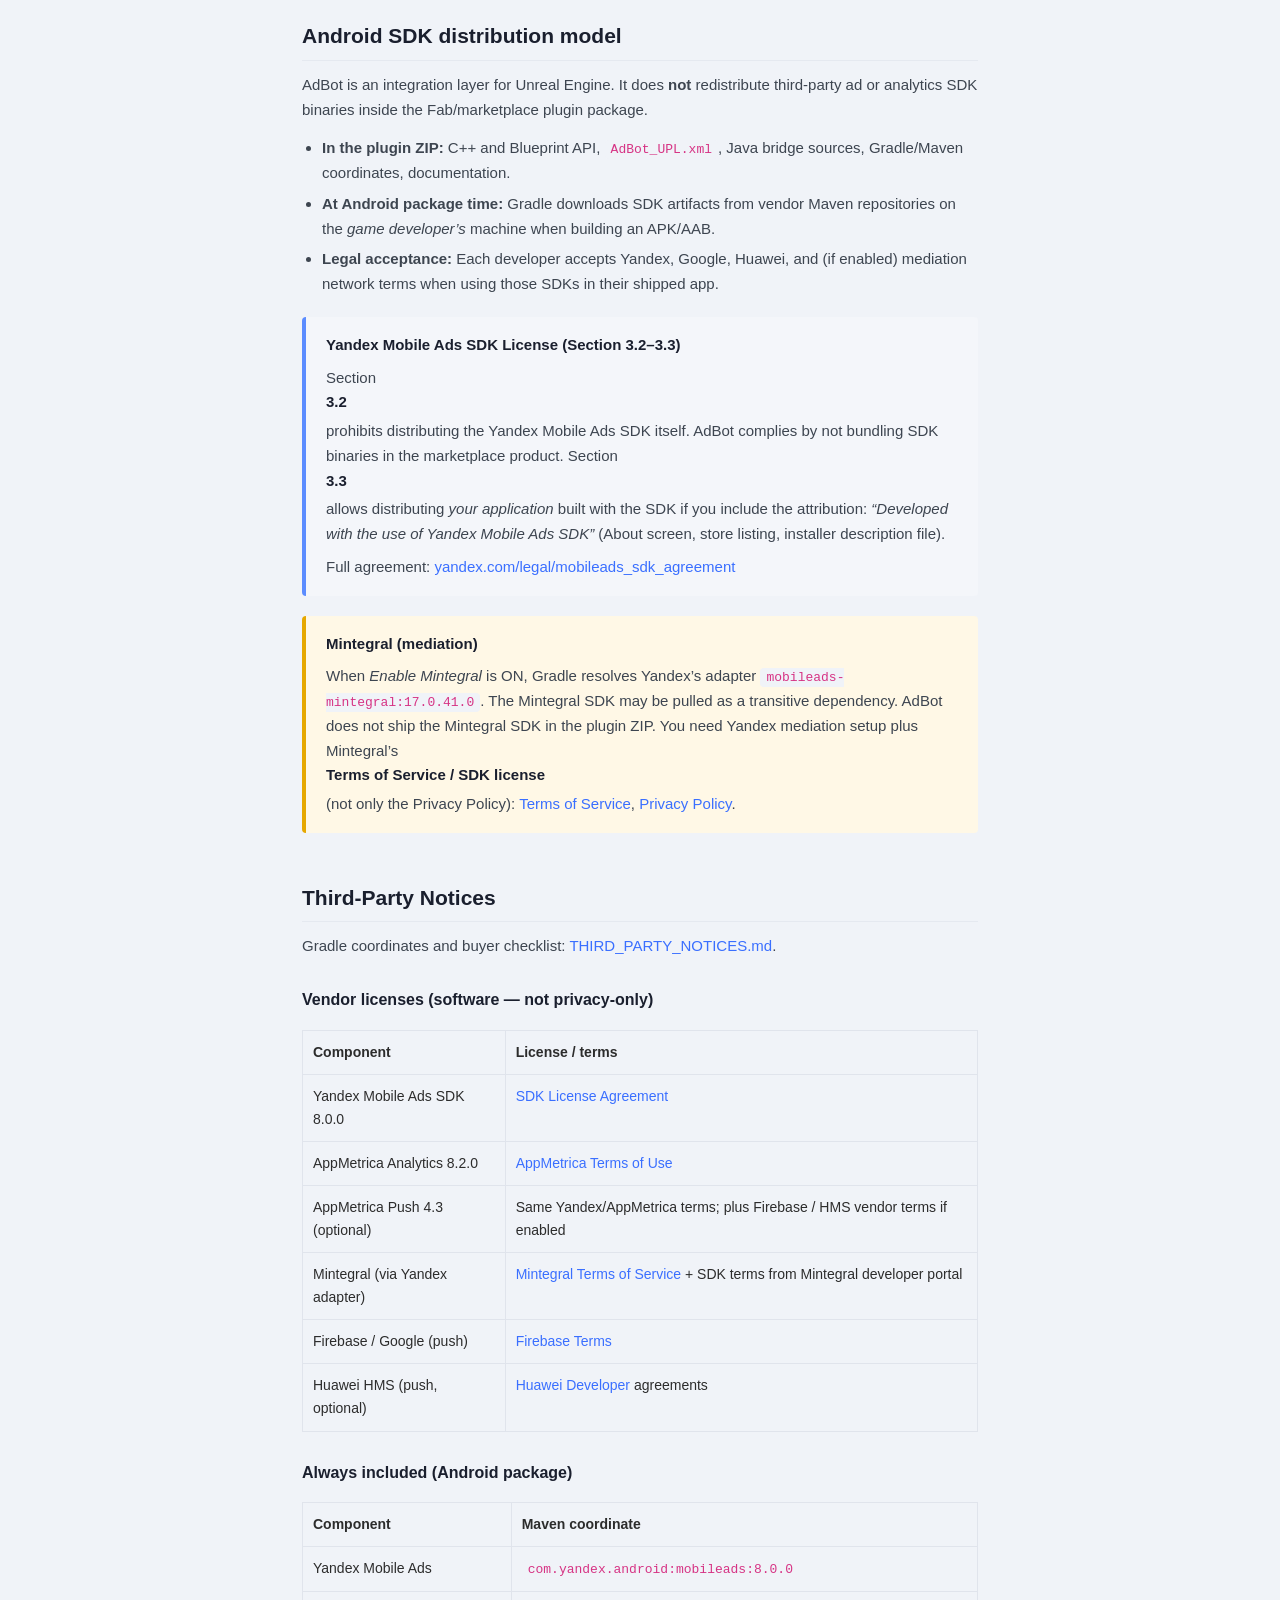
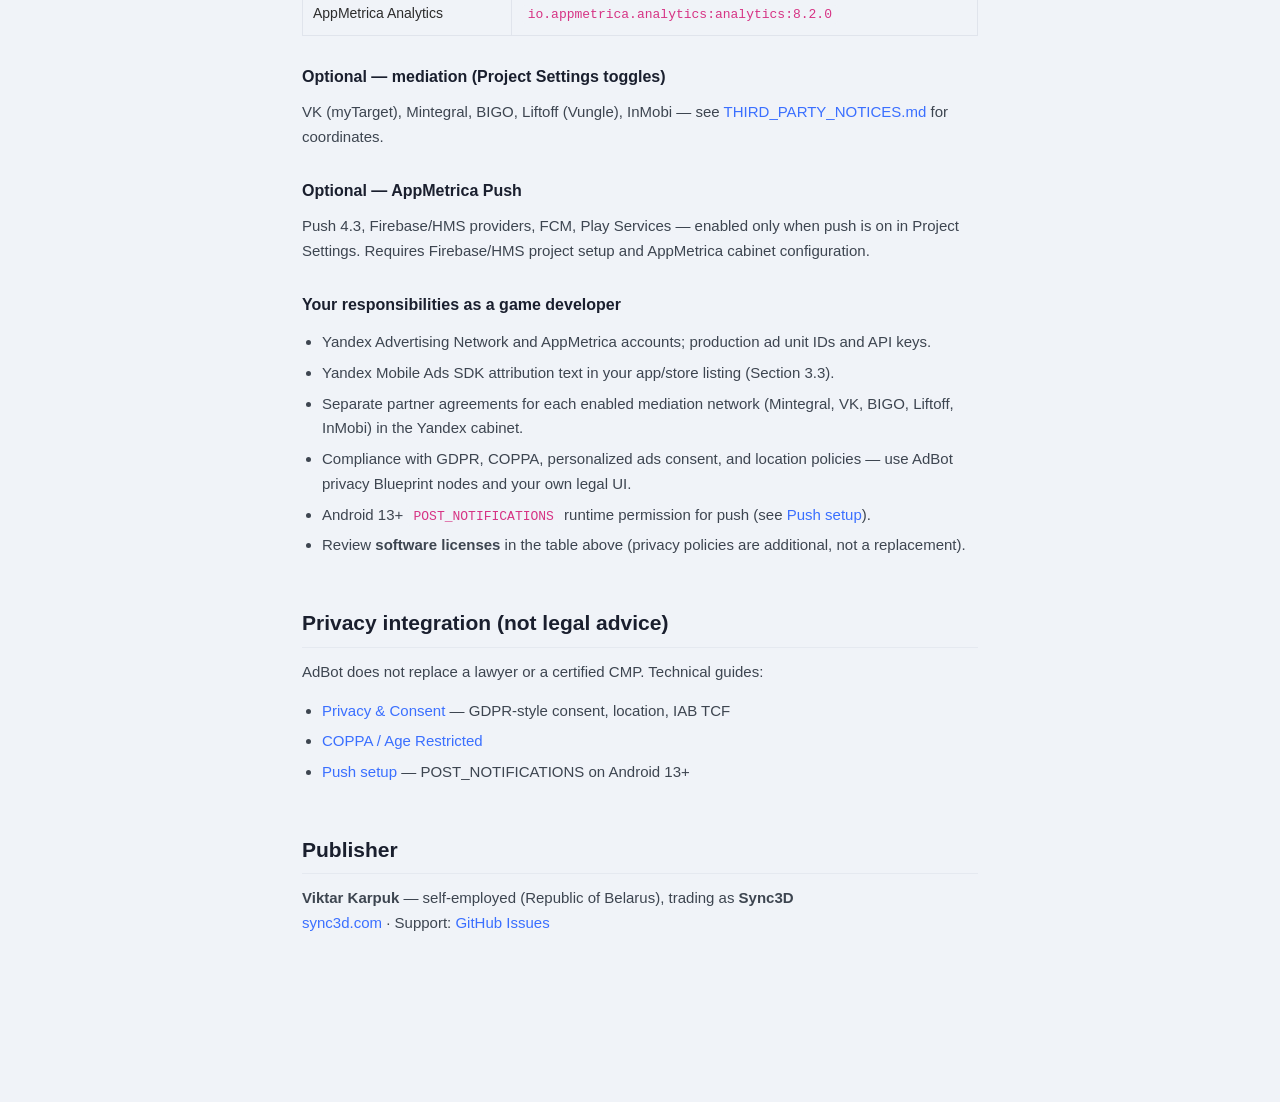
<file: legal/index.html>
<!DOCTYPE html>
<html lang="en">
<head>
<meta charset="UTF-8">
<meta name="viewport" content="width=device-width, initial-scale=1.0">
<title>AdBot — License &amp; Legal</title>
<link rel="stylesheet" href="../css/style.css">
</head>
<body class="docs-hub">
<div class="hub-inner" style="max-width:820px;">
  <p style="margin-bottom:24px;font-size:13px;"><a href="../index.html">← All plugins</a> · <a href="../adbot/index.html">AdBot docs</a> · <a href="../adbot/index.html#legal">Legal (in docs)</a></p>

  <div class="hub-hero">
    <h1>AdBot — License &amp; Legal</h1>
    <p>Plugin EULA, third-party SDK disclosure, and developer compliance notes. The same files ship inside the Fab plugin package as <code>LICENSE.txt</code> and <code>THIRD_PARTY_NOTICES.md</code> in <code>Plugins/AdBot/</code>.</p>
  </div>

  <article style="margin-top:32px;">
    <h2 id="eula">End User License Agreement (EULA)</h2>
    <p><strong>Copyright (c) Viktar Karpuk.</strong> Publisher: self-employed (Republic of Belarus), trading as <strong>Sync3D</strong>. AdBot is distributed via <a href="https://www.fab.com/" target="_blank" rel="noopener">Fab</a> (Epic Games). By installing or using the plugin you agree to Fab/Epic marketplace terms and the AdBot EULA below.</p>
    <div class="callout" style="margin:20px 0;padding:16px 20px;background:#f4f6fa;border-left:4px solid #5b8cff;border-radius:4px;">
      <strong>Summary</strong>
      <ul style="margin:12px 0 0 20px;">
        <li>Non-exclusive license to use and modify AdBot source in your Unreal Engine projects.</li>
        <li>No redistribution or resale as a competing plugin product.</li>
        <li>Third-party SDKs (Yandex, Google, Huawei, mediation) have separate vendor terms.</li>
        <li>You are responsible for ad/analytics accounts, privacy compliance, and store policies.</li>
        <li>Provided &ldquo;AS IS&rdquo; without warranty.</li>
      </ul>
    </div>
    <p>Full text: <a href="LICENSE.txt">LICENSE.txt</a> (plain text)</p>
    <pre style="background:#1a1f2e;color:#cdd6e8;padding:20px;border-radius:8px;font-size:12px;line-height:1.6;overflow-x:auto;white-space:pre-wrap;margin-top:16px;">AdBot Plugin — End User License Agreement (EULA)

Copyright (c) Viktar Karpuk. All rights reserved.

Publisher: Viktar Karpuk, self-employed (Republic of Belarus), trading as Sync3D (https://sync3d.com).

This plugin is sold and distributed via Fab (Epic Games). By installing or using AdBot, you agree to the following terms in addition to Fab/Epic marketplace terms.

1. LICENSE GRANT
   Epic Games grants you a license to use AdBot according to Fab marketplace rules. Viktar Karpuk grants you a non-exclusive license to use, modify, and compile the plugin source code included with AdBot solely as part of your Unreal Engine projects.

2. RESTRICTIONS
   You may not redistribute, resell, or sublicense AdBot (or substantial portions of its source) as a standalone plugin or competing marketplace product. You may not remove copyright or attribution notices from shipped documentation.

3. THIRD-PARTY SOFTWARE
   AdBot integrates with third-party Android SDKs (Yandex, Google, Huawei, mediation networks) resolved at build time via Gradle. Those SDKs are not part of this EULA. See THIRD_PARTY_NOTICES.md for coordinates and buyer obligations.

4. ACCOUNTS &amp; COMPLIANCE
   You are responsible for obtaining ad network and analytics accounts, configuring unit IDs and keys, and complying with applicable privacy, advertising, and platform policies (including GDPR, COPPA, and Android notification permissions).

5. DISCLAIMER
   AdBot is provided "AS IS" without warranty of any kind. Viktar Karpuk and Epic Games disclaim liability for ad fill rates, revenue, SDK changes by third parties, store policy rejections, or damages arising from use of the plugin or integrated SDKs.

6. SUPPORT
   Support: https://github.com/xaser3d/sync3d/issues
   Documentation: https://xaser3d.github.io/sync3d/adbot/index.html

For questions about this EULA, contact Viktar Karpuk via https://sync3d.com</pre>

    <h2 id="distribution" style="margin-top:48px;">Android SDK distribution model</h2>
    <p>AdBot is an integration layer for Unreal Engine. It does <strong>not</strong> redistribute third-party ad or analytics SDK binaries inside the Fab/marketplace plugin package.</p>
    <ul style="margin:12px 0 0 20px;">
      <li><strong>In the plugin ZIP:</strong> C++ and Blueprint API, <code>AdBot_UPL.xml</code>, Java bridge sources, Gradle/Maven coordinates, documentation.</li>
      <li><strong>At Android package time:</strong> Gradle downloads SDK artifacts from vendor Maven repositories on the <em>game developer’s</em> machine when building an APK/AAB.</li>
      <li><strong>Legal acceptance:</strong> Each developer accepts Yandex, Google, Huawei, and (if enabled) mediation network terms when using those SDKs in their shipped app.</li>
    </ul>
    <div class="callout" style="margin:20px 0;padding:16px 20px;background:#f4f6fa;border-left:4px solid #5b8cff;border-radius:4px;">
      <strong>Yandex Mobile Ads SDK License (Section 3.2–3.3)</strong>
      <p style="margin:8px 0 0;">Section <strong>3.2</strong> prohibits distributing the Yandex Mobile Ads SDK itself. AdBot complies by not bundling SDK binaries in the marketplace product. Section <strong>3.3</strong> allows distributing <em>your application</em> built with the SDK if you include the attribution: <em>&ldquo;Developed with the use of Yandex Mobile Ads SDK&rdquo;</em> (About screen, store listing, installer description file).</p>
      <p style="margin:8px 0 0;">Full agreement: <a href="https://yandex.com/legal/mobileads_sdk_agreement/" target="_blank" rel="noopener">yandex.com/legal/mobileads_sdk_agreement</a></p>
    </div>
    <div class="callout" style="margin:20px 0;padding:16px 20px;background:#fff8e6;border-left:4px solid #e6a800;border-radius:4px;">
      <strong>Mintegral (mediation)</strong>
      <p style="margin:8px 0 0;">When <em>Enable Mintegral</em> is ON, Gradle resolves Yandex&rsquo;s adapter <code>mobileads-mintegral:17.0.41.0</code>. The Mintegral SDK may be pulled as a transitive dependency. AdBot does not ship the Mintegral SDK in the plugin ZIP. You need Yandex mediation setup plus Mintegral&rsquo;s <strong>Terms of Service / SDK license</strong> (not only the Privacy Policy): <a href="https://www.mintegral.com/en/terms-of-service/" target="_blank" rel="noopener">Terms of Service</a>, <a href="https://www.mintegral.com/en/privacy/" target="_blank" rel="noopener">Privacy Policy</a>.</p>
    </div>

    <h2 id="third-party" style="margin-top:48px;">Third-Party Notices</h2>
    <p>Gradle coordinates and buyer checklist: <a href="THIRD_PARTY_NOTICES.md">THIRD_PARTY_NOTICES.md</a>.</p>

    <h3>Vendor licenses (software — not privacy-only)</h3>
    <table style="width:100%;border-collapse:collapse;margin:16px 0;font-size:14px;">
      <thead><tr style="background:#f4f6fa;"><th style="text-align:left;padding:10px;border:1px solid #e0e4ec;">Component</th><th style="text-align:left;padding:10px;border:1px solid #e0e4ec;">License / terms</th></tr></thead>
      <tbody>
        <tr><td style="padding:10px;border:1px solid #e0e4ec;">Yandex Mobile Ads SDK 8.0.0</td><td style="padding:10px;border:1px solid #e0e4ec;"><a href="https://yandex.com/legal/mobileads_sdk_agreement/" target="_blank" rel="noopener">SDK License Agreement</a></td></tr>
        <tr><td style="padding:10px;border:1px solid #e0e4ec;">AppMetrica Analytics 8.2.0</td><td style="padding:10px;border:1px solid #e0e4ec;"><a href="https://yandex.com/legal/appmetrica_termsofuse/" target="_blank" rel="noopener">AppMetrica Terms of Use</a></td></tr>
        <tr><td style="padding:10px;border:1px solid #e0e4ec;">AppMetrica Push 4.3 (optional)</td><td style="padding:10px;border:1px solid #e0e4ec;">Same Yandex/AppMetrica terms; plus Firebase / HMS vendor terms if enabled</td></tr>
        <tr><td style="padding:10px;border:1px solid #e0e4ec;">Mintegral (via Yandex adapter)</td><td style="padding:10px;border:1px solid #e0e4ec;"><a href="https://www.mintegral.com/en/terms-of-service/" target="_blank" rel="noopener">Mintegral Terms of Service</a> + SDK terms from Mintegral developer portal</td></tr>
        <tr><td style="padding:10px;border:1px solid #e0e4ec;">Firebase / Google (push)</td><td style="padding:10px;border:1px solid #e0e4ec;"><a href="https://firebase.google.com/terms" target="_blank" rel="noopener">Firebase Terms</a></td></tr>
        <tr><td style="padding:10px;border:1px solid #e0e4ec;">Huawei HMS (push, optional)</td><td style="padding:10px;border:1px solid #e0e4ec;"><a href="https://developer.huawei.com/" target="_blank" rel="noopener">Huawei Developer</a> agreements</td></tr>
      </tbody>
    </table>

    <h3>Always included (Android package)</h3>
    <table style="width:100%;border-collapse:collapse;margin:16px 0;font-size:14px;">
      <thead><tr style="background:#f4f6fa;"><th style="text-align:left;padding:10px;border:1px solid #e0e4ec;">Component</th><th style="text-align:left;padding:10px;border:1px solid #e0e4ec;">Maven coordinate</th></tr></thead>
      <tbody>
        <tr><td style="padding:10px;border:1px solid #e0e4ec;">Yandex Mobile Ads</td><td style="padding:10px;border:1px solid #e0e4ec;"><code>com.yandex.android:mobileads:8.0.0</code></td></tr>
        <tr><td style="padding:10px;border:1px solid #e0e4ec;">AppMetrica Analytics</td><td style="padding:10px;border:1px solid #e0e4ec;"><code>io.appmetrica.analytics:analytics:8.2.0</code></td></tr>
      </tbody>
    </table>

    <h3>Optional — mediation (Project Settings toggles)</h3>
    <p>VK (myTarget), Mintegral, BIGO, Liftoff (Vungle), InMobi — see <a href="THIRD_PARTY_NOTICES.md">THIRD_PARTY_NOTICES.md</a> for coordinates.</p>

    <h3>Optional — AppMetrica Push</h3>
    <p>Push 4.3, Firebase/HMS providers, FCM, Play Services — enabled only when push is on in Project Settings. Requires Firebase/HMS project setup and AppMetrica cabinet configuration.</p>

    <h3>Your responsibilities as a game developer</h3>
    <ul style="margin:12px 0 0 20px;">
      <li>Yandex Advertising Network and AppMetrica accounts; production ad unit IDs and API keys.</li>
      <li>Yandex Mobile Ads SDK attribution text in your app/store listing (Section 3.3).</li>
      <li>Separate partner agreements for each enabled mediation network (Mintegral, VK, BIGO, Liftoff, InMobi) in the Yandex cabinet.</li>
      <li>Compliance with GDPR, COPPA, personalized ads consent, and location policies — use AdBot privacy Blueprint nodes and your own legal UI.</li>
      <li>Android 13+ <code>POST_NOTIFICATIONS</code> runtime permission for push (see <a href="../adbot/index.html#push-setup">Push setup</a>).</li>
      <li>Review <strong>software licenses</strong> in the table above (privacy policies are additional, not a replacement).</li>
    </ul>

    <h2 id="privacy" style="margin-top:48px;">Privacy integration (not legal advice)</h2>
    <p>AdBot does not replace a lawyer or a certified CMP. Technical guides:</p>
    <ul style="margin:12px 0 0 20px;">
      <li><a href="../adbot/index.html#privacy">Privacy &amp; Consent</a> — GDPR-style consent, location, IAB TCF</li>
      <li><a href="../adbot/index.html#coppa">COPPA / Age Restricted</a></li>
      <li><a href="../adbot/index.html#push-setup">Push setup</a> — POST_NOTIFICATIONS on Android 13+</li>
    </ul>

    <h2 id="publisher" style="margin-top:48px;">Publisher</h2>
    <p><strong>Viktar Karpuk</strong> — self-employed (Republic of Belarus), trading as <strong>Sync3D</strong><br>
    <a href="https://sync3d.com" target="_blank" rel="noopener">sync3d.com</a> · Support: <a href="https://github.com/xaser3d/sync3d/issues" target="_blank" rel="noopener">GitHub Issues</a></p>
  </article>
</div>
</body>
</html>
</file>
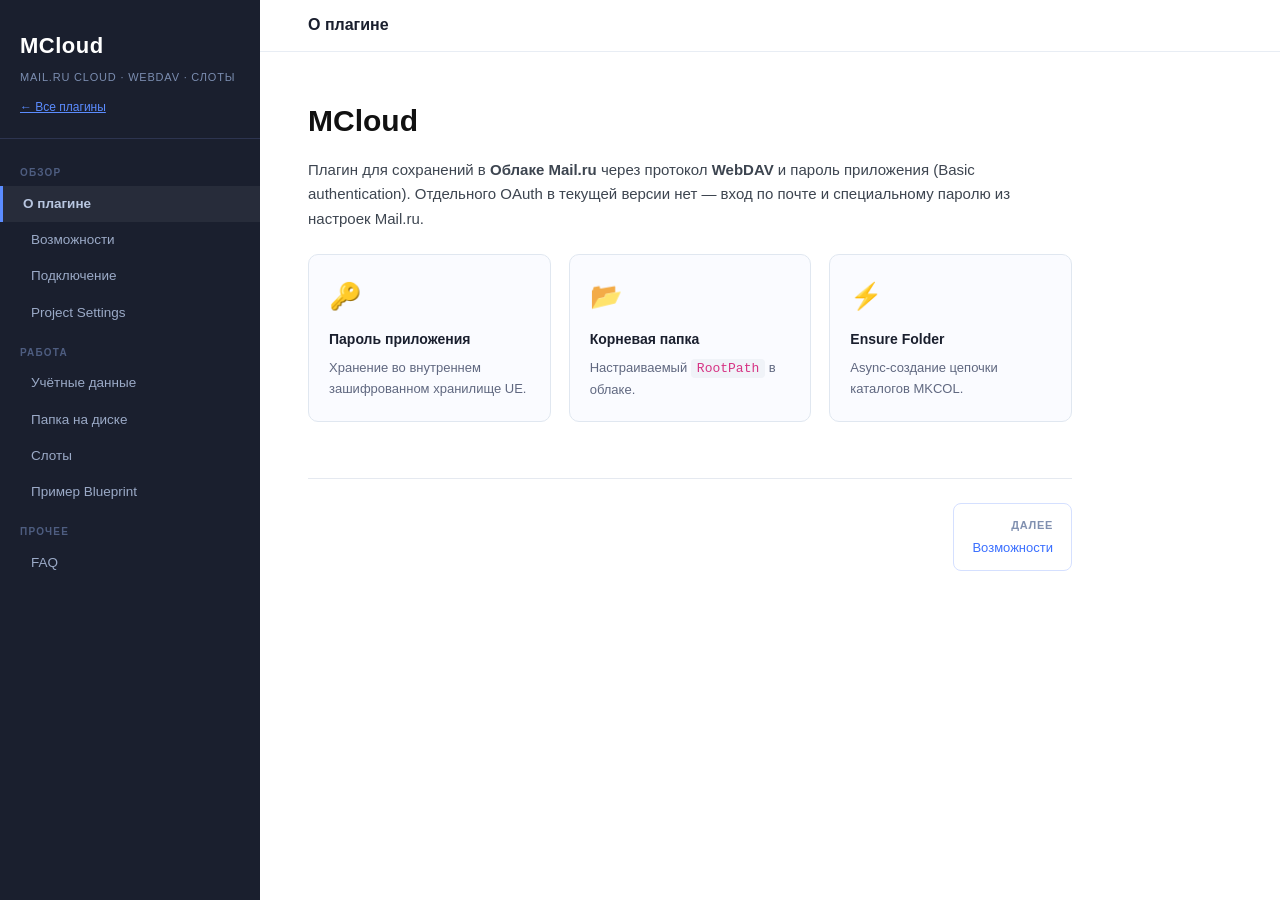
<file: mcloud/index.html>
<!DOCTYPE html>
<html lang="ru">
<head>
<meta charset="UTF-8">
<meta name="viewport" content="width=device-width, initial-scale=1.0">
<title>MCloud — Mail.ru Cloud (WebDAV) для Unreal Engine</title>
<link rel="stylesheet" href="../css/style.css">
</head>
<body>

<button id="hamburger" onclick="document.getElementById('sidebar').classList.toggle('open')">☰</button>

<nav id="sidebar">
  <div class="brand">
    <h1>MCloud</h1>
    <div class="tagline">Mail.ru Cloud · WebDAV · Слоты</div>
    <p style="margin-top:12px;font-size:12px;"><a href="../index.html" style="color:#5b8cff;">← Все плагины</a></p>
  </div>
  <nav>
    <div class="nav-section">Обзор</div>
    <a href="#" class="top-level active" onclick="show('home',this)">О плагине</a>
    <a href="#" onclick="show('features',this)">Возможности</a>
    <a href="#" onclick="show('setup',this)">Подключение</a>
    <a href="#" onclick="show('settings',this)">Project Settings</a>
    <div class="nav-section">Работа</div>
    <a href="#" onclick="show('auth',this)">Учётные данные</a>
    <a href="#" onclick="show('folder',this)">Папка на диске</a>
    <a href="#" onclick="show('slots',this)">Слоты</a>
    <a href="#" onclick="show('bp',this)">Пример Blueprint</a>
    <div class="nav-section">Прочее</div>
    <a href="#" onclick="show('faq',this)">FAQ</a>
  </nav>
</nav>

<div id="content">

<section id="home" class="page-section active">
  <div class="topbar"><h2>О плагине</h2></div>
  <article>
    <h1>MCloud</h1>
    <p>Плагин для сохранений в <strong>Облаке Mail.ru</strong> через протокол <strong>WebDAV</strong> и пароль приложения (Basic authentication). Отдельного OAuth в текущей версии нет — вход по почте и специальному паролю из настроек Mail.ru.</p>
    <div class="feature-grid">
      <div class="feature-card"><div class="icon">🔑</div><h4>Пароль приложения</h4><p>Хранение во внутреннем зашифрованном хранилище UE.</p></div>
      <div class="feature-card"><div class="icon">📂</div><h4>Корневая папка</h4><p>Настраиваемый <code>RootPath</code> в облаке.</p></div>
      <div class="feature-card"><div class="icon">⚡</div><h4>Ensure Folder</h4><p>Async-создание цепочки каталогов MKCOL.</p></div>
    </div>
    <div class="page-nav">
      <span></span>
      <a href="#" class="next" onclick="show('features',document.querySelector('[onclick*=features]'))"><span class="label">Далее</span>Возможности</a>
    </div>
  </article>
</section>

<section id="features" class="page-section">
  <div class="topbar"><h2>Возможности</h2></div>
  <article>
    <h1>Возможности</h1>
    <table>
      <thead><tr><th>Функция</th><th>Blueprint</th></tr></thead>
      <tbody>
        <tr><td>Установка логина/пароля WebDAV</td><td>Set M Cloud Web Dav Credentials</td></tr>
        <tr><td>Проверка входа</td><td>Is M Cloud Signed In</td></tr>
        <tr><td>Создать папки по RootPath</td><td>Async Ensure Folder</td></tr>
        <tr><td>Слоты байтами / SaveGame</td><td>Upload/Download/Delete/List + SaveGame</td></tr>
        <tr><td>Выход / ошибки</td><td>M Cloud Sign Out, Get/Clear Last Error</td></tr>
      </tbody>
    </table>
    <div class="page-nav">
      <a href="#" onclick="show('home',document.querySelector('[onclick*=home]'))"><span class="label">Назад</span>О плагине</a>
      <a href="#" class="next" onclick="show('setup',document.querySelector('[onclick*=setup]'))"><span class="label">Далее</span>Подключение</a>
    </div>
  </article>
</section>

<section id="setup" class="page-section">
  <div class="topbar"><h2>Подключение</h2></div>
  <article>
    <h1>Подключение</h1>
    <ol>
      <li>Включите плагин <code>MCloud</code> в проекте.</li>
      <li>В кабинете Mail.ru создайте <strong>пароль для внешних приложений</strong> для Облака.</li>
      <li>В игре вызовите <strong>Set M Cloud Web Dav Credentials</strong> (email + пароль приложения) — для релиза предпочтительнее, чем хранить пароль в <code>DefaultGame.ini</code>.</li>
      <li>При необходимости вызовите <strong>Ensure Folder</strong> один раз перед первой загрузкой.</li>
    </ol>
    <div class="page-nav">
      <a href="#" onclick="show('features',document.querySelector('[onclick*=features]'))"><span class="label">Назад</span>Возможности</a>
      <a href="#" class="next" onclick="show('settings',document.querySelector('[onclick*=settings]'))"><span class="label">Далее</span>Настройки</a>
    </div>
  </article>
</section>

<section id="settings" class="page-section">
  <div class="topbar"><h2>Project Settings</h2></div>
  <article>
    <h1>MCloud (Mail.ru Cloud WebDAV)</h1>
    <table>
      <thead><tr><th>Поле</th><th>Описание</th></tr></thead>
      <tbody>
        <tr><td>Web Dav Base Url</td><td>По умолчанию <code>https://webdav.cloud.mail.ru</code></td></tr>
        <tr><td>Root Path</td><td>Путь в облаке без ведущего слэша, напр. <code>UnrealGameSaves/MyGame</code></td></tr>
        <tr><td>Slot File Prefix</td><td>Префикс файлов слотов, по умолчанию <code>save_</code></td></tr>
        <tr><td>Dev Email / Dev App Password</td><td>Только для разработки; в сборке лучше <strong>Set Web Dav Credentials</strong></td></tr>
      </tbody>
    </table>
    <div class="page-nav">
      <a href="#" onclick="show('setup',document.querySelector('[onclick*=setup]'))"><span class="label">Назад</span>Подключение</a>
      <a href="#" class="next" onclick="show('auth',document.querySelector('[onclick*=auth]'))"><span class="label">Далее</span>Учётные данные</a>
    </div>
  </article>
</section>

<section id="auth" class="page-section">
  <div class="topbar"><h2>Учётные данные</h2></div>
  <article>
    <h1>Вход без OAuth</h1>
    <p>Нода <strong>Set M Cloud Web Dav Credentials</strong> (категория <em>MCloud | Auth</em>) сохраняет email и пароль приложения во внутренний vault UE.</p>
    <p>После успешной установки <strong>Is M Cloud Signed In</strong> вернёт true, если оба поля непустые.</p>
    <table>
      <thead><tr><th>Нода</th><th>Назначение</th></tr></thead>
      <tbody>
        <tr><td>M Cloud Sign Out</td><td>Очистить сохранённые учётные данные</td></tr>
        <tr><td>M Cloud Get Last Error / Clear Last Error</td><td>Диагностика запросов WebDAV</td></tr>
      </tbody>
    </table>
    <div class="page-nav">
      <a href="#" onclick="show('settings',document.querySelector('[onclick*=settings]'))"><span class="label">Назад</span>Настройки</a>
      <a href="#" class="next" onclick="show('folder',document.querySelector('[onclick*=folder]'))"><span class="label">Далее</span>Папка</a>
    </div>
  </article>
</section>

<section id="folder" class="page-section">
  <div class="topbar"><h2>Папка на диске</h2></div>
  <article>
    <h1>Ensure Folder</h1>
    <p>Async-нода <strong>Ensure Folder</strong> создаёт цепочку каталогов для <code>RootPath</code> (MKCOL по сегментам). Вызовите до первой загрузки, если папка в облаке ещё не создана вручную.</p>
    <div class="page-nav">
      <a href="#" onclick="show('auth',document.querySelector('[onclick*=auth]'))"><span class="label">Назад</span>Учётные данные</a>
      <a href="#" class="next" onclick="show('slots',document.querySelector('[onclick*=slots]'))"><span class="label">Далее</span>Слоты</a>
    </div>
  </article>
</section>

<section id="slots" class="page-section">
  <div class="topbar"><h2>Слоты</h2></div>
  <article>
    <h1>Слоты WebDAV</h1>
    <p>Те же паттерны, что и у GCloud/YCloud: <strong>Upload Slot</strong>, <strong>Download Slot</strong>, <strong>Delete Slot</strong>, <strong>List Slots</strong>, <strong>Upload Save Game</strong>, <strong>Download Save Game</strong> — категория <em>MCloud | Slots</em>. Делегат завершения: <code>On Complete (bSuccess)</code> или для скачивания байт — байты + успех.</p>
    <div class="page-nav">
      <a href="#" onclick="show('folder',document.querySelector('[onclick*=folder]'))"><span class="label">Назад</span>Папка</a>
      <a href="#" class="next" onclick="show('bp',document.querySelector('[onclick*=bp]'))"><span class="label">Далее</span>Blueprint</a>
    </div>
  </article>
</section>

<section id="bp" class="page-section">
  <div class="topbar"><h2>Пример Blueprint</h2></div>
  <article>
    <h1>Типичная цепочка</h1>
    <pre><code>① Set M Cloud Web Dav Credentials (Email, App Password)
② Ensure Folder → On Complete (true)
③ List Slots / Download Save Game / Upload Save Game</code></pre>
    <div class="page-nav">
      <a href="#" onclick="show('slots',document.querySelector('[onclick*=slots]'))"><span class="label">Назад</span>Слоты</a>
      <a href="#" class="next" onclick="show('faq',document.querySelector('[onclick*=faq]'))"><span class="label">Далее</span>FAQ</a>
    </div>
  </article>
</section>

<section id="faq" class="page-section">
  <div class="topbar"><h2>FAQ</h2></div>
  <article>
    <h1>Частые вопросы</h1>
    <h3>401 Unauthorized</h3>
    <p>Проверьте пароль приложения (не обычный пароль почты) и email.</p>
    <h3>404 / путь не найден</h3>
    <p>Выполните <strong>Ensure Folder</strong> или создайте <code>RootPath</code> вручную в веб-интерфейсе Облака.</p>
  </article>
</section>

</div>

<script>
function show(id, link) {
  document.querySelectorAll('.page-section').forEach(s => s.classList.remove('active'));
  document.getElementById(id).classList.add('active');
  document.querySelectorAll('#sidebar nav a').forEach(a => a.classList.remove('active'));
  if (link) link.classList.add('active');
  window.scrollTo(0, 0);
  if (window.innerWidth < 900) document.getElementById('sidebar').classList.remove('open');
  return false;
}
</script>
</body>
</html>
</file>
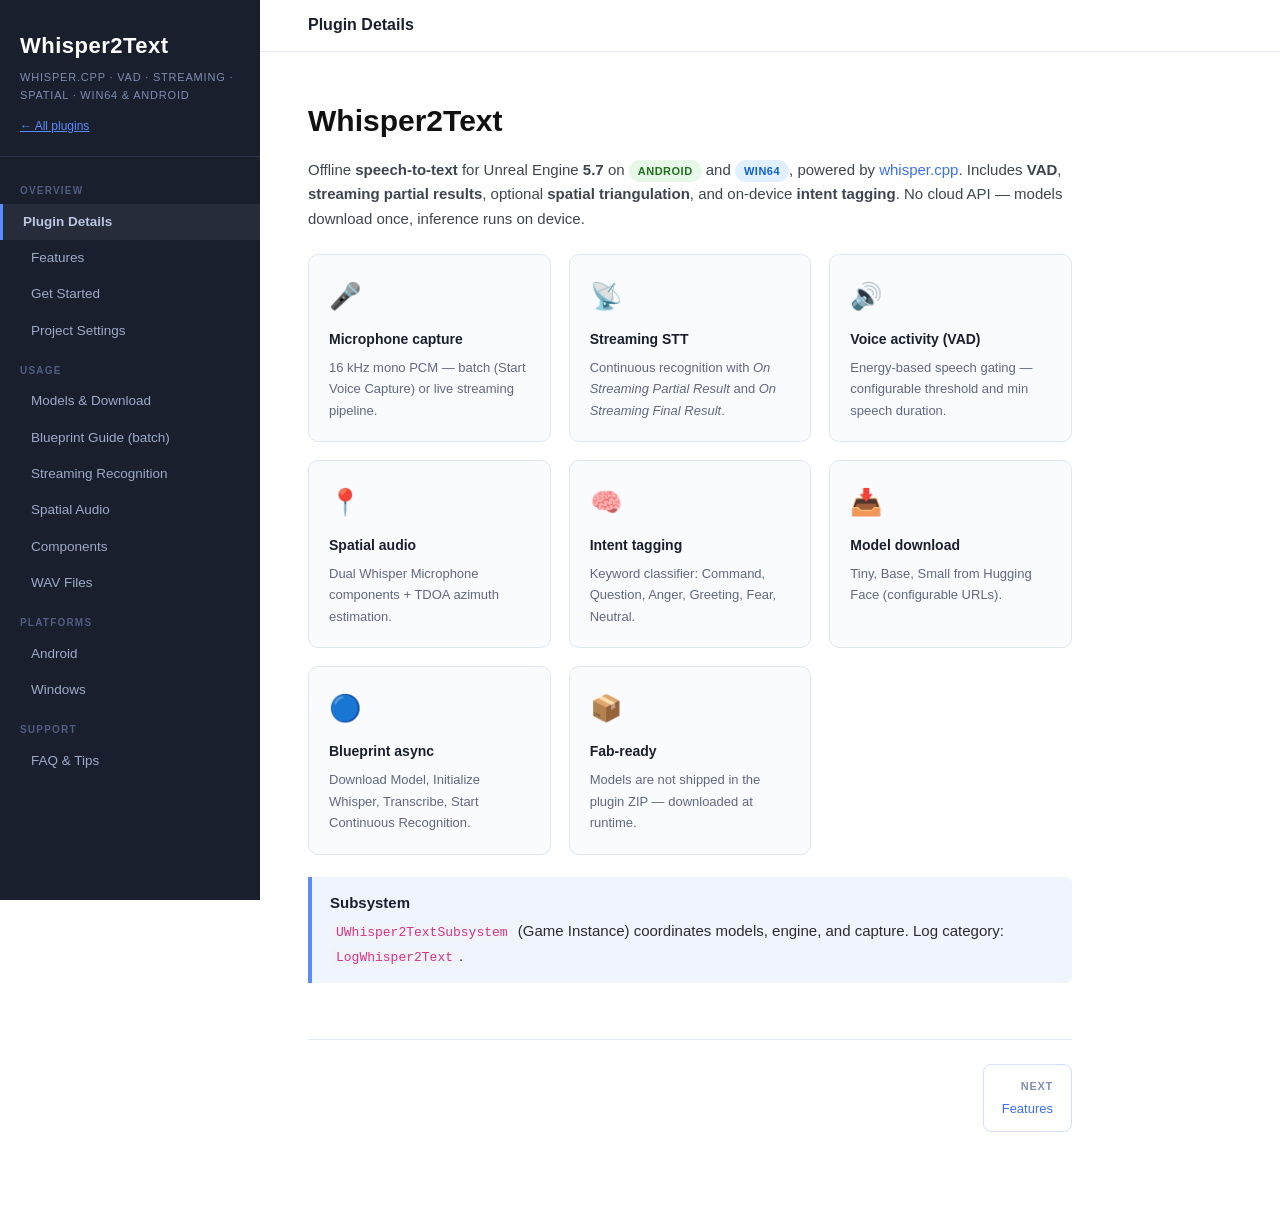
<file: whisper2text/index.html>
<!DOCTYPE html>
<html lang="en">
<head>
<meta charset="UTF-8">
<meta name="viewport" content="width=device-width, initial-scale=1.0">
<title>Whisper2Text — Offline Speech-to-Text for Unreal Engine</title>
<link rel="stylesheet" href="../css/style.css">
</head>
<body>

<button id="hamburger" onclick="document.getElementById('sidebar').classList.toggle('open')">☰</button>

<nav id="sidebar">
  <div class="brand">
    <h1>Whisper2Text</h1>
    <div class="tagline">whisper.cpp · VAD · Streaming · Spatial · Win64 &amp; Android</div>
    <p style="margin-top:12px;font-size:12px;"><a href="../index.html" style="color:#5b8cff;">← All plugins</a></p>
  </div>
  <nav>
    <div class="nav-section">Overview</div>
    <a href="#" class="top-level active" onclick="show('home',this)">Plugin Details</a>
    <a href="#" onclick="show('features',this)">Features</a>
    <a href="#" onclick="show('setup',this)">Get Started</a>
    <a href="#" onclick="show('settings',this)">Project Settings</a>
    <div class="nav-section">Usage</div>
    <a href="#" onclick="show('models',this)">Models &amp; Download</a>
    <a href="#" onclick="show('bp',this)">Blueprint Guide (batch)</a>
    <a href="#" onclick="show('streaming',this)">Streaming Recognition</a>
    <a href="#" onclick="show('spatial',this)">Spatial Audio</a>
    <a href="#" onclick="show('components',this)">Components</a>
    <a href="#" onclick="show('wav',this)">WAV Files</a>
    <div class="nav-section">Platforms</div>
    <a href="#" onclick="show('android',this)">Android</a>
    <a href="#" onclick="show('windows',this)">Windows</a>
    <div class="nav-section">Support</div>
    <a href="#" onclick="show('faq',this)">FAQ &amp; Tips</a>
  </nav>
</nav>

<div id="content">

<section id="home" class="page-section active">
  <div class="topbar"><h2>Plugin Details</h2></div>
  <article>
    <h1>Whisper2Text</h1>
    <p>Offline <strong>speech-to-text</strong> for Unreal Engine <strong>5.7</strong> on <span class="badge android">Android</span> and <span class="badge bp">Win64</span>, powered by <a href="https://github.com/ggerganov/whisper.cpp" target="_blank" rel="noopener">whisper.cpp</a>. Includes <strong>VAD</strong>, <strong>streaming partial results</strong>, optional <strong>spatial triangulation</strong>, and on-device <strong>intent tagging</strong>. No cloud API — models download once, inference runs on device.</p>
    <div class="feature-grid">
      <div class="feature-card"><div class="icon">🎤</div><h4>Microphone capture</h4><p>16 kHz mono PCM — batch (Start Voice Capture) or live streaming pipeline.</p></div>
      <div class="feature-card"><div class="icon">📡</div><h4>Streaming STT</h4><p>Continuous recognition with <em>On Streaming Partial Result</em> and <em>On Streaming Final Result</em>.</p></div>
      <div class="feature-card"><div class="icon">🔊</div><h4>Voice activity (VAD)</h4><p>Energy-based speech gating — configurable threshold and min speech duration.</p></div>
      <div class="feature-card"><div class="icon">📍</div><h4>Spatial audio</h4><p>Dual Whisper Microphone components + TDOA azimuth estimation.</p></div>
      <div class="feature-card"><div class="icon">🧠</div><h4>Intent tagging</h4><p>Keyword classifier: Command, Question, Anger, Greeting, Fear, Neutral.</p></div>
      <div class="feature-card"><div class="icon">📥</div><h4>Model download</h4><p>Tiny, Base, Small from Hugging Face (configurable URLs).</p></div>
      <div class="feature-card"><div class="icon">🔵</div><h4>Blueprint async</h4><p>Download Model, Initialize Whisper, Transcribe, Start Continuous Recognition.</p></div>
      <div class="feature-card"><div class="icon">📦</div><h4>Fab-ready</h4><p>Models are not shipped in the plugin ZIP — downloaded at runtime.</p></div>
    </div>
    <div class="callout"><strong>Subsystem</strong> <code>UWhisper2TextSubsystem</code> (Game Instance) coordinates models, engine, and capture. Log category: <code>LogWhisper2Text</code>.</div>
    <div class="page-nav">
      <span></span>
      <a href="#" class="next" onclick="show('features',document.querySelector('[onclick*=features]'))"><span class="label">Next</span>Features</a>
    </div>
  </article>
</section>

<section id="features" class="page-section">
  <div class="topbar"><h2>Features</h2></div>
  <article>
    <h1>Blueprint nodes</h1>
    <p>Search the node menu under category <strong>Whisper2Text</strong> (subcategories <em>Models</em>, <em>Recognition</em>, <em>Audio</em>).</p>
    <table>
      <thead><tr><th>Node</th><th>Type</th><th>Description</th></tr></thead>
      <tbody>
        <tr><td>Download Model</td><td>Async</td><td>Progress, Completed, Failed — downloads <code>ggml-*.bin</code></td></tr>
        <tr><td>Initialize Whisper</td><td>Async</td><td>Loads model into memory (Then → Initialized / Failed)</td></tr>
        <tr><td>Transcribe Audio Buffer</td><td>Async</td><td>PCM float32, 16 kHz mono → Transcribed text</td></tr>
        <tr><td>Transcribe WAV File</td><td>Async</td><td>16-bit PCM WAV absolute path</td></tr>
        <tr><td>Start Voice Capture</td><td>Async</td><td>Optional max duration (seconds)</td></tr>
        <tr><td>Stop Recording</td><td>Sync</td><td>Returns PCM buffer + error struct</td></tr>
        <tr><td>Is Model Downloaded</td><td>Pure</td><td>Per Tiny / Base / Small</td></tr>
        <tr><td>Get Downloaded Models</td><td>Pure</td><td>Array of available sizes</td></tr>
        <tr><td>Set Recognition Mode</td><td>Callable</td><td>Manual or Auto</td></tr>
        <tr><td>Set Model Size</td><td>Callable</td><td>For Manual mode</td></tr>
        <tr><td>List Input Devices</td><td>Pure</td><td>Microphone list with display names</td></tr>
        <tr><td>Set Active Input Device</td><td>Callable</td><td>By device index</td></tr>
        <tr><td>Get Whisper Status</td><td>Pure</td><td>Not Initialized / Ready / Processing / Downloading / Error</td></tr>
        <tr><td>Cancel Transcription</td><td>Callable</td><td>Abort in-flight recognize</td></tr>
        <tr><td>Cancel Model Download</td><td>Callable</td><td>Abort download</td></tr>
        <tr><td>Request Microphone Permission</td><td>Async</td><td>Android <code>RECORD_AUDIO</code> → Granted / Denied</td></tr>
        <tr><td>Has Microphone Permission</td><td>Pure</td><td>Always true on Win64</td></tr>
        <tr><td>Is Microphone Available</td><td>Pure</td><td>Device present + permission</td></tr>
        <tr><td>Transcribe Pcm To Text</td><td>Latent</td><td>Sync-style node with Transcribed Text output pin</td></tr>
        <tr><td>Is Whisper Ready</td><td>Pure</td><td>Model loaded and subsystem Ready</td></tr>
        <tr><td>Start Continuous Recognition</td><td>Callable / Async</td><td>Live mic + VAD + streaming whisper</td></tr>
        <tr><td>Stop Continuous Recognition</td><td>Callable</td><td>Stops live capture and pipeline</td></tr>
        <tr><td>Classify Voice Intent</td><td>Pure</td><td>Text → intent enum + confidence</td></tr>
        <tr><td>Intent To MetaSound Value</td><td>Pure</td><td>Maps intent to 0..1 float (MetaSound hook)</td></tr>
      </tbody>
    </table>
    <h2>Subsystem delegates</h2>
    <p>On <code>UWhisper2TextSubsystem</code> (get via <em>Get Whisper2Text Subsystem</em> or bind on Game Instance):</p>
    <table>
      <thead><tr><th>Delegate</th><th>When</th></tr></thead>
      <tbody>
        <tr><td>On Streaming Partial Result</td><td>Interim transcription while user speaks (Text, Confidence)</td></tr>
        <tr><td>On Streaming Final Result</td><td>End of VAD speech segment (Text, Language)</td></tr>
        <tr><td>On Speech Started / On Speech Ended</td><td>VAD events (Level)</td></tr>
        <tr><td>On VAD Level</td><td>Per-frame voice probability 0..1</td></tr>
        <tr><td>On Spatial Speech Result</td><td>When spatial enabled: Text, SpatialResult, NearestSource actor</td></tr>
        <tr><td>On Model Download Progress</td><td>Bytes received / total during model download</td></tr>
      </tbody>
    </table>
    <div class="page-nav">
      <a href="#" onclick="show('home',document.querySelector('[onclick*=home]'))"><span class="label">Back</span>Plugin Details</a>
      <a href="#" class="next" onclick="show('setup',document.querySelector('[onclick*=setup]'))"><span class="label">Next</span>Get Started</a>
    </div>
  </article>
</section>

<section id="setup" class="page-section">
  <div class="topbar"><h2>Get Started</h2></div>
  <article>
    <h1>Quick start (Blueprint)</h1>
    <ol>
      <li>Copy <code>Plugins/Whisper2Text</code> into your UE 5.7 project.</li>
      <li><strong>Edit → Plugins</strong> — enable <em>Whisper2Text</em> (Win64 Editor + target platform).</li>
      <li>On first run: <strong>Download Model</strong> → <em>Tiny</em> (see <em>Models &amp; Download</em> for URLs and manual install).</li>
      <li><strong>Initialize Whisper</strong> (async).</li>
      <li><strong>List Input Devices</strong> → <strong>Set Active Input Device</strong> (index 0).</li>
      <li><strong>Start Voice Capture</strong> → speak → <strong>Stop Recording</strong> → PCM buffer.</li>
      <li><strong>Transcribe Audio Buffer</strong> (Language: <code>auto</code>, <code>en</code>, or <code>ru</code>) → print <em>Transcribed</em> string.</li>
    </ol>
    <div class="callout warn"><strong>Internet required once</strong> for model download. After that, transcription works offline.</div>
    <h2>Requirements</h2>
    <ul>
      <li>Unreal Engine <strong>5.7</strong></li>
      <li><strong>Windows Editor (Win64)</strong> for plugin UI and Blueprint authoring</li>
      <li>Packaged targets: <strong>Win64</strong> or <strong>Android (ARM64)</strong></li>
      <li>Microphone permission on Android (<code>RECORD_AUDIO</code> added by plugin UPL)</li>
      <li>Disk space for models: Tiny ~39 MB, Base ~74 MB, Small ~244 MB (<code>ggml-*.bin</code> from Hugging Face)</li>
    </ul>
    <div class="page-nav">
      <a href="#" onclick="show('features',document.querySelector('[onclick*=features]'))"><span class="label">Back</span>Features</a>
      <a href="#" class="next" onclick="show('settings',document.querySelector('[onclick*=settings]'))"><span class="label">Next</span>Project Settings</a>
    </div>
  </article>
</section>

<section id="settings" class="page-section">
  <div class="topbar"><h2>Project Settings</h2></div>
  <article>
    <h1>Project Settings → Plugins → Whisper2Text</h1>
    <p>Settings use <code>config = Whisper2Text</code> and are stored in <code>Config/DefaultWhisper2Text.ini</code> in the <strong>project root</strong> (plugin defaults in <code>Plugins/Whisper2Text/Config/DefaultWhisper2Text.ini</code>).</p>
    <table>
      <thead><tr><th>Field</th><th>Default</th><th>Description</th></tr></thead>
      <tbody>
        <tr><td>Default Language</td><td><code>auto</code></td><td>Whisper language code for transcription when Blueprint pin is empty</td></tr>
        <tr><td>Recognition Mode</td><td>Auto</td><td>Auto: best downloaded model (small → base → tiny); Manual: use Manual Model Size</td></tr>
        <tr><td>Manual Model Size</td><td>Tiny</td><td>Used when Recognition Mode = Manual</td></tr>
        <tr><td>Whisper Thread Count</td><td>4</td><td>CPU threads for inference (1–16)</td></tr>
        <tr><td>Max Capture Duration Seconds</td><td>30</td><td>Upper limit for voice capture</td></tr>
        <tr><td>Prefer Tiny On Low Memory Android</td><td>On</td><td>When RAM &lt; threshold, Auto mode prefers Tiny</td></tr>
        <tr><td>Android Low Memory Threshold Mb</td><td>4096</td><td>RAM threshold for prefer-tiny logic</td></tr>
        <tr><td>Model Download URL Tiny / Base / Small</td><td>Hugging Face (defaults)</td><td>Direct HTTPS links to <code>ggml-*.bin</code></td></tr>
        <tr><td>Num Channels To Analyze</td><td>1</td><td>Mono (1) or stereo volume hint (2)</td></tr>
        <tr><td>Enable Spatial Triangulation</td><td>Off</td><td>Dual-mic TDOA + <em>On Spatial Speech Result</em></td></tr>
        <tr><td>Speech Threshold Db</td><td>-25</td><td>VAD sensitivity (higher = stricter)</td></tr>
        <tr><td>Min Speech Duration Sec</td><td>0.3</td><td>Minimum speech segment before VAD fires</td></tr>
        <tr><td>Partial Inference Interval Sec</td><td>1.5</td><td>How often streaming whisper runs during speech</td></tr>
        <tr><td>Execution Priority</td><td>High</td><td>Worker thread priority hint</td></tr>
        <tr><td>Silero VAD Model URL</td><td>GitHub</td><td>Reserved for future ONNX Silero integration</td></tr>
      </tbody>
    </table>
    <div class="page-nav">
      <a href="#" onclick="show('setup',document.querySelector('[onclick*=setup]'))"><span class="label">Back</span>Get Started</a>
      <a href="#" class="next" onclick="show('models',document.querySelector('[onclick*=models]'))"><span class="label">Next</span>Models</a>
    </div>
  </article>
</section>

<section id="models" class="page-section">
  <div class="topbar"><h2>Models &amp; Download</h2></div>
  <article>
    <h1>Whisper models</h1>
    <p>Models are <strong>not</strong> shipped inside the plugin ZIP. You download them once at runtime (Blueprint) or manually from Hugging Face.</p>
    <table>
      <thead><tr><th>Size</th><th>File</th><th>Approx. size</th><th>Use case</th></tr></thead>
      <tbody>
        <tr><td>Tiny</td><td><code>ggml-tiny.bin</code></td><td>~39 MB</td><td>Fastest — first test on mobile and desktop</td></tr>
        <tr><td>Base</td><td><code>ggml-base.bin</code></td><td>~74 MB</td><td>Better accuracy, still reasonable on mid-range phones</td></tr>
        <tr><td>Small</td><td><code>ggml-small.bin</code></td><td>~244 MB</td><td>Higher quality; slower on weak devices</td></tr>
      </tbody>
    </table>

    <h2>How to download (Blueprint — recommended)</h2>
    <ol>
      <li>Run PIE or a packaged build with internet access.</li>
      <li>Add async node <strong>Download Model</strong> (<em>Whisper2Text | Models</em>) → pick <strong>Tiny</strong>, <strong>Base</strong>, or <strong>Small</strong>.</li>
      <li>Wait for pin <strong>Completed</strong> (optional: wire <strong>Progress</strong> to a UI bar).</li>
      <li>Call <strong>Initialize Whisper</strong>. Check with <strong>Is Model Downloaded</strong> if needed.</li>
    </ol>
    <h2>How to download (Project Settings — Editor)</h2>
    <p><strong>Edit → Project Settings → Plugins → Whisper2Text → Models</strong> — use the <strong>Download</strong> button next to Tiny / Base / Small. Progress bar and status appear in the panel. Files save to <code>Saved/Whisper2Text/Models/</code> in your project (same path as runtime download on Win64).</p>
    <div class="callout"><strong>Project Settings → Model Download Url Tiny</strong> is the <em>direct file URL</em> the plugin requests in step 2 — not a “download page”. You normally do <strong>not</strong> open it in a browser unless downloading manually (see below).</div>

    <h2>Default download URLs (Hugging Face)</h2>
    <p>Pre-filled in <code>Config/DefaultWhisper2Text.ini</code> and <strong>Edit → Project Settings → Plugins → Whisper2Text → Models</strong>:</p>
    <table>
      <thead><tr><th>Setting</th><th>Default URL</th></tr></thead>
      <tbody>
        <tr><td>Model Download Url Tiny</td><td><a href="https://huggingface.co/ggerganov/whisper.cpp/resolve/main/ggml-tiny.bin" target="_blank" rel="noopener">ggml-tiny.bin</a></td></tr>
        <tr><td>Model Download Url Base</td><td><a href="https://huggingface.co/ggerganov/whisper.cpp/resolve/main/ggml-base.bin" target="_blank" rel="noopener">ggml-base.bin</a></td></tr>
        <tr><td>Model Download Url Small</td><td><a href="https://huggingface.co/ggerganov/whisper.cpp/resolve/main/ggml-small.bin" target="_blank" rel="noopener">ggml-small.bin</a></td></tr>
      </tbody>
    </table>
    <p>Full catalog (quantized variants, <code>.en</code> models, etc.): <a href="https://huggingface.co/ggerganov/whisper.cpp/tree/main" target="_blank" rel="noopener">huggingface.co/ggerganov/whisper.cpp</a>. If you use another file, update the matching URL in Project Settings and use the exact filename the plugin expects (<code>ggml-tiny.bin</code> by default for Tiny).</p>

    <h2>Manual download (browser)</h2>
    <ol>
      <li>Open one of the links above (or the Hugging Face file page) and save the <code>.bin</code> file.</li>
      <li>Copy it to the models folder with the <strong>exact name</strong> (e.g. <code>ggml-tiny.bin</code>):</li>
    </ol>
    <ul>
      <li><strong>Win64 / Editor:</strong> <code>&lt;YourProject&gt;/Saved/Whisper2Text/Models/ggml-tiny.bin</code></li>
      <li><strong>Android:</strong> app persistent download dir → <code>Whisper2Text/Models/</code> (same filename)</li>
    </ul>
    <p>The file must be larger than 1 MB or the plugin treats it as missing. Then run <strong>Initialize Whisper</strong> (no Download node required).</p>

    <h2>Storage paths</h2>
    <ul>
      <li><strong>Win64:</strong> <code>&lt;Project&gt;/Saved/Whisper2Text/Models/</code></li>
      <li><strong>Android:</strong> persistent app download directory (survives reinstall depending on OS)</li>
    </ul>
    <p>Models are <strong>not</strong> included in the Fab/marketplace ZIP. Use <strong>Download Model</strong> in Blueprint, or manual copy (see above).</p>
    <h2>Recognition modes</h2>
    <ul>
      <li><strong>Auto</strong> — <em>Initialize Whisper</em> loads the best <em>already downloaded</em> model: Small → Base → Tiny. On low-RAM Android, Project Settings can force Tiny preference.</li>
      <li><strong>Manual</strong> — call <em>Set Recognition Mode</em> = Manual, <em>Set Model Size</em>, then <em>Initialize Whisper</em>.</li>
    </ul>
    <div class="page-nav">
      <a href="#" onclick="show('settings',document.querySelector('[onclick*=settings]'))"><span class="label">Back</span>Settings</a>
      <a href="#" class="next" onclick="show('bp',document.querySelector('[onclick*=bp]'))"><span class="label">Next</span>Blueprint</a>
    </div>
  </article>
</section>

<section id="bp" class="page-section">
  <div class="topbar"><h2>Blueprint Guide</h2></div>
  <article>
    <h1>Example graph (Game Instance or Actor)</h1>
    <pre><code>Event BeginPlay
  → Download Model (Tiny) [Completed]
  → Initialize Whisper [Initialized]
  → List Input Devices
  → Set Active Input Device (Index 0)
  → Start Voice Capture (Max Duration 15)
  → (user speaks)
  → Stop Recording → Pcm Buffer
  → Transcribe Audio Buffer (Language: "ru" or "auto")
  → Print String (Transcribed text)</code></pre>
    <h2>Async node pins</h2>
    <table>
      <thead><tr><th>Node</th><th>Success output</th><th>Failure</th></tr></thead>
      <tbody>
        <tr><td>Download Model</td><td>Completed (+ Progress)</td><td>Failed (FWhisper2TextError)</td></tr>
        <tr><td>Initialize Whisper</td><td>Initialized</td><td>Failed</td></tr>
        <tr><td>Transcribe Audio Buffer / WAV</td><td>Transcribed (FString)</td><td>Failed</td></tr>
        <tr><td>Start Voice Capture</td><td>Started</td><td>Failed</td></tr>
      </tbody>
    </table>
    <div class="callout"><strong>Status</strong> Poll <em>Get Whisper Status</em> before chaining multiple transcriptions. Use <em>Cancel Transcription</em> if the user skips voice input.</div>
    <div class="page-nav">
      <a href="#" onclick="show('models',document.querySelector('[onclick*=models]'))"><span class="label">Back</span>Models</a>
      <a href="#" class="next" onclick="show('streaming',document.querySelector('[onclick*=streaming]'))"><span class="label">Next</span>Streaming</a>
    </div>
  </article>
</section>

<section id="wav" class="page-section">
  <div class="topbar"><h2>WAV Files</h2></div>
  <article>
    <h1>Transcribe without microphone</h1>
    <p>Skip capture nodes and call <strong>Transcribe WAV File</strong> with an <strong>absolute path</strong> to a 16-bit PCM WAV file (mono, 16 kHz recommended — same format as capture output).</p>
    <pre><code>Download Model → Initialize Whisper
  → Transcribe WAV File (Path: "C:/Temp/voice.wav", Language: "en")
  → Transcribed</code></pre>
    <div class="page-nav">
      <a href="#" onclick="show('bp',document.querySelector('[onclick*=bp]'))"><span class="label">Back</span>Blueprint</a>
      <a href="#" class="next" onclick="show('android',document.querySelector('[onclick*=android]'))"><span class="label">Next</span>Android</a>
    </div>
  </article>
</section>

<section id="android" class="page-section">
  <div class="topbar"><h2>Android</h2></div>
  <article>
    <h1>Android notes</h1>
    <ul>
      <li>Target <strong>ARM64 (arm64-v8a)</strong>.</li>
      <li>Plugin UPL adds <code>RECORD_AUDIO</code> — request runtime mic permission in your game if needed.</li>
      <li>JNI capture: <code>com.whisper2text.AudioCaptureBridge</code> (16 kHz mono).</li>
      <li>Test with <strong>Tiny</strong> or <strong>Base</strong> first; avoid Small on low-end devices until profiled.</li>
      <li>Long recordings use CPU and battery — respect <em>Max Capture Duration</em>.</li>
    </ul>
    <div class="page-nav">
      <a href="#" onclick="show('wav',document.querySelector('[onclick*=wav]'))"><span class="label">Back</span>WAV</a>
      <a href="#" class="next" onclick="show('windows',document.querySelector('[onclick*=windows]'))"><span class="label">Next</span>Windows</a>
    </div>
  </article>
</section>

<section id="windows" class="page-section">
  <div class="topbar"><h2>Windows</h2></div>
  <article>
    <h1>Windows (Win64)</h1>
    <ul>
      <li>Editor and packaged Win64 games supported.</li>
      <li>Models under <code>Saved/Whisper2Text/Models/</code>.</li>
      <li>Uses platform audio capture for microphone list and recording.</li>
      <li>whisper.cpp compiled into the plugin — no separate DLL install for end users.</li>
    </ul>
    <div class="page-nav">
      <a href="#" onclick="show('android',document.querySelector('[onclick*=android]'))"><span class="label">Back</span>Android</a>
      <a href="#" class="next" onclick="show('streaming',document.querySelector('[onclick*=streaming]'))"><span class="label">Next</span>Streaming</a>
    </div>
  </article>
</section>

<section id="streaming" class="page-section">
  <div class="topbar"><h2>Streaming Recognition</h2></div>
  <article>
    <h1>Continuous speech recognition</h1>
    <p>Unlike batch mode (capture → stop → transcribe), <strong>streaming</strong> keeps the microphone open, runs <strong>VAD</strong> to detect speech segments, and emits partial text while the user is still talking.</p>
    <h2>Quick start</h2>
    <ol>
      <li><strong>Download Model</strong> → <strong>Initialize Whisper</strong>.</li>
      <li>Check <strong>Is Whisper Ready</strong> (or <em>Get Whisper Status</em> = Ready).</li>
      <li>Call <strong>Start Continuous Recognition</strong> (language <code>auto</code>, <code>en</code>, or <code>ru</code>).</li>
      <li>Bind subsystem delegates <strong>On Streaming Partial Result</strong> and <strong>On Streaming Final Result</strong>.</li>
      <li>Call <strong>Stop Continuous Recognition</strong> when done (e.g. EndPlay).</li>
    </ol>
    <pre><code>Event BeginPlay
  → Request Microphone Permission (Android) [Granted]
  → Download Model (Tiny) [Completed]
  → Initialize Whisper [Initialized]
  → Start Continuous Recognition (Language: "auto")
  → On Streaming Partial Result → Print String (subtitle UI)
  → On Streaming Final Result → Classify Voice Intent → game logic

Event EndPlay
  → Stop Continuous Recognition</code></pre>
    <h2>Async node</h2>
    <p><strong>Start Continuous Recognition</strong> (async, category Whisper2Text) — pins: <em>Then</em>, <em>Started</em>, <em>Failed</em>. Callable alternative: same name on Blueprint Function Library.</p>
    <h2>VAD tuning</h2>
    <p><strong>Edit → Project Settings → Plugins → Whisper2Text</strong>:</p>
    <ul>
      <li><strong>Speech Threshold Db</strong> — default <code>-25</code>. Raise (e.g. <code>-20</code>) in noisy environments.</li>
      <li><strong>Min Speech Duration Sec</strong> — ignore clicks shorter than this (default <code>0.3</code>).</li>
      <li><strong>Partial Inference Interval Sec</strong> — lower = faster subtitles, more CPU (default <code>1.5</code>).</li>
    </ul>
    <div class="callout warn"><strong>CPU cost:</strong> Each partial inference runs whisper on the accumulated segment. Use <em>Tiny</em> model and longer partial interval on mobile.</div>
    <div class="page-nav">
      <a href="#" onclick="show('bp',document.querySelector('[onclick*=bp]'))"><span class="label">Back</span>Blueprint</a>
      <a href="#" class="next" onclick="show('spatial',document.querySelector('[onclick*=spatial]'))"><span class="label">Next</span>Spatial</a>
    </div>
  </article>
</section>

<section id="spatial" class="page-section">
  <div class="topbar"><h2>Spatial Audio</h2></div>
  <article>
    <h1>Direction-of-arrival (2 microphones)</h1>
    <p>When <strong>Enable Spatial Triangulation</strong> is on, place two <strong>Whisper Microphone</strong> components (e.g. left/right ear on an NPC). The plugin estimates azimuth from cross-correlation on VAD speech segments.</p>
    <h2>Setup</h2>
    <ol>
      <li>Project Settings → enable <strong>Enable Spatial Triangulation</strong>.</li>
      <li>Add <strong>Whisper Microphone</strong> ×2 to your listener actor (offset in 3D).</li>
      <li>Optional: add <strong>Whisper Sound Source</strong> markers on NPCs/interactables.</li>
      <li>Bind <strong>On Spatial Speech Result</strong> — outputs Text, <code>FWhisper2TextSpatialResult</code> (AzimuthDegrees, Confidence, EstimatedDirection), and NearestSource actor.</li>
    </ol>
    <h2>Spatial result struct</h2>
    <table>
      <thead><tr><th>Field</th><th>Description</th></tr></thead>
      <tbody>
        <tr><td>Azimuth Degrees</td><td>Rough left/center/right angle</td></tr>
        <tr><td>Confidence</td><td>0..1 correlation strength</td></tr>
        <tr><td>Estimated Direction</td><td>World-space unit vector</td></tr>
        <tr><td>Mic Pair Index</td><td>Which mic pair was used</td></tr>
      </tbody>
    </table>
    <div class="callout"><strong>Note:</strong> Uses one physical microphone + virtual mic positions or two components sharing the same capture stream. Best for gameplay direction hints, not precision acoustics.</div>
    <div class="page-nav">
      <a href="#" onclick="show('streaming',document.querySelector('[onclick*=streaming]'))"><span class="label">Back</span>Streaming</a>
      <a href="#" class="next" onclick="show('components',document.querySelector('[onclick*=components]'))"><span class="label">Next</span>Components</a>
    </div>
  </article>
</section>

<section id="components" class="page-section">
  <div class="topbar"><h2>Components</h2></div>
  <article>
    <h1>Actor components</h1>
    <table>
      <thead><tr><th>Component</th><th>Purpose</th></tr></thead>
      <tbody>
        <tr><td><strong>Whisper Voice Command Listener</strong></td><td>Drag-and-drop: auto-binds streaming/spatial delegates; <em>Start Listening</em> / <em>Stop Listening</em></td></tr>
        <tr><td><strong>Whisper Microphone</strong></td><td>Spatial mic node — register position for TDOA</td></tr>
        <tr><td><strong>Whisper Sound Source</strong></td><td>Marker for nearest-source lookup</td></tr>
      </tbody>
    </table>
    <h2>Intent classification</h2>
    <p>After transcription, call <strong>Classify Voice Intent</strong> on the final text string. Returns <code>EWhisper2TextIntent</code>: Neutral, Command, Question, Anger, Fear, Greeting (keyword-based, on-device, no cloud).</p>
    <p><strong>Intent To MetaSound Value</strong> maps intent to a float 0..1 for MetaSound parameters or audio modulation (future Control Bus integration).</p>
    <h2>Presets (C++ / Data Asset)</h2>
    <p><code>UWhisper2TextPreset</code> — Lightweight, Quality, UltraLowLatency presets for model size, threads, VAD, and spatial flags. Create Data Assets in Content Browser or use <code>CreateBuiltinPreset</code> in C++.</p>
    <div class="page-nav">
      <a href="#" onclick="show('spatial',document.querySelector('[onclick*=spatial]'))"><span class="label">Back</span>Spatial</a>
      <a href="#" class="next" onclick="show('faq',document.querySelector('[onclick*=faq]'))"><span class="label">Next</span>FAQ</a>
    </div>
  </article>
</section>

<section id="faq" class="page-section">
  <div class="topbar"><h2>FAQ &amp; Tips</h2></div>
  <article>
    <h1>FAQ</h1>
    <h3>Initialize Whisper fails</h3>
    <p>Ensure the model finished downloading (<em>Is Model Downloaded</em>). Check Output Log for <code>LogWhisper2Text</code>.</p>
    <h3>Empty transcription</h3>
    <p>Verify PCM is 16 kHz mono float; capture actually ran; language code matches speech (try <code>auto</code>).</p>
    <h3>Download fails on device</h3>
    <p>Check HTTPS access to <code>huggingface.co</code>. Ensure <strong>Model Download Url Tiny</strong> (etc.) in Project Settings is not empty — it must be a direct <code>.bin</code> link, not a folder page. See Output Log: <code>LogWhisper2Text</code>. For offline installs, download in a browser and copy to <code>Saved/Whisper2Text/Models/</code> (see Models &amp; Download).</p>
    <h3>Where is Model Download Url Tiny?</h3>
    <p><strong>Edit → Project Settings → Plugins → Whisper2Text → Models</strong>. It is the URL the plugin uses internally; open the link in a browser only for manual download.</p>
    <h3>Slow on Android</h3>
    <p>Use Tiny; reduce capture length; lower thread count if thermals spike; disable Small on &lt;4 GB RAM devices.</p>
    <h3>Streaming shows no partial results</h3>
    <p>Ensure <em>Is Whisper Ready</em> before <em>Start Continuous Recognition</em>. Speak long enough for VAD (&gt;0.3 s). Check <em>Speech Threshold Db</em> — mic may be too quiet. Partial results need at least ~0.1 s of speech audio.</p>
    <h3>Continuous recognition uses too much CPU</h3>
    <p>Increase <em>Partial Inference Interval Sec</em> to 2.0; use Tiny model; call <em>Stop Continuous Recognition</em> when UI is closed.</p>
    <h3>Spatial azimuth always zero</h3>
    <p>Enable <em>Enable Spatial Triangulation</em>; place two <em>Whisper Microphone</em> components; ensure speech triggers VAD while both mics receive audio.</p>
    <h3>Third party</h3>
    <p>whisper.cpp and ggml are bundled in the plugin source. See <code>THIRD_PARTY_NOTICES.md</code> in the plugin folder (MIT license).</p>
    <h2>Performance tips</h2>
    <ul>
      <li>Download only the model sizes you need.</li>
      <li>Initialize once per session; reuse the same subsystem.</li>
      <li>Do not run transcription on the game thread — async nodes already offload work.</li>
    </ul>
  </article>
</section>

</div>

<script>
function show(id, link) {
  document.querySelectorAll('.page-section').forEach(s => s.classList.remove('active'));
  document.getElementById(id).classList.add('active');
  document.querySelectorAll('#sidebar nav a').forEach(a => a.classList.remove('active'));
  if (link) link.classList.add('active');
  window.scrollTo(0, 0);
  if (window.innerWidth < 900) document.getElementById('sidebar').classList.remove('open');
  return false;
}
</script>
</body>
</html>
</file>
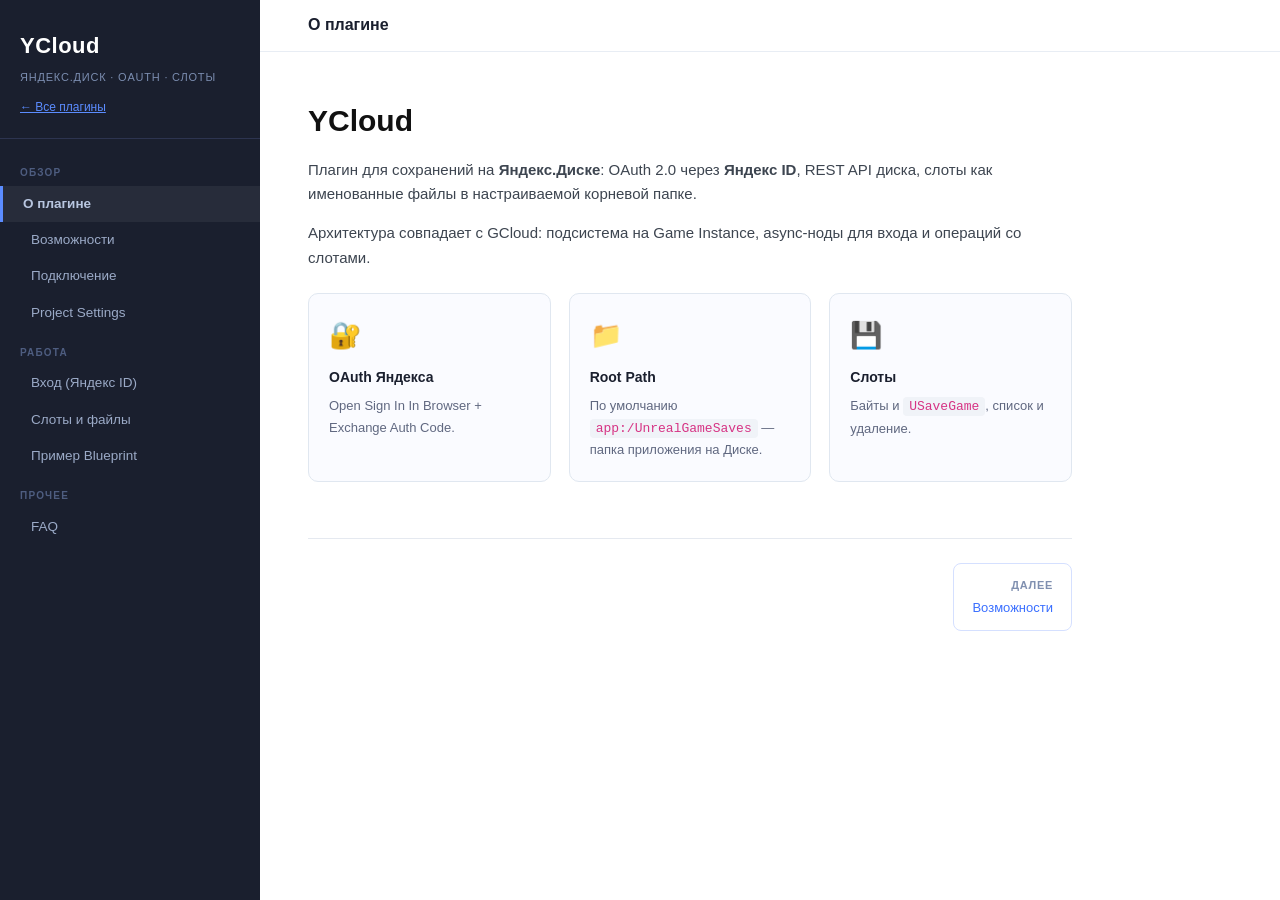
<file: ycloud/index.html>
<!DOCTYPE html>
<html lang="ru">
<head>
<meta charset="UTF-8">
<meta name="viewport" content="width=device-width, initial-scale=1.0">
<title>YCloud — Яндекс.Диск для Unreal Engine</title>
<link rel="stylesheet" href="../css/style.css">
</head>
<body>

<button id="hamburger" onclick="document.getElementById('sidebar').classList.toggle('open')">☰</button>

<nav id="sidebar">
  <div class="brand">
    <h1>YCloud</h1>
    <div class="tagline">Яндекс.Диск · OAuth · Слоты</div>
    <p style="margin-top:12px;font-size:12px;"><a href="../index.html" style="color:#5b8cff;">← Все плагины</a></p>
  </div>
  <nav>
    <div class="nav-section">Обзор</div>
    <a href="#" class="top-level active" onclick="show('home',this)">О плагине</a>
    <a href="#" onclick="show('features',this)">Возможности</a>
    <a href="#" onclick="show('setup',this)">Подключение</a>
    <a href="#" onclick="show('settings',this)">Project Settings</a>
    <div class="nav-section">Работа</div>
    <a href="#" onclick="show('oauth',this)">Вход (Яндекс ID)</a>
    <a href="#" onclick="show('slots',this)">Слоты и файлы</a>
    <a href="#" onclick="show('bp',this)">Пример Blueprint</a>
    <div class="nav-section">Прочее</div>
    <a href="#" onclick="show('faq',this)">FAQ</a>
  </nav>
</nav>

<div id="content">

<section id="home" class="page-section active">
  <div class="topbar"><h2>О плагине</h2></div>
  <article>
    <h1>YCloud</h1>
    <p>Плагин для сохранений на <strong>Яндекс.Диске</strong>: OAuth 2.0 через <strong>Яндекс ID</strong>, REST API диска, слоты как именованные файлы в настраиваемой корневой папке.</p>
    <p>Архитектура совпадает с GCloud: подсистема на Game Instance, async-ноды для входа и операций со слотами.</p>
    <div class="feature-grid">
      <div class="feature-card"><div class="icon">🔐</div><h4>OAuth Яндекса</h4><p>Open Sign In In Browser + Exchange Auth Code.</p></div>
      <div class="feature-card"><div class="icon">📁</div><h4>Root Path</h4><p>По умолчанию <code>app:/UnrealGameSaves</code> — папка приложения на Диске.</p></div>
      <div class="feature-card"><div class="icon">💾</div><h4>Слоты</h4><p>Байты и <code>USaveGame</code>, список и удаление.</p></div>
    </div>
    <div class="page-nav">
      <span></span>
      <a href="#" class="next" onclick="show('features',document.querySelector('[onclick*=features]'))"><span class="label">Далее</span>Возможности</a>
    </div>
  </article>
</section>

<section id="features" class="page-section">
  <div class="topbar"><h2>Возможности</h2></div>
  <article>
    <h1>Возможности</h1>
    <table>
      <thead><tr><th>Функция</th><th>Blueprint</th></tr></thead>
      <tbody>
        <tr><td>Вход Яндекс</td><td>Open Sign In In Browser, Exchange Auth Code</td></tr>
        <tr><td>Сессия</td><td>Is Y Cloud Signed In, Sign Out, Get/Clear Last Error</td></tr>
        <tr><td>Слоты</td><td>Upload/Download/Delete/List Slot, Upload/Download Save Game</td></tr>
        <tr><td>URL для кастомного UI</td><td>Y Cloud Get Sign In Url</td></tr>
      </tbody>
    </table>
    <div class="page-nav">
      <a href="#" onclick="show('home',document.querySelector('[onclick*=home]'))"><span class="label">Назад</span>О плагине</a>
      <a href="#" class="next" onclick="show('setup',document.querySelector('[onclick*=setup]'))"><span class="label">Далее</span>Подключение</a>
    </div>
  </article>
</section>

<section id="setup" class="page-section">
  <div class="topbar"><h2>Подключение</h2></div>
  <article>
    <h1>Подключение</h1>
    <ol>
      <li>Создайте приложение в <a href="https://oauth.yandex.com/" target="_blank">кабинете Яндекс OAuth</a>: получите <strong>Client ID</strong> и <strong>Client Secret</strong>.</li>
      <li>Укажите redirect URI согласно настройкам (часто страница с кодом <code>https://oauth.yandex.com/verification_code</code> — значение по умолчанию в плагине).</li>
      <li>Включите плагин <code>YCloud</code>, заполните <strong>Project Settings → YCloud (Yandex Disk)</strong>.</li>
    </ol>
    <div class="page-nav">
      <a href="#" onclick="show('features',document.querySelector('[onclick*=features]'))"><span class="label">Назад</span>Возможности</a>
      <a href="#" class="next" onclick="show('settings',document.querySelector('[onclick*=settings]'))"><span class="label">Далее</span>Настройки</a>
    </div>
  </article>
</section>

<section id="settings" class="page-section">
  <div class="topbar"><h2>Project Settings</h2></div>
  <article>
    <h1>YCloud (Yandex Disk)</h1>
    <table>
      <thead><tr><th>Поле</th><th>Описание</th></tr></thead>
      <tbody>
        <tr><td>Client Id</td><td>Идентификатор приложения OAuth</td></tr>
        <tr><td>Client Secret</td><td>Секрет приложения (для обмена кода на токен)</td></tr>
        <tr><td>Redirect Uri</td><td>Должен совпадать с зарегистрированным; по умолчанию страница проверки Яндекса</td></tr>
        <tr><td>Root Path</td><td>Папка на Диске, по умолчанию <code>app:/UnrealGameSaves</code></td></tr>
        <tr><td>Slot File Prefix</td><td>Префикс имён файлов слотов</td></tr>
      </tbody>
    </table>
    <div class="page-nav">
      <a href="#" onclick="show('setup',document.querySelector('[onclick*=setup]'))"><span class="label">Назад</span>Подключение</a>
      <a href="#" class="next" onclick="show('oauth',document.querySelector('[onclick*=oauth]'))"><span class="label">Далее</span>OAuth</a>
    </div>
  </article>
</section>

<section id="oauth" class="page-section">
  <div class="topbar"><h2>Вход (Яндекс ID)</h2></div>
  <article>
    <h1>OAuth</h1>
    <ol>
      <li><strong>Open Sign In In Browser</strong> — PKCE и URL подготовлены в <code>UYCloudSubsystem</code>.</li>
      <li>Пользователь входит в Яндекс; получаете код подтверждения (в зависимости от Redirect URI).</li>
      <li><strong>Exchange Auth Code</strong> с этим кодом — сохранение токенов во vault.</li>
      <li><strong>Is Y Cloud Signed In</strong> — проверка наличия access token.</li>
    </ol>
    <div class="page-nav">
      <a href="#" onclick="show('settings',document.querySelector('[onclick*=settings]'))"><span class="label">Назад</span>Настройки</a>
      <a href="#" class="next" onclick="show('slots',document.querySelector('[onclick*=slots]'))"><span class="label">Далее</span>Слоты</a>
    </div>
  </article>
</section>

<section id="slots" class="page-section">
  <div class="topbar"><h2>Слоты и файлы</h2></div>
  <article>
    <h1>Слоты на Яндекс.Диске</h1>
    <p>Ноды категории <strong>YCloud | Slots</strong>: загрузка/выгрузка байтов, список <code>FYCloudSlotInfo</code>, удаление, сериализация <code>USaveGame</code>. Завершение через <code>On Complete</code> с флагом успеха (и байты для Download Slot).</p>
    <div class="page-nav">
      <a href="#" onclick="show('oauth',document.querySelector('[onclick*=oauth]'))"><span class="label">Назад</span>OAuth</a>
      <a href="#" class="next" onclick="show('bp',document.querySelector('[onclick*=bp]'))"><span class="label">Далее</span>Blueprint</a>
    </div>
  </article>
</section>

<section id="bp" class="page-section">
  <div class="topbar"><h2>Пример Blueprint</h2></div>
  <article>
    <h1>Цепочка</h1>
    <pre><code>① Open Sign In In Browser
② Exchange Auth Code (код с redirect)
③ List Slots / Download Save Game …</code></pre>
    <div class="page-nav">
      <a href="#" onclick="show('slots',document.querySelector('[onclick*=slots]'))"><span class="label">Назад</span>Слоты</a>
      <a href="#" class="next" onclick="show('faq',document.querySelector('[onclick*=faq]'))"><span class="label">Далее</span>FAQ</a>
    </div>
  </article>
</section>

<section id="faq" class="page-section">
  <div class="topbar"><h2>FAQ</h2></div>
  <article>
    <h1>Частые вопросы</h1>
    <h3>invalid_client / неверный redirect</h3>
    <p>Сверьте Redirect URI в OAuth-приложении Яндекса и в Project Settings.</p>
    <h3>Нет прав на папку</h3>
    <p>Проверьте scope при регистрации приложения и что <code>Root Path</code> указывает на доступное приложению пространство (например app-папку).</p>
  </article>
</section>

</div>

<script>
function show(id, link) {
  document.querySelectorAll('.page-section').forEach(s => s.classList.remove('active'));
  document.getElementById(id).classList.add('active');
  document.querySelectorAll('#sidebar nav a').forEach(a => a.classList.remove('active'));
  if (link) link.classList.add('active');
  window.scrollTo(0, 0);
  if (window.innerWidth < 900) document.getElementById('sidebar').classList.remove('open');
  return false;
}
</script>
</body>
</html>
</file>
<file: css/style.css>
/* ===== RESET & BASE ===== */
*, *::before, *::after { box-sizing: border-box; margin: 0; padding: 0; }
html { scroll-behavior: smooth; }
body {
    font-family: -apple-system, BlinkMacSystemFont, "Segoe UI", Roboto, Helvetica, Arial, sans-serif;
    font-size: 15px;
    line-height: 1.65;
    color: #2c2c2c;
    background: #ffffff;
    display: flex;
    min-height: 100vh;
}

/* ===== SIDEBAR ===== */
#sidebar {
    position: fixed;
    top: 0; left: 0;
    width: 260px;
    height: 100vh;
    background: #1a1f2e;
    color: #cdd6e8;
    overflow-y: auto;
    z-index: 100;
    display: flex;
    flex-direction: column;
}
#sidebar .brand {
    padding: 28px 20px 20px;
    border-bottom: 1px solid #2d3450;
}
#sidebar .brand h1 {
    font-size: 22px;
    font-weight: 700;
    color: #fff;
    letter-spacing: 0.5px;
}
#sidebar .brand .tagline {
    font-size: 11px;
    color: #7b8db0;
    margin-top: 4px;
    text-transform: uppercase;
    letter-spacing: 0.8px;
}
#sidebar nav { flex: 1; padding: 12px 0 20px; }
#sidebar nav .nav-section {
    padding: 14px 20px 4px;
    font-size: 10px;
    font-weight: 700;
    text-transform: uppercase;
    letter-spacing: 1.2px;
    color: #4e5d80;
}
#sidebar nav a {
    display: block;
    padding: 7px 20px 7px 28px;
    font-size: 13.5px;
    color: #9baac7;
    text-decoration: none;
    border-left: 3px solid transparent;
    transition: all 0.15s;
}
#sidebar nav a:hover,
#sidebar nav a.active {
    color: #ffffff;
    background: rgba(255,255,255,0.06);
    border-left-color: #5b8cff;
}
#sidebar nav a.top-level {
    padding-left: 20px;
    font-weight: 600;
    color: #b8c6e0;
}

/* ===== MAIN CONTENT ===== */
#content {
    margin-left: 260px;
    flex: 1;
    min-height: 100vh;
    display: flex;
    flex-direction: column;
}
.page-section { display: none; }
.page-section.active { display: block; }

/* ===== TOPBAR ===== */
.topbar {
    position: sticky; top: 0;
    background: rgba(255,255,255,0.95);
    backdrop-filter: blur(6px);
    border-bottom: 1px solid #e8edf4;
    padding: 0 48px;
    height: 52px;
    display: flex;
    align-items: center;
    z-index: 50;
}
.topbar h2 { font-size: 16px; font-weight: 600; color: #1a1f2e; }

/* ===== ARTICLE ===== */
article {
    padding: 44px 48px 80px;
    max-width: 860px;
}
article h1 { font-size: 30px; font-weight: 700; margin-bottom: 12px; color: #111; }
article h2 { font-size: 21px; font-weight: 700; margin: 40px 0 12px; color: #1a1f2e; border-bottom: 1px solid #e5e9f0; padding-bottom: 6px; }
article h3 { font-size: 16px; font-weight: 700; margin: 28px 0 10px; color: #1a1f2e; }
article p { margin-bottom: 14px; color: #3d4550; }
article ul, article ol { margin: 10px 0 16px 24px; }
article li { margin-bottom: 6px; color: #3d4550; }
article a { color: #3a6fff; text-decoration: none; }
article a:hover { text-decoration: underline; }
article strong { font-weight: 600; }

/* ===== CALLOUTS ===== */
.callout {
    border-left: 4px solid #5b8cff;
    background: #f0f4ff;
    padding: 14px 18px;
    border-radius: 0 6px 6px 0;
    margin: 18px 0;
}
.callout.warn { border-color: #f0a000; background: #fffbf0; }
.callout.danger { border-color: #e84040; background: #fff5f5; }
.callout strong { display: block; margin-bottom: 4px; color: #1a1f2e; }

/* ===== CODE ===== */
code {
    font-family: "SFMono-Regular", Consolas, "Liberation Mono", Menlo, monospace;
    font-size: 13px;
    background: #f0f3f8;
    padding: 2px 6px;
    border-radius: 4px;
    color: #d63384;
}
pre {
    background: #1a1f2e;
    color: #cdd6e8;
    border-radius: 8px;
    padding: 20px 22px;
    overflow-x: auto;
    margin: 16px 0 22px;
    font-size: 13px;
    line-height: 1.65;
}
pre code { background: transparent; padding: 0; color: inherit; font-size: inherit; }
.kw { color: #79b8ff; }
.cm { color: #6a7a99; font-style: italic; }
.str { color: #98e97f; }
.type { color: #f8b500; }
.fn { color: #b3d9ff; }
.num { color: #ff9950; }

/* ===== TABLES ===== */
table { width: 100%; border-collapse: collapse; margin: 18px 0; font-size: 13.5px; }
thead th { background: #f0f3f8; text-align: left; padding: 10px 14px; font-weight: 700; border-bottom: 2px solid #d8e0ef; }
tbody td { padding: 9px 14px; border-bottom: 1px solid #e8edf4; vertical-align: top; }
tbody tr:hover { background: #f8f9fc; }

/* ===== IMAGE PLACEHOLDERS ===== */
.img-placeholder {
    width: 100%;
    max-width: 720px;
    background: #e8edf4;
    border: 2px dashed #b0bdd6;
    border-radius: 8px;
    display: flex;
    align-items: center;
    justify-content: center;
    color: #8090b0;
    font-size: 13px;
    font-weight: 600;
    margin: 18px 0;
    padding: 0;
}
.img-placeholder.sm { height: 120px; }
.img-placeholder.md { height: 220px; }
.img-placeholder.lg { height: 320px; }

.img-placeholder.has-img {
    background: transparent;
    border: none;
    height: auto;
    min-height: 0;
    padding: 0;
    overflow: hidden;
}
.img-placeholder.has-img img {
    width: 100%;
    height: auto;
    display: block;
    border-radius: 8px;
    border: 1px solid #d8e0ef;
    box-shadow: 0 2px 12px rgba(26, 31, 46, 0.08);
}

.img-grid {
    display: grid;
    grid-template-columns: 1fr 1fr;
    gap: 16px;
    margin: 16px 0;
}
@media (max-width: 900px) {
    .img-grid { grid-template-columns: 1fr; }
}

.issue-actions {
    display: flex;
    flex-wrap: wrap;
    gap: 12px;
    margin: 20px 0 28px;
}
.issue-btn {
    display: inline-block;
    padding: 11px 18px;
    border-radius: 8px;
    font-size: 14px;
    font-weight: 600;
    text-decoration: none;
    border: 1px solid #d5e0ff;
    color: #3a6fff;
    background: #fff;
    transition: background 0.15s, box-shadow 0.15s;
}
.issue-btn:hover {
    background: #f0f4ff;
    box-shadow: 0 2px 8px rgba(58, 111, 255, 0.12);
}
.issue-btn.primary {
    background: #3a6fff;
    border-color: #3a6fff;
    color: #fff;
}
.issue-btn.primary:hover {
    background: #2d5ce6;
}

/* ===== FEATURE CARDS ===== */
.feature-grid {
    display: grid;
    grid-template-columns: repeat(auto-fill, minmax(230px, 1fr));
    gap: 18px;
    margin: 22px 0;
}
.feature-card {
    border: 1px solid #e0e7f0;
    border-radius: 10px;
    padding: 20px;
    background: #fafbff;
}
.feature-card .icon { font-size: 26px; margin-bottom: 10px; }
.feature-card h4 { font-size: 14px; font-weight: 700; margin-bottom: 6px; color: #1a1f2e; }
.feature-card p { font-size: 13px; color: #606880; margin: 0; }

/* ===== NAV PAGINATION ===== */
.page-nav {
    display: flex;
    justify-content: space-between;
    margin-top: 56px;
    padding-top: 24px;
    border-top: 1px solid #e5e9f0;
}
.page-nav a {
    display: inline-flex;
    flex-direction: column;
    font-size: 13px;
    color: #3a6fff;
    text-decoration: none;
    border: 1px solid #d5e0ff;
    border-radius: 8px;
    padding: 12px 18px;
    max-width: 46%;
    transition: background 0.15s;
}
.page-nav a:hover { background: #f0f4ff; }
.page-nav .label { font-size: 11px; font-weight: 600; color: #8090b0; text-transform: uppercase; letter-spacing: 0.7px; margin-bottom: 3px; }
.page-nav a.next { text-align: right; margin-left: auto; }

/* ===== BADGE ===== */
.badge {
    display: inline-block;
    padding: 2px 9px;
    border-radius: 20px;
    font-size: 11px;
    font-weight: 700;
    text-transform: uppercase;
    letter-spacing: 0.5px;
}
.badge.bp { background: #e0f0ff; color: #1060cc; }
.badge.cpp { background: #ffe8f0; color: #cc2060; }
.badge.android { background: #e8f8e8; color: #207020; }

/* ===== RESPONSIVE ===== */
#hamburger { display: none; }
@media (max-width: 900px) {
    #sidebar { transform: translateX(-260px); transition: transform 0.25s; }
    #sidebar.open { transform: translateX(0); }
    #content { margin-left: 0; }
    article { padding: 30px 24px 60px; }
    .topbar { padding: 0 20px; }
    #hamburger {
        display: block;
        position: fixed; top: 12px; right: 16px; z-index: 200;
        background: #1a1f2e; color: #fff;
        border: none; cursor: pointer;
        padding: 8px 12px; border-radius: 6px;
        font-size: 18px;
    }
}

/* Syntax highlight extras */
pre .comment { color: #5c7099; }

/* ===== HUB (all plugins) ===== */
body.docs-hub {
    display: block;
    min-height: 100vh;
    background: linear-gradient(180deg, #1a1f2e 0%, #1a1f2e 220px, #f0f3f8 220px);
}
body.docs-hub .hub-inner {
    max-width: 960px;
    margin: 0 auto;
    padding: 36px 24px 72px;
}
body.docs-hub .hub-hero {
    color: #fff;
    margin-bottom: 28px;
}
body.docs-hub .hub-hero h1 { font-size: 32px; font-weight: 800; margin-bottom: 8px; }
body.docs-hub .hub-hero p { color: #9baac7; font-size: 15px; max-width: 640px; }
body.docs-hub .plugin-cards {
    display: grid;
    grid-template-columns: repeat(auto-fill, minmax(260px, 1fr));
    gap: 20px;
}
body.docs-hub .plugin-card {
    background: #fff;
    border-radius: 12px;
    padding: 22px;
    border: 1px solid #e0e7f0;
    box-shadow: 0 4px 20px rgba(26,31,46,0.06);
    text-decoration: none;
    color: inherit;
    display: block;
    transition: transform 0.15s, box-shadow 0.15s;
}
body.docs-hub .plugin-card:hover {
    transform: translateY(-2px);
    box-shadow: 0 8px 28px rgba(26,31,46,0.1);
}
body.docs-hub .plugin-card h2 { font-size: 18px; color: #1a1f2e; margin-bottom: 8px; }
body.docs-hub .plugin-card .badge-row { margin-bottom: 10px; }
body.docs-hub .plugin-card p { font-size: 13.5px; color: #5a6570; margin: 0; line-height: 1.55; }
body.docs-hub .plugin-card .go { margin-top: 14px; font-size: 13px; font-weight: 700; color: #3a6fff; }
</file>
